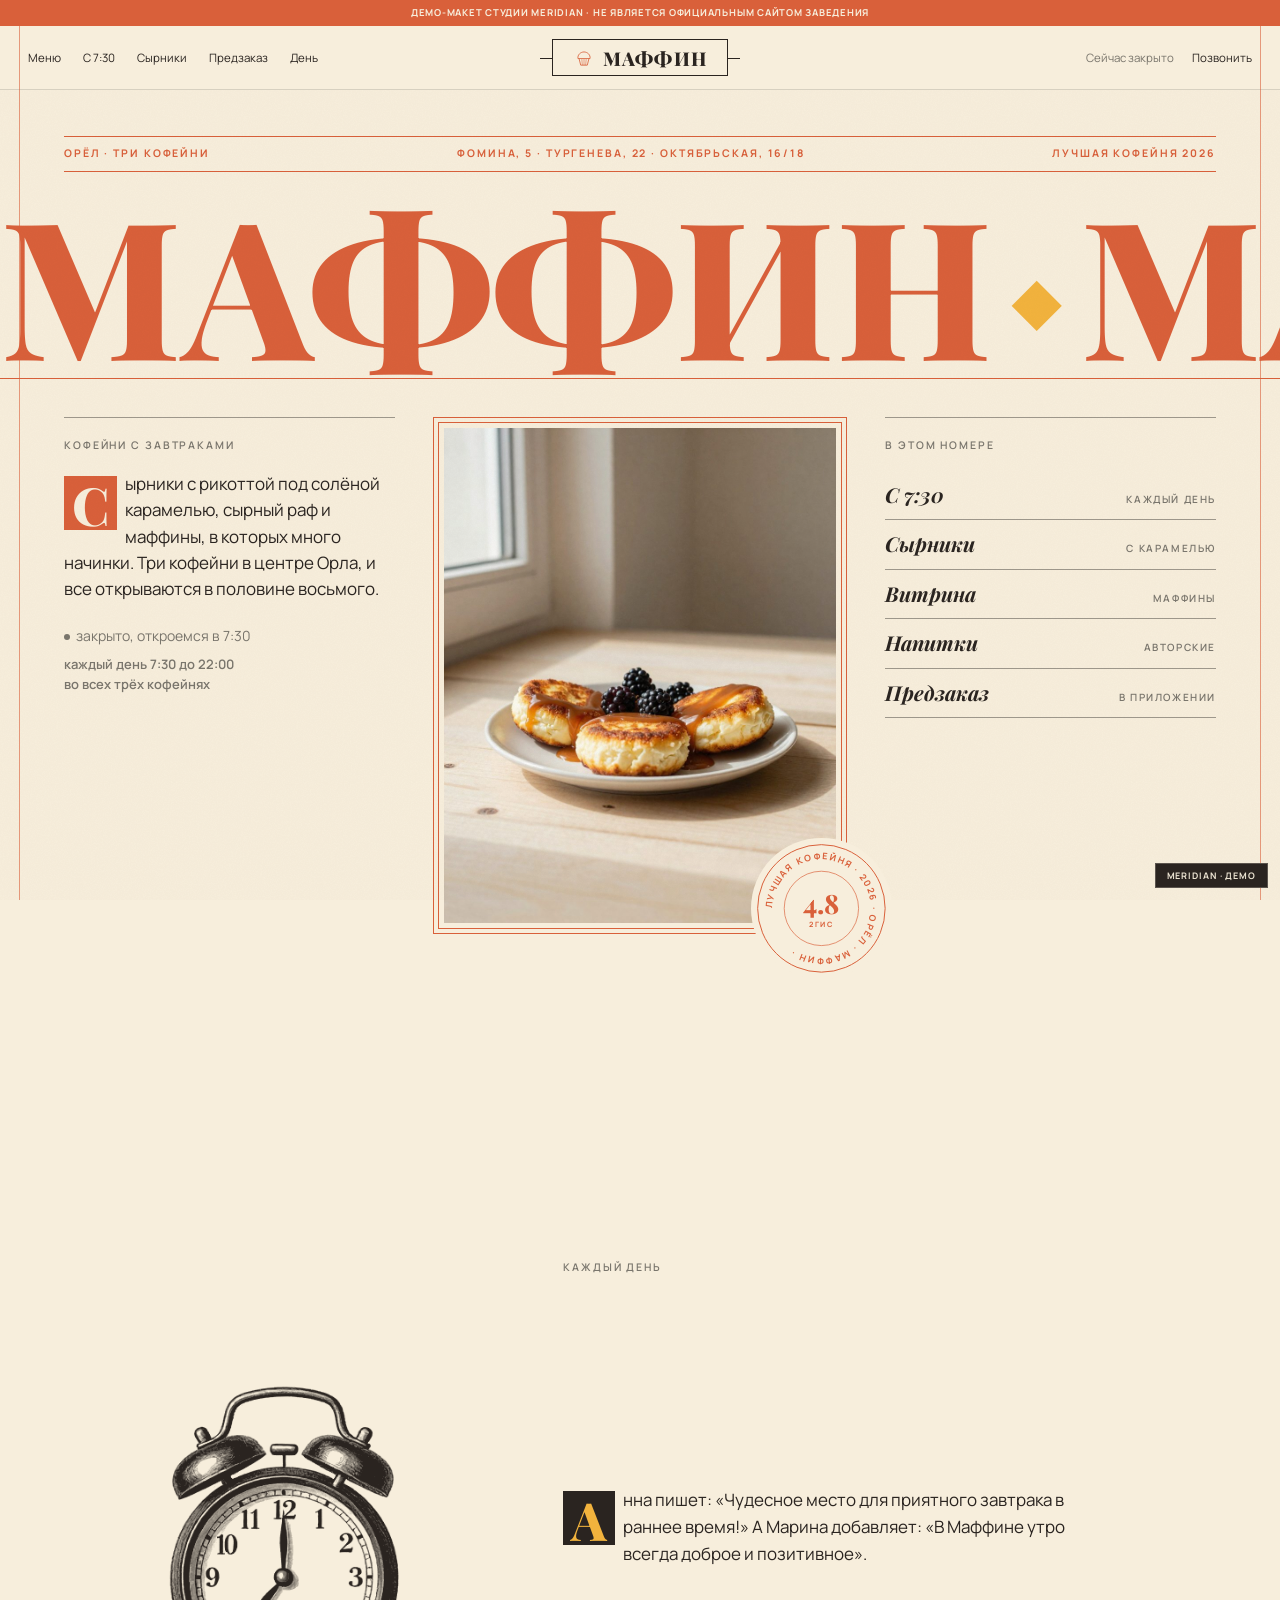
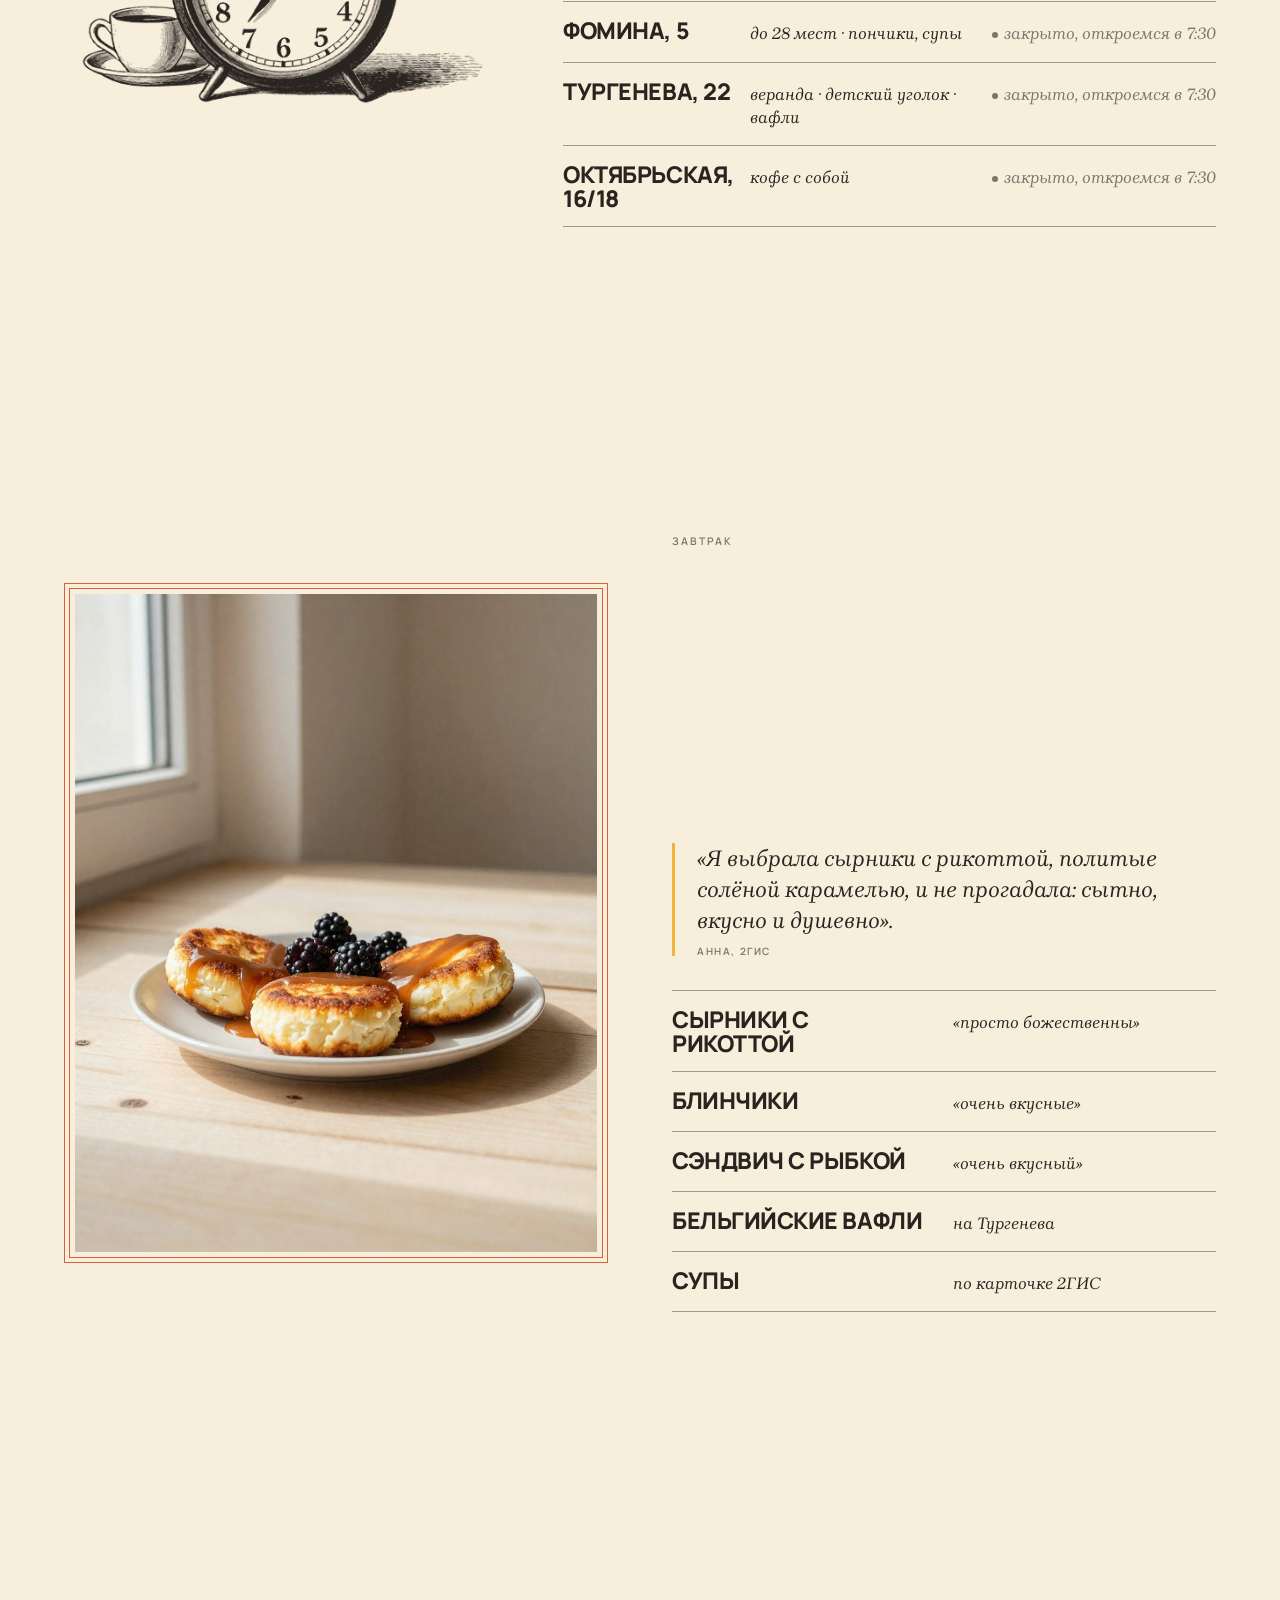
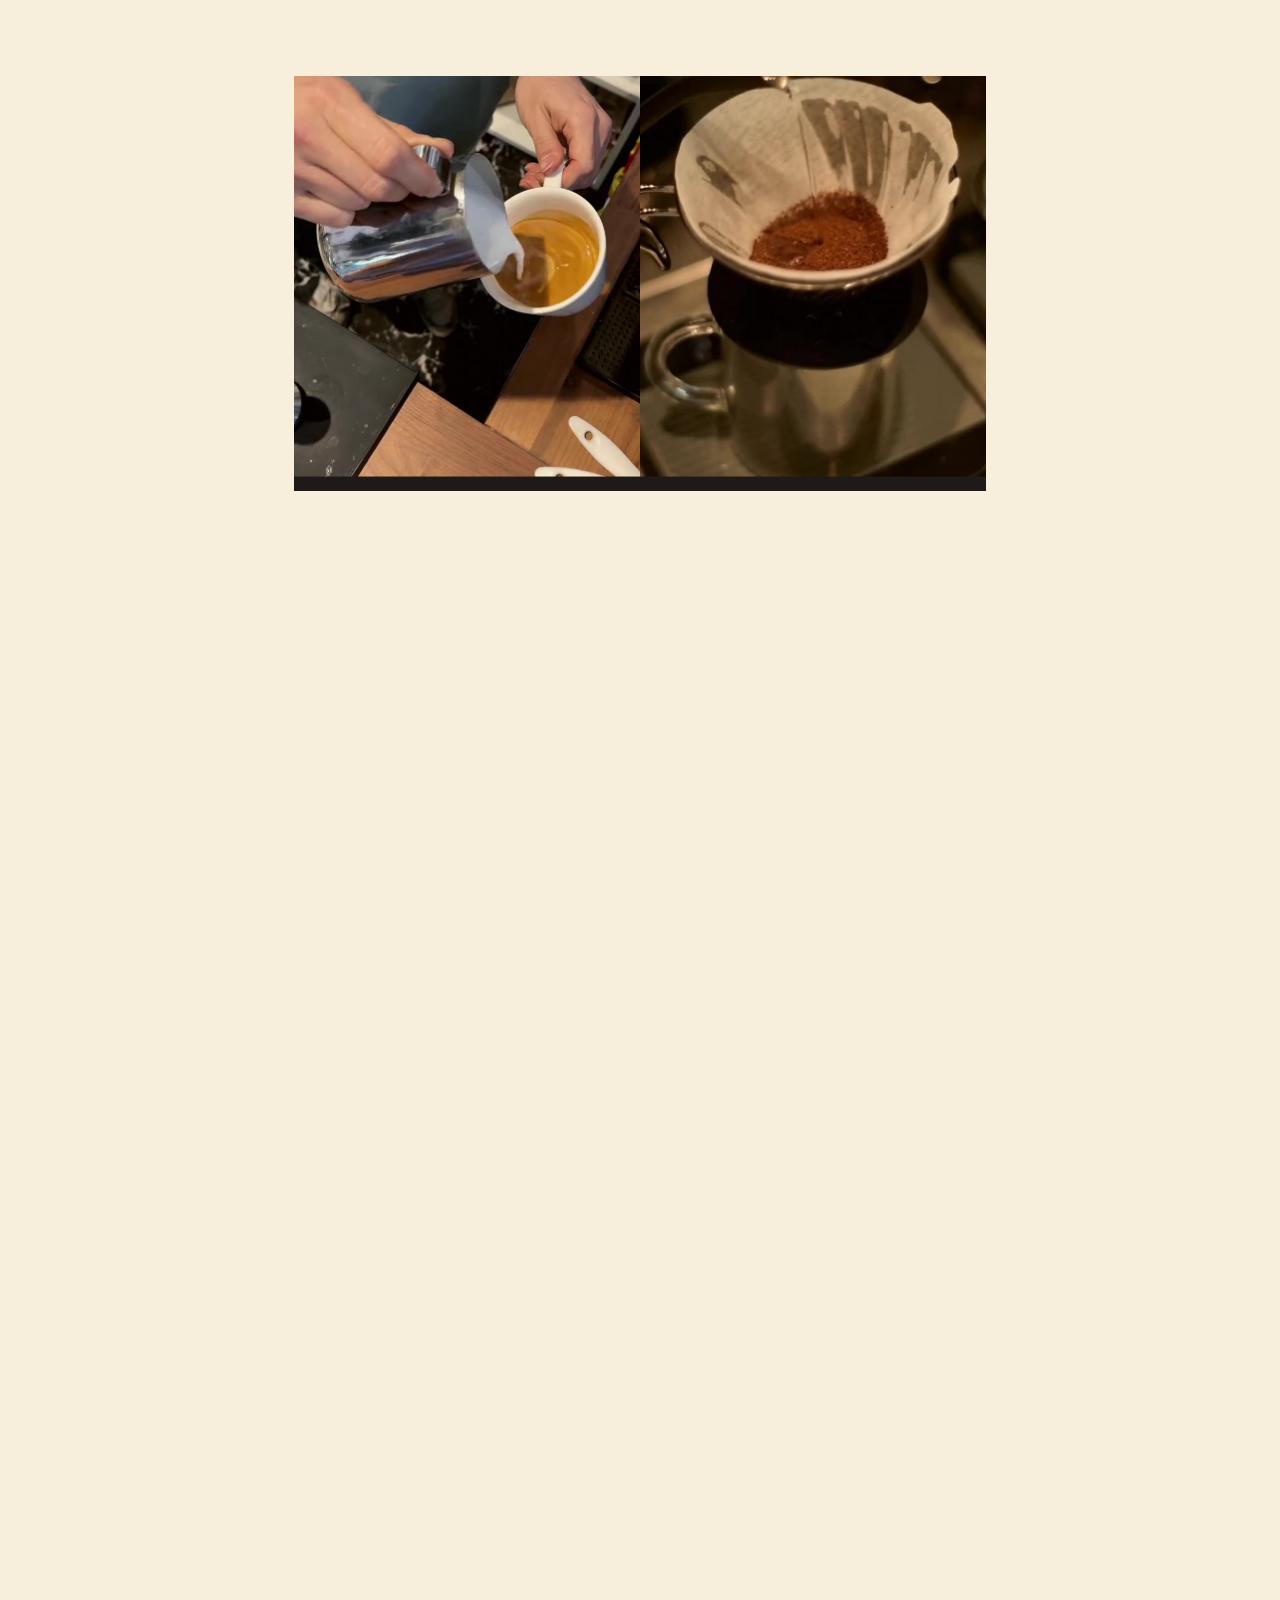
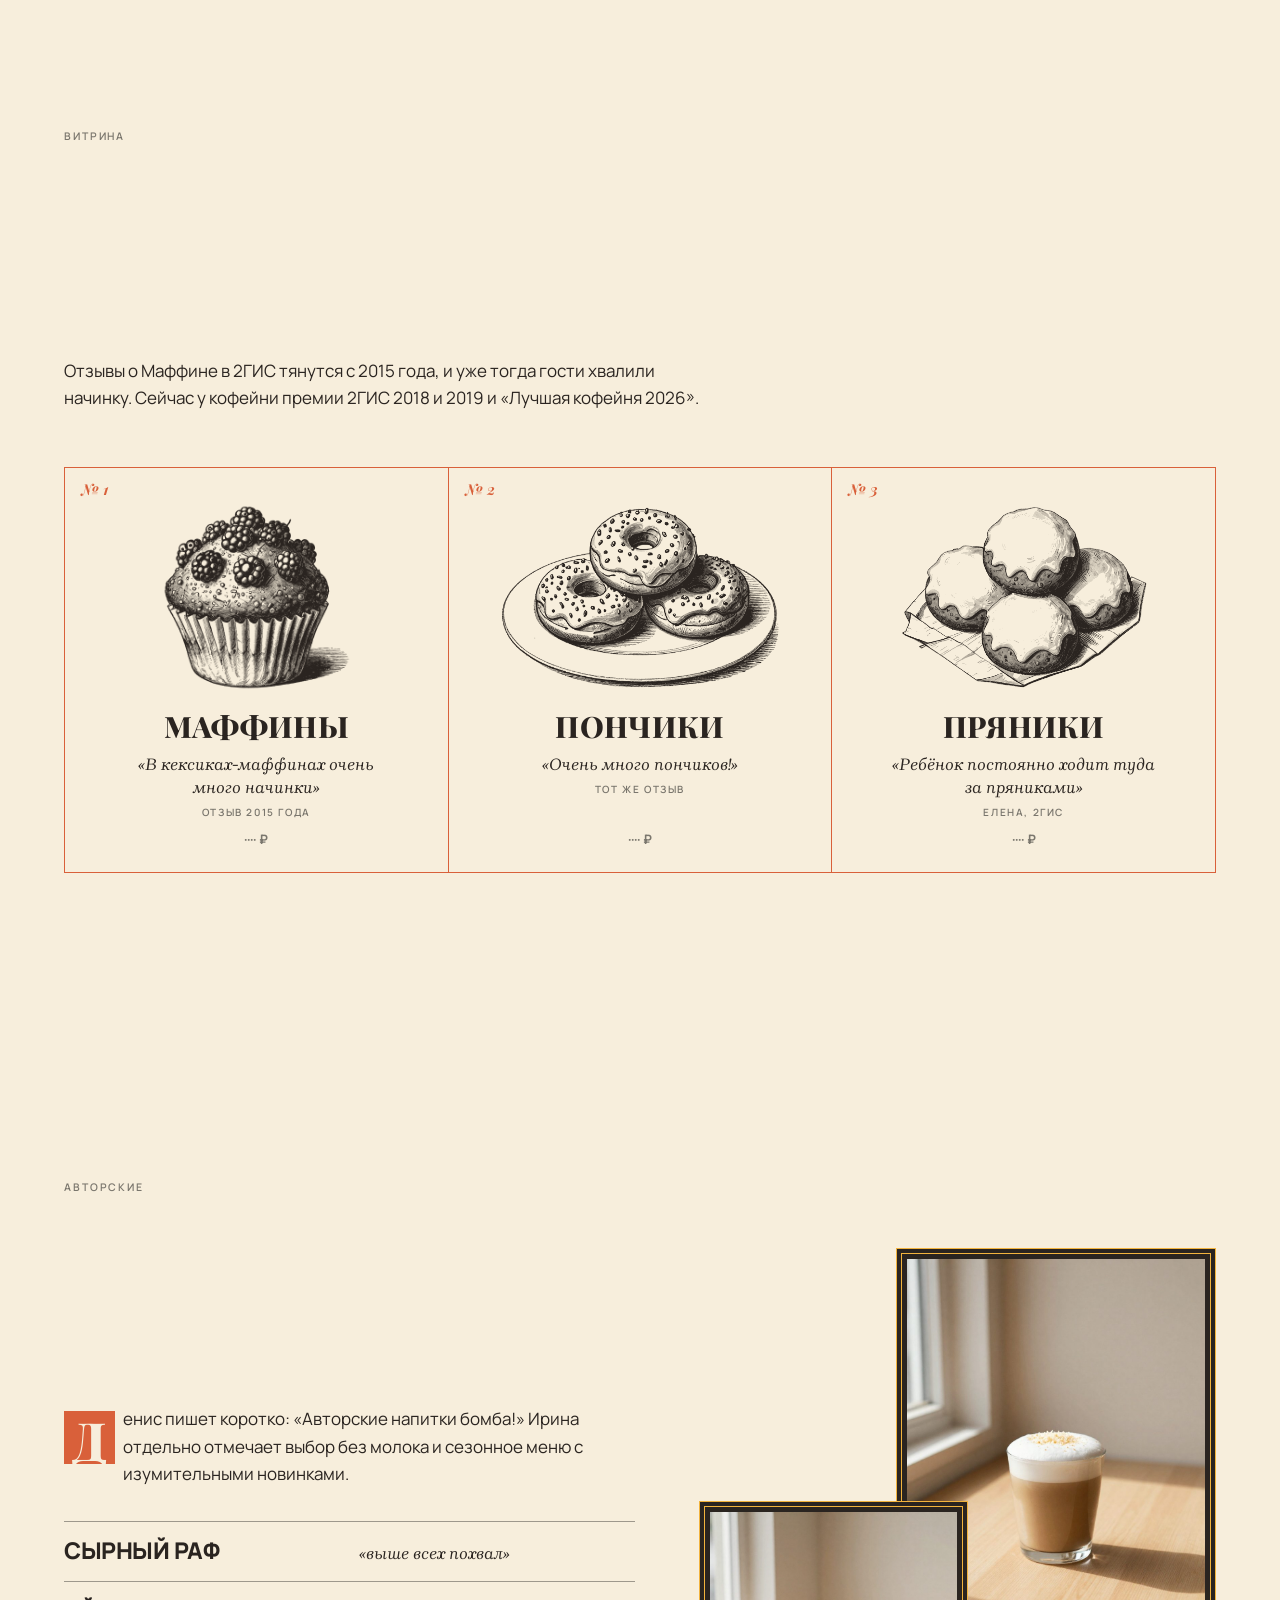
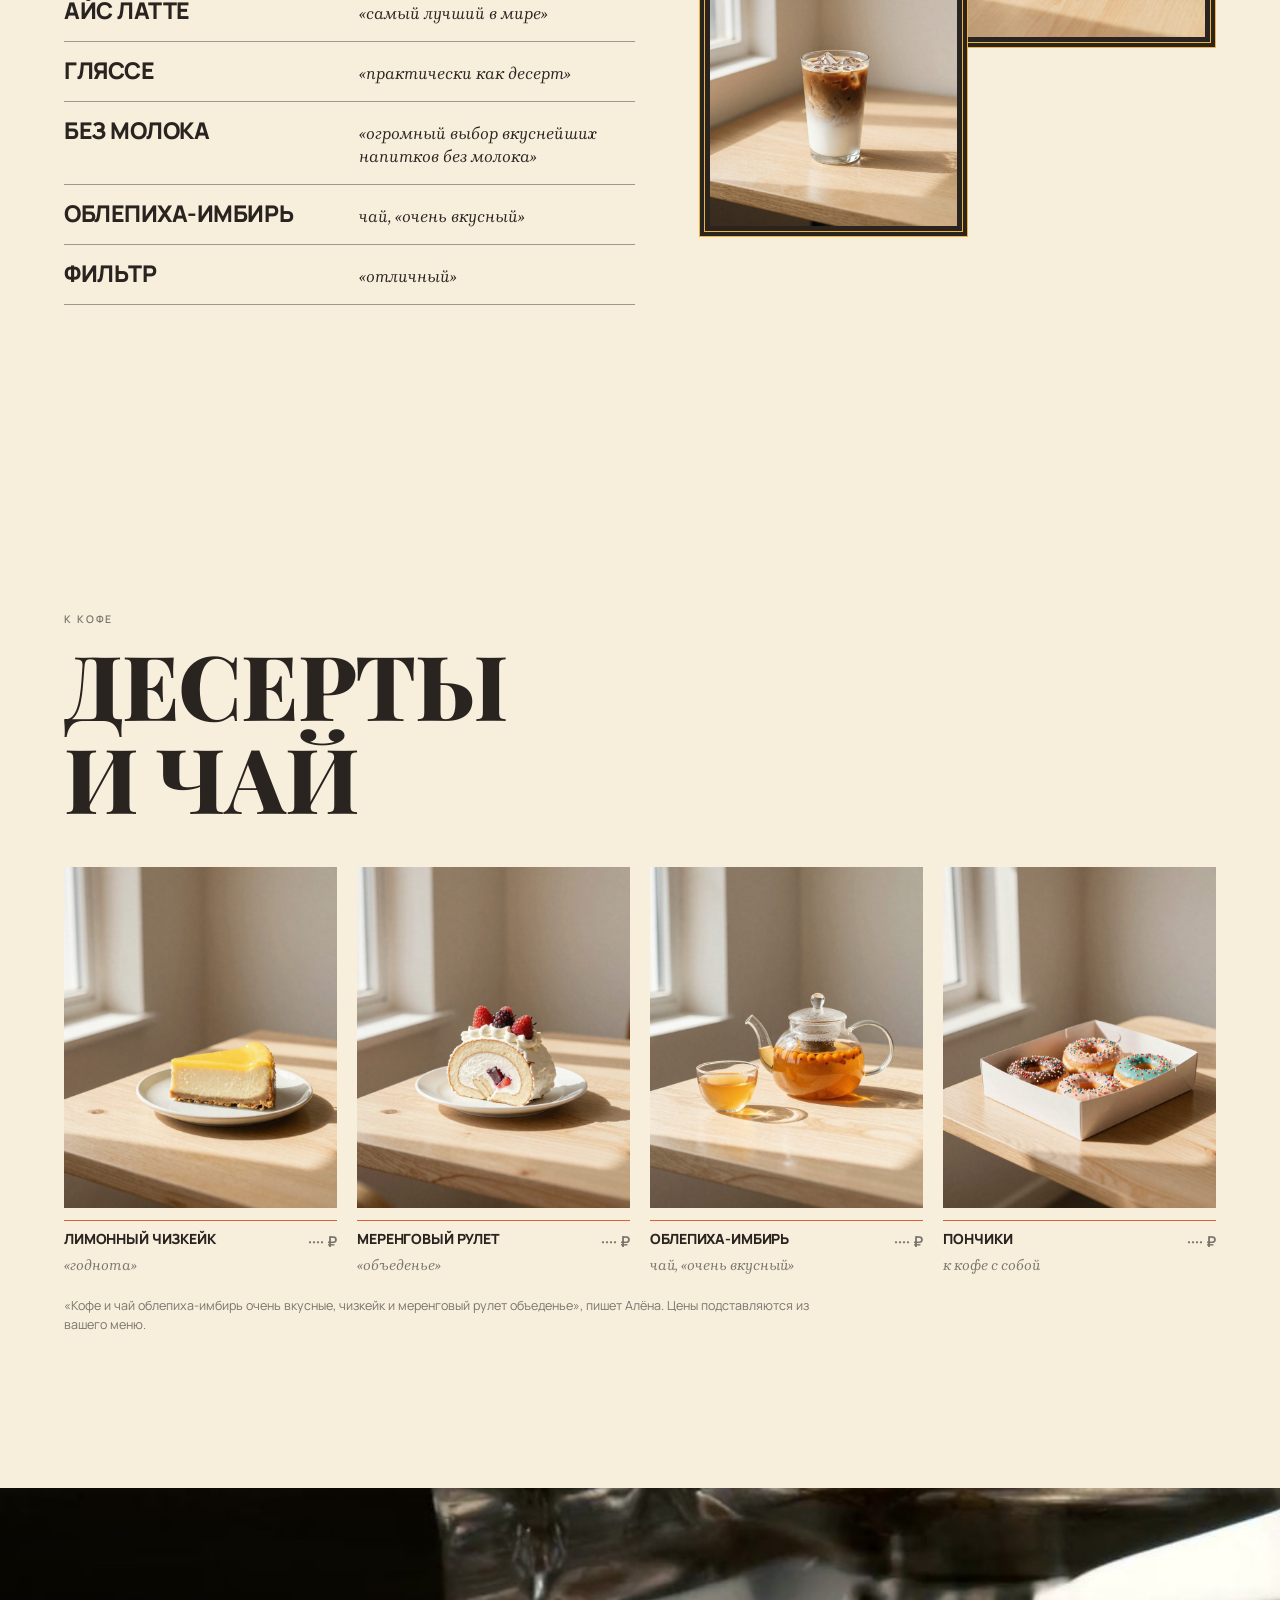
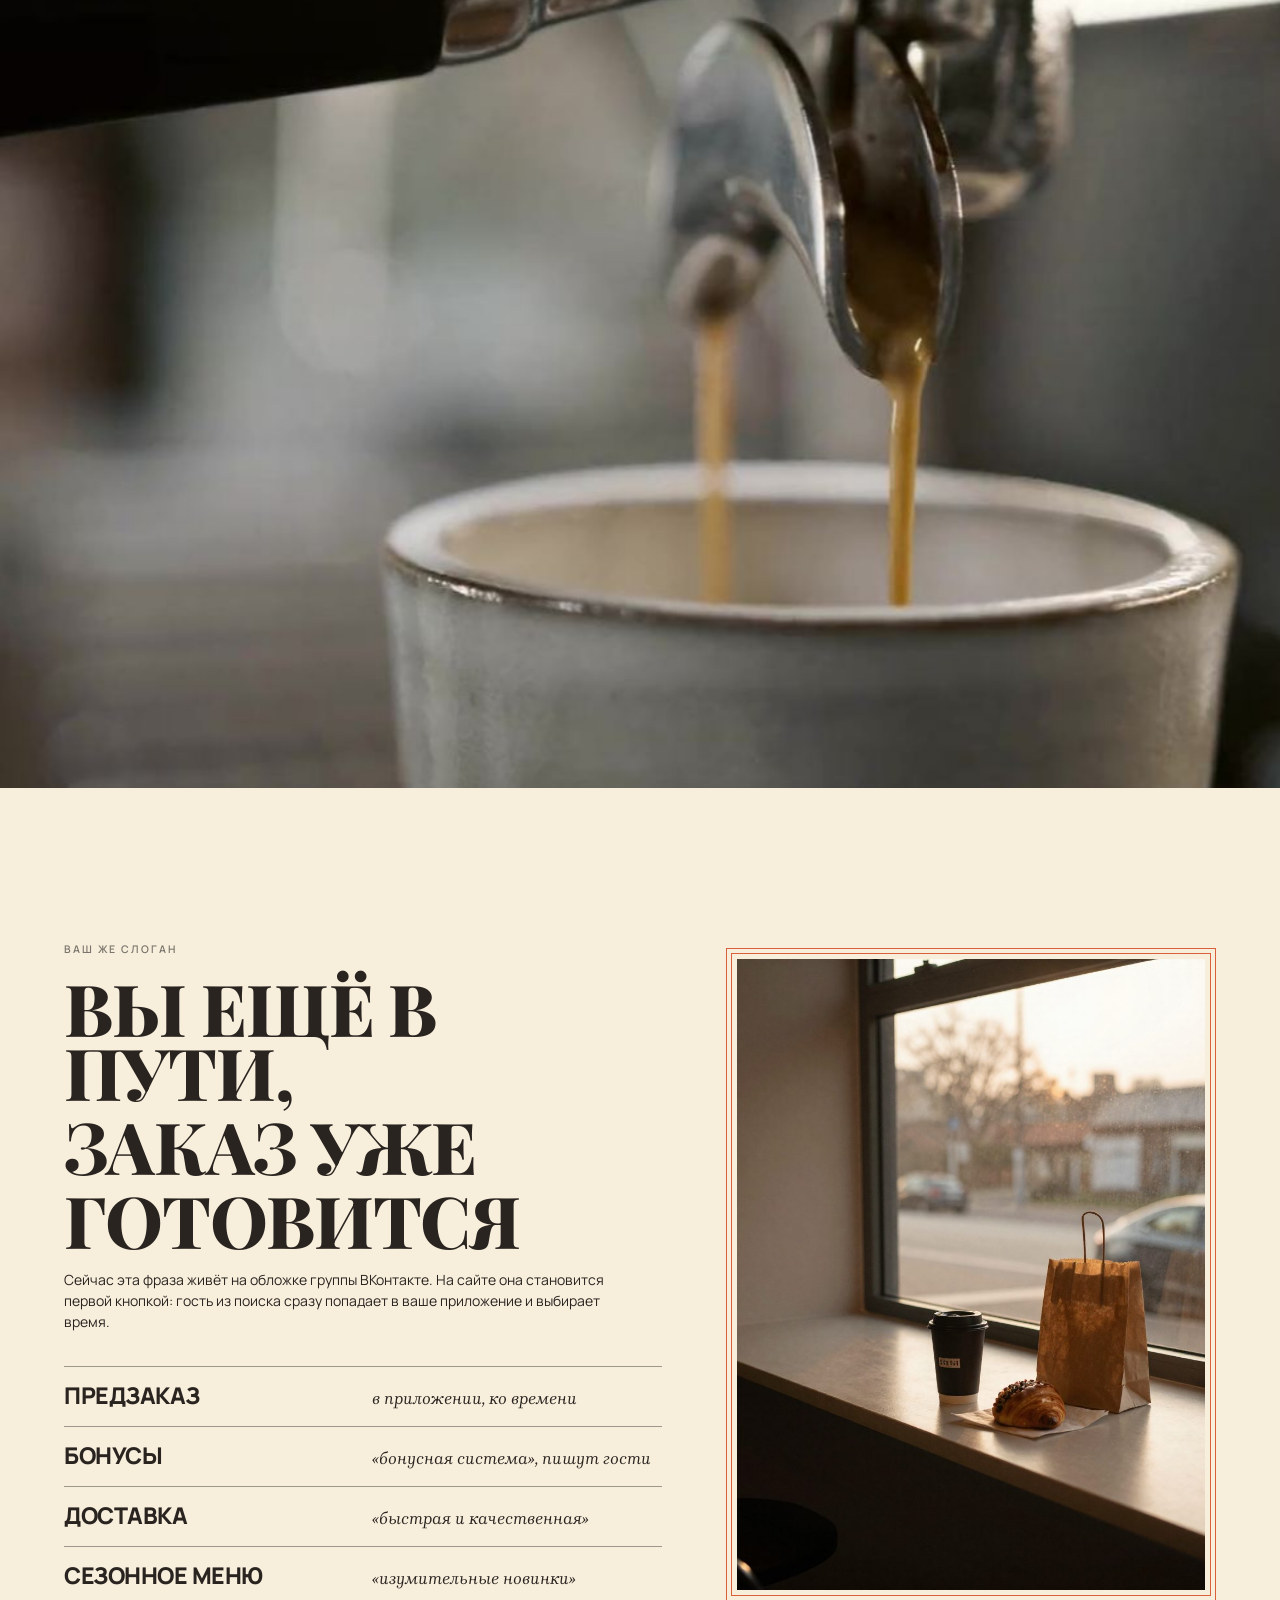
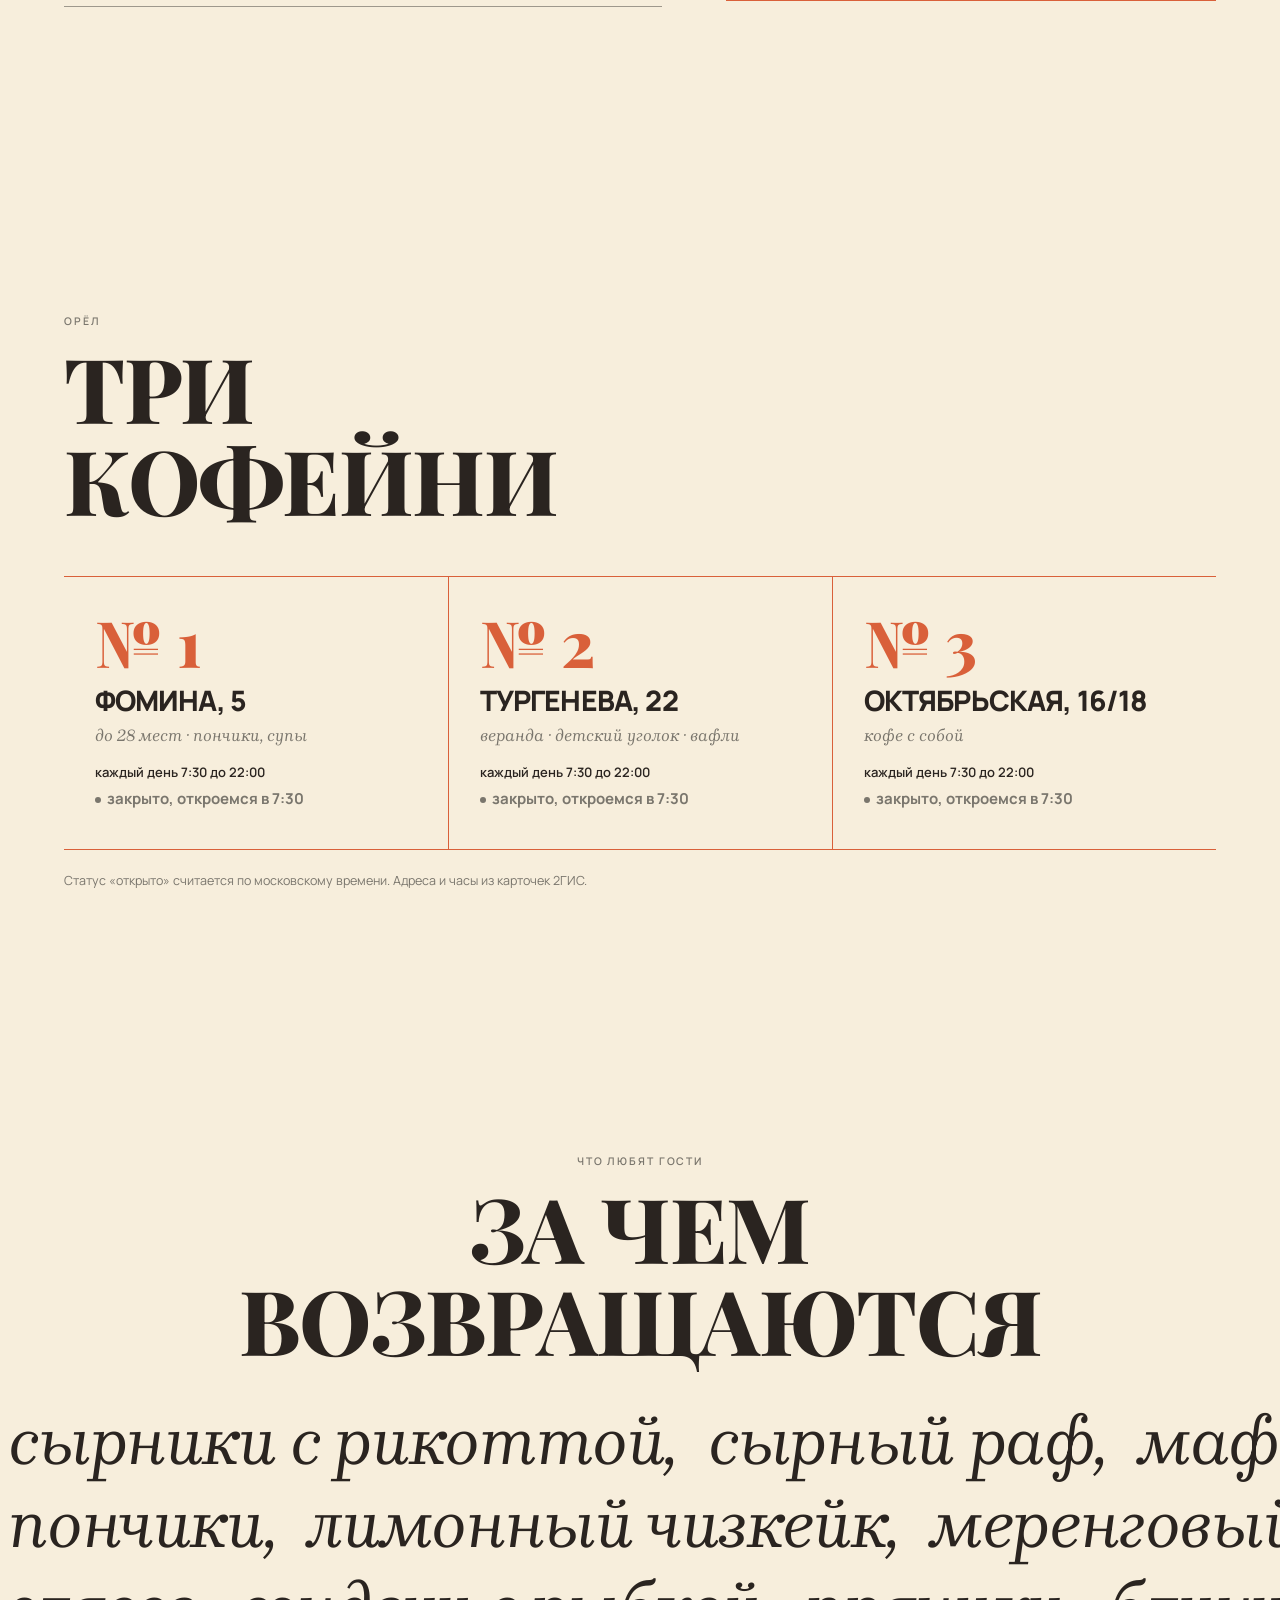
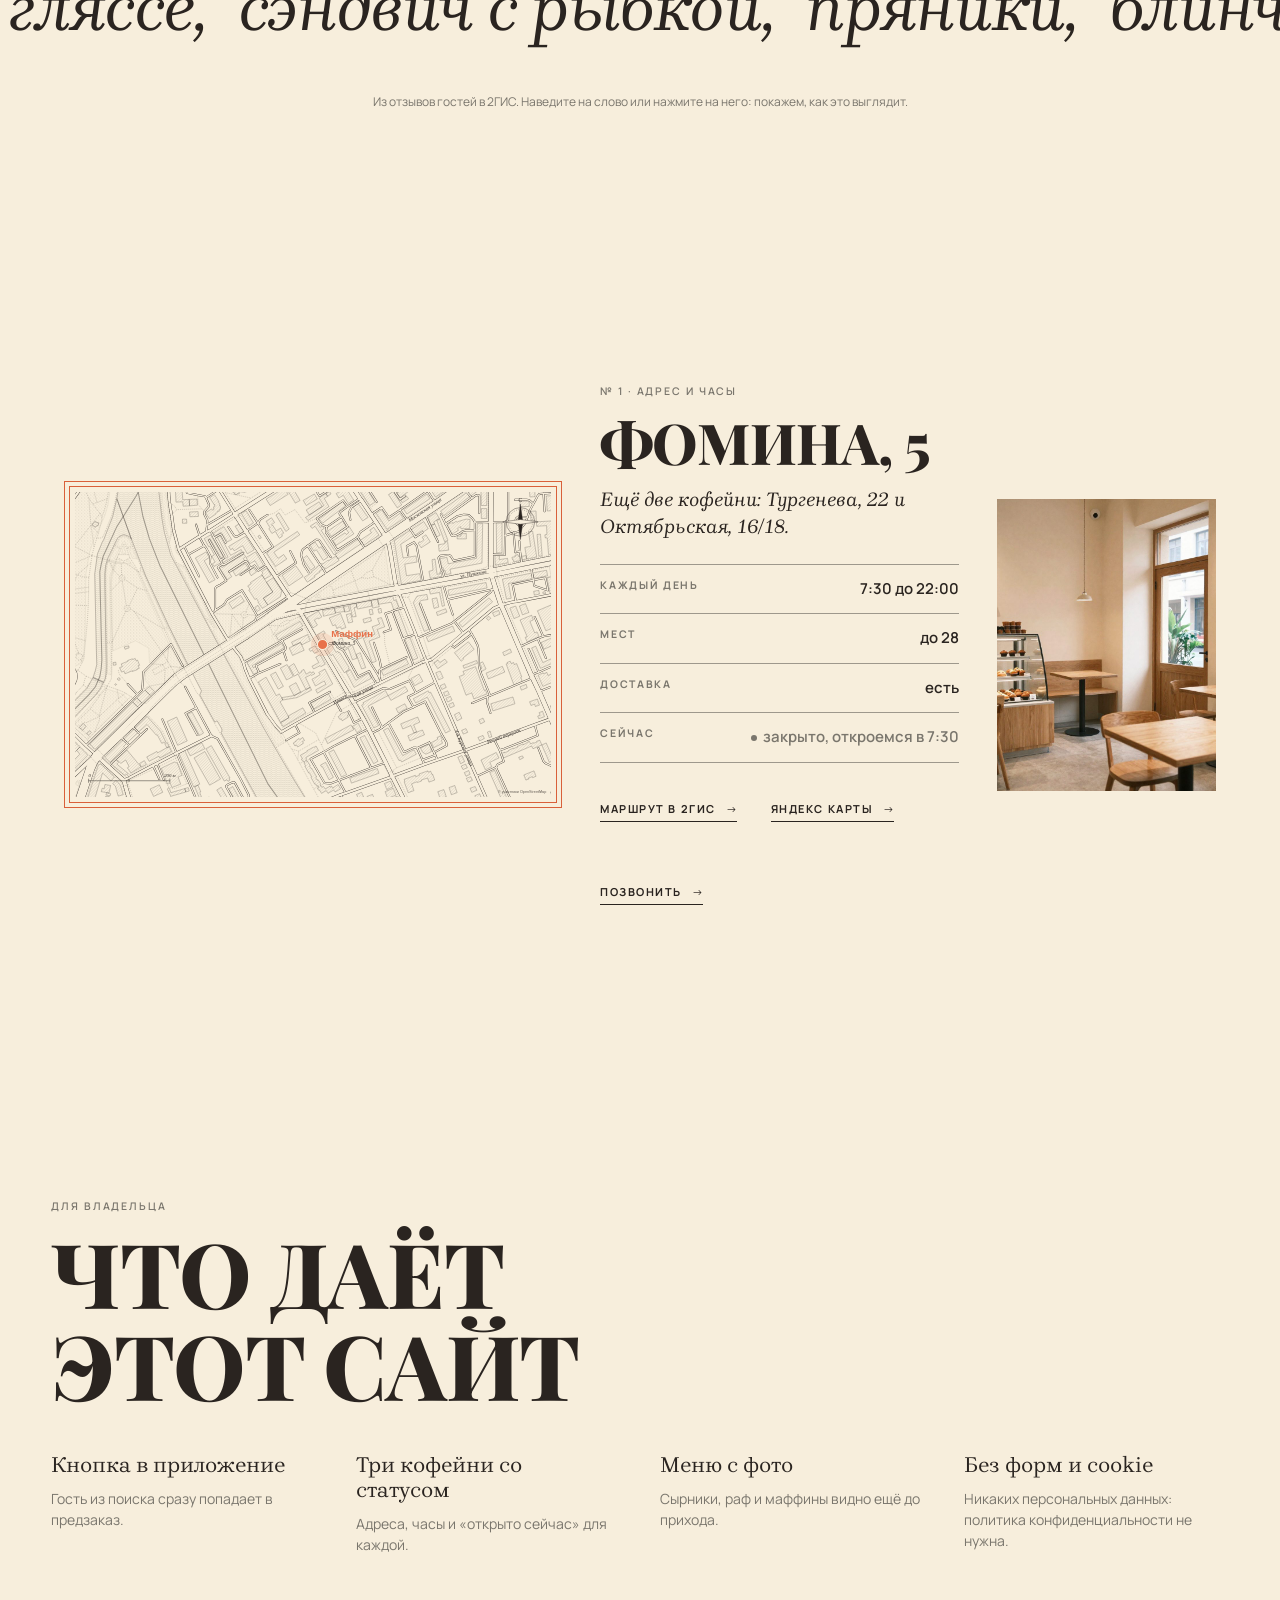
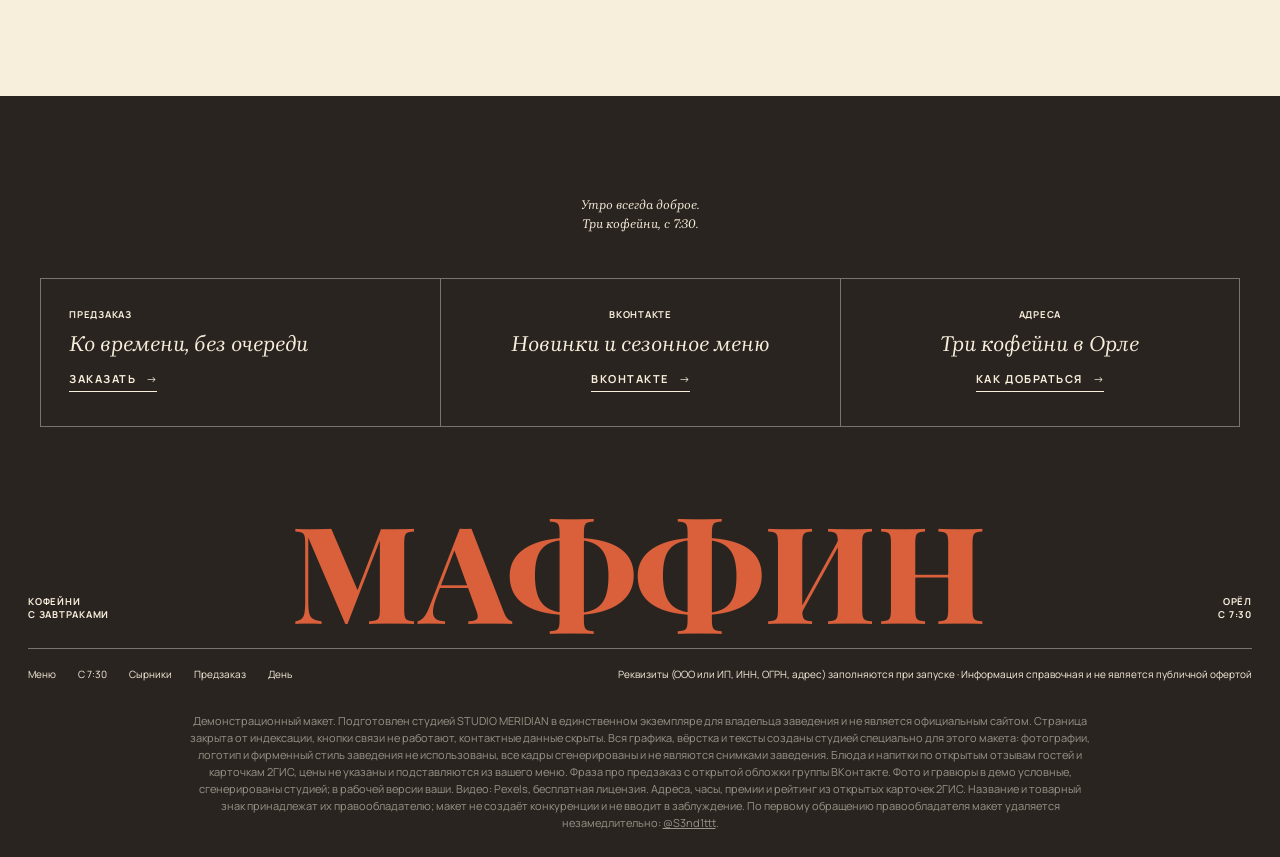
<file: index.html>
<!DOCTYPE html>
<html lang="ru" data-v="1" data-base="" class="nojs" data-tone="p">
<head>
<meta charset="UTF-8">
<meta name="viewport" content="width=device-width, initial-scale=1, viewport-fit=cover">
<meta name="robots" content="noindex, nofollow">
<title>Демо-макет сайта · STUDIO MERIDIAN</title>
<meta name="description" content="Демо-макет сайта для кофеен Маффин в Орле: с 7:30 каждый день, сырники под солёной карамелью, сырный раф, три кофейни.">
<meta name="theme-color" content="#F7EEDC">
<meta property="og:type" content="website">
<meta property="og:title" content="Демо-макет сайта · STUDIO MERIDIAN">
<meta property="og:description" content="Демо-макет сайта для кофеен Маффин в Орле: с 7:30 каждый день, сырники под солёной карамелью, сырный раф, три кофейни.">
<meta property="og:url" content="https://sasakolpakoh227-a11y.github.io/muffin/">
<meta property="og:image" content="https://sasakolpakoh227-a11y.github.io/muffin/img/og.jpg?v=1">
<link rel="icon" href="data:image/svg+xml,%3Csvg xmlns='http://www.w3.org/2000/svg' viewBox='0 0 40 40'%3E%3Crect width='40' height='40' rx='9' fill='%23F2B33D'/%3E%3Cpath d='M9 21c-1-7 5-12 11-12s12 5 11 12z' fill='%23E8714A'/%3E%3Cpath d='M11 21l3 12h12l3-12z' fill='%232A2420'/%3E%3C/svg%3E">
<link rel="preload" href="fonts/playfair.woff2" as="font" type="font/woff2" crossorigin>
<link rel="preload" href="fonts/manrope.woff2" as="font" type="font/woff2" crossorigin>
<link rel="preload" href="fonts/brygada-italic.woff2" as="font" type="font/woff2" crossorigin>
<link rel="stylesheet" href="skin.css?v=3e9a153c">
<link rel="stylesheet" href="venue.css?v=310f620d">
<noscript><style>.curtain{display:none}</style></noscript>
</head>
<body>
<p class="demo-strip">Демо-макет студии MERIDIAN · не является официальным сайтом заведения</p>
<div class="curtain" aria-hidden="true"><p class="wm" style="--wn:6"><span style="--i:0">м</span><span style="--i:1">а</span><span style="--i:2">ф</span><span style="--i:3">ф</span><span style="--i:4">и</span><span style="--i:5">н</span></p><div class="pic"><div class="pi"><img src="img/f-syrniki.jpg?v=1" alt="" decoding="async" width="896" height="1120"></div></div></div>
<div class="veil" aria-hidden="true"></div>
<header class="top">
  <nav class="nav" aria-label="Разделы"><a href="menu/">Меню</a><a href="#rano">С 7:30</a><a href="#syrniki">Сырники</a><a href="#predzakaz">Предзаказ</a><a href="den/">День</a></nav>
  <button class="burger" type="button" aria-expanded="false" aria-controls="menu">Меню</button>
  <a class="logo" href="" aria-label="Маффин, на главную"><svg class="lamp" viewBox="0 0 40 40" aria-hidden="true"><path d="M9 21c-1-7 5-12 11-12s12 5 11 12z" fill="none" stroke="currentColor" stroke-width="1.5"/><path d="M11 21l3 12h12l3-12" fill="none" stroke="currentColor" stroke-width="1.5"/><path d="M16 22l1 11M20 22v11M24 22l-1 11" stroke="currentColor" stroke-width="1"/></svg><span>маффин</span></a>
  <div class="right"><span class="now" data-now></span><button type="button" data-hint="Телефон скрыт в демо. В рабочей версии кнопка сразу набирает номер.">Позвонить</button></div>
</header>
<div class="menu" id="menu" hidden><nav aria-label="Меню"><a href="menu/">Меню</a><a href="#rano">С 7:30</a><a href="#syrniki">Сырники</a><a href="#predzakaz">Предзаказ</a><a href="den/">День</a></nav></div>
<main>

  <section class="hero sl-mast" data-bg="p">
    <div class="sl-rule rv-f"><span>Орёл · три кофейни</span><span>Фомина, 5 · Тургенева, 22 · Октябрьская, 16/18</span><span>Лучшая кофейня 2026</span></div>
    <h1 class="sl-name"><span class="vh">Маффин</span><span class="sl-mq" aria-hidden="true"><span>Маффин<i>◆</i>Маффин<i>◆</i>Маффин<i>◆</i>Маффин<i>◆</i>Маффин<i>◆</i>Маффин<i>◆</i></span><span>Маффин<i>◆</i>Маффин<i>◆</i>Маффин<i>◆</i>Маффин<i>◆</i>Маффин<i>◆</i>Маффин<i>◆</i></span></span></h1>
    <div class="sl-cols">
      <div class="sl-c1 rv-f"><p class="kick">Кофейни с завтраками</p><p class="sl-dc">Сырники с рикоттой под солёной карамелью, сырный раф и маффины, в которых много начинки. Три кофейни в центре Орла, и все открываются в половине восьмого.</p><p class="zst"><span class="st" data-open="7.5" data-close="22" data-open-we="7.5" data-close-we="22"></span></p><p class="sl-hrs">каждый день 7:30 до 22:00<br>во всех трёх кофейнях</p></div>
      <figure class="sl-frame sl-c2 rv-f"><img src="img/f-syrniki.jpg?v=1" alt="Сырники с рикоттой под солёной карамелью" decoding="async" width="896" height="1120"><svg class="sl-stamp" viewBox="0 0 200 200" aria-hidden="true"><defs><path id="slc" d="M100 100m-74 0a74 74 0 1 1 148 0a74 74 0 1 1-148 0"/></defs><circle cx="100" cy="100" r="96" fill="none" stroke="currentColor" stroke-width="1.5"/><circle cx="100" cy="100" r="56" fill="none" stroke="currentColor" stroke-width="1"/><text><textPath href="#slc" startOffset="0">лучшая кофейня · 2026 · орёл · маффин ·</textPath></text><text class="n" x="100" y="108" text-anchor="middle">4.8</text><text class="s" x="100" y="128" text-anchor="middle">2ГИС</text></svg></figure>
      <div class="sl-c3 rv-f"><p class="kick">В этом номере</p><ol class="sl-toc"><li><a href="#rano"><b>С 7:30</b><span>каждый день</span></a></li><li><a href="#syrniki"><b>Сырники</b><span>с карамелью</span></a></li><li><a href="#vitrina"><b>Витрина</b><span>маффины</span></a></li><li><a href="#napitki"><b>Напитки</b><span>авторские</span></a></li><li><a href="#predzakaz"><b>Предзаказ</b><span>в приложении</span></a></li></ol></div>
    </div>
    <div class="hbtns rv-f"><a class="btn" href="menu/">Меню</a><button class="btn" type="button" data-hint="В рабочей версии кнопка открывает ваше приложение с предзаказом.">Предзаказ</button><a class="btn" href="#tochki">Три кофейни</a></div>
  </section>
  <section class="sl-sec mr2" data-bg="k" id="rano">
    <figure class="mr2-eng"><img src="img/g-alarm.png?v=1" alt="Гравюра: будильник и чашка кофе" loading="lazy" decoding="async"></figure>
    <div class="mr2-txt">
      <p class="kick">Каждый день</p>
      <h2 class="cap l rv"><span class="ln"><span>Открыты</span></span><span class="ln"><span>с 7:30</span></span></h2>
      <p class="sl-dc">Анна пишет: «Чудесное место для приятного завтрака в раннее время!» А Марина добавляет: «В Маффине утро всегда доброе и позитивное».</p>
      <ul class="rows mr2-pts"><li><b>Фомина, 5</b><span>до 28 мест · пончики, супы</span><em><span class="st" data-open="7.5" data-close="22" data-open-we="7.5" data-close-we="22"></span></em></li><li><b>Тургенева, 22</b><span>веранда · детский уголок · вафли</span><em><span class="st" data-open="7.5" data-close="22" data-open-we="7.5" data-close-we="22"></span></em></li><li><b>Октябрьская, 16/18</b><span>кофе с собой</span><em><span class="st" data-open="7.5" data-close="22" data-open-we="7.5" data-close-we="22"></span></em></li></ul>
    </div>
  </section>
  <section class="sl-sec ms" data-bg="p" id="syrniki">
    <figure class="sl-frame ms-pic"><img src="img/f-syrniki.jpg?v=1" alt="Сырники с рикоттой под солёной карамелью" loading="lazy" decoding="async" width="896" height="1120"></figure>
    <div class="ms-txt">
      <p class="kick">Завтрак</p>
      <h2 class="cap l rv"><span class="ln"><span>Сырники</span></span><span class="ln"><span>под карамелью</span></span></h2>
      <blockquote class="ms-q"><p>«Я выбрала сырники с рикоттой, политые солёной карамелью, и не прогадала: сытно, вкусно и душевно».</p><cite>Анна, 2ГИС</cite></blockquote>
      <ul class="rows"><li><b>Сырники с рикоттой</b><span>«просто божественны»</span></li><li><b>Блинчики</b><span>«очень вкусные»</span></li><li><b>Сэндвич с рыбкой</b><span>«очень вкусный»</span></li><li><b>Бельгийские вафли</b><span>на Тургенева</span></li><li><b>Супы</b><span>по карточке 2ГИС</span></li></ul>
    </div>
  </section>
  <section class="duo" data-bg="g" aria-label="Бариста за работой">
    <div class="stick"><div class="pair">
      <figure class="px"><video data-src="video/v-latte.mp4" poster="img/v-latte.jpg?v=1" muted loop playsinline preload="none" width="750" height="900" aria-label="Бариста рисует латте-арт"></video></figure>
      <figure class="px"><video data-src="video/v-pour.mp4" poster="img/v-pour.jpg?v=1" muted loop playsinline preload="none" width="750" height="900" aria-label="Кофе заваривают в воронке"></video></figure>
    </div></div>
  </section>
  <section class="sl-sec" data-bg="l" id="vitrina">
    <div class="sl-head">
      <p class="kick">Витрина</p>
      <h2 class="cap l rv"><span class="ln"><span>Много</span></span><span class="ln"><span>начинки</span></span></h2>
      <p class="lead">Отзывы о Маффине в 2ГИС тянутся с 2015 года, и уже тогда гости хвалили начинку. Сейчас у кофейни премии 2ГИС 2018 и 2019 и «Лучшая кофейня 2026».</p>
    </div>
    <div class="sl-plates"><article class="sl-plate"><figure><img src="img/g-muffin.png?v=1" alt="Гравюра: маффины" loading="lazy" decoding="async"></figure><p class="sl-no">№ 1</p><h3>Маффины</h3><p class="sq">«В кексиках‑маффинах очень много начинки»</p><p class="sw">отзыв 2015 года</p><p class="pr">···· ₽</p></article><article class="sl-plate"><figure><img src="img/g-donut.png?v=1" alt="Гравюра: пончики" loading="lazy" decoding="async"></figure><p class="sl-no">№ 2</p><h3>Пончики</h3><p class="sq">«Очень много пончиков!»</p><p class="sw">тот же отзыв</p><p class="pr">···· ₽</p></article><article class="sl-plate"><figure><img src="img/g-gingerbread.png?v=1" alt="Гравюра: пряники" loading="lazy" decoding="async"></figure><p class="sl-no">№ 3</p><h3>Пряники</h3><p class="sq">«Ребёнок постоянно ходит туда за пряниками»</p><p class="sw">Елена, 2ГИС</p><p class="pr">···· ₽</p></article></div>
  </section>
  <section class="sl-sec mn" data-bg="g" id="napitki">
    <div class="mn-txt">
      <p class="kick">Авторские</p>
      <h2 class="cap l rv"><span class="ln"><span>Напитки</span></span><span class="ln"><span>бомба</span></span></h2>
      <p class="sl-dc">Денис пишет коротко: «Авторские напитки бомба!» Ирина отдельно отмечает выбор без молока и сезонное меню с изумительными новинками.</p>
      <ul class="rows"><li><b>Сырный раф</b><span>«выше всех похвал»</span></li><li><b>Айс латте</b><span>«самый лучший в мире»</span></li><li><b>Гляссе</b><span>«практически как десерт»</span></li><li><b>Без молока</b><span>«огромный выбор вкуснейших напитков без молока»</span></li><li><b>Облепиха‑имбирь</b><span>чай, «очень вкусный»</span></li><li><b>Фильтр</b><span>«отличный»</span></li></ul>
    </div>
    <div class="mn-pics">
      <figure class="sl-frame a"><img src="img/f-raf.jpg?v=1" alt="Сырный раф с густой пенкой" loading="lazy" decoding="async" width="896" height="1120"></figure>
      <figure class="sl-frame b"><img src="img/f-icelatte.jpg?v=1" alt="Айс латте" loading="lazy" decoding="async" width="896" height="1120"></figure>
    </div>
  </section>
  <section class="kart" data-bg="p" id="deserty">
    <p class="kick">К кофе</p>
    <h2 class="cap l rv"><span class="ln"><span>Десерты</span></span><span class="ln"><span>и чай</span></span></h2>
    <div class="kg"><figure><div class="kp px"><img src="img/f-cheesecake.jpg?v=1" alt="Лимонный чизкейк" loading="lazy" decoding="async" width="896" height="1120"></div><figcaption><b>Лимонный чизкейк</b><span>«годнота»</span><em>···· ₽</em></figcaption></figure><figure><div class="kp px"><img src="img/f-roll.jpg?v=1" alt="Меренговый рулет" loading="lazy" decoding="async" width="896" height="1120"></div><figcaption><b>Меренговый рулет</b><span>«объеденье»</span><em>···· ₽</em></figcaption></figure><figure><div class="kp px"><img src="img/f-tea.jpg?v=1" alt="Облепиха‑имбирь" loading="lazy" decoding="async" width="896" height="1120"></div><figcaption><b>Облепиха‑имбирь</b><span>чай, «очень вкусный»</span><em>···· ₽</em></figcaption></figure><figure><div class="kp px"><img src="img/f-donuts.jpg?v=1" alt="Пончики" loading="lazy" decoding="async" width="896" height="1120"></div><figcaption><b>Пончики</b><span>к кофе с собой</span><em>···· ₽</em></figcaption></figure></div>
    <p class="fn2">«Кофе и чай облепиха‑имбирь очень вкусные, чизкейк и меренговый рулет объеденье», пишет Алёна. Цены подставляются из вашего меню.</p>
  </section>
  <section class="roast" data-bg="g" aria-label="Эспрессо льётся в чашку">
    <div class="wide"><video data-src="video/v-espresso.mp4" poster="img/v-espresso.jpg?v=1" muted loop playsinline preload="none" width="1920" height="1080" aria-label="Эспрессо льётся из рожка в чашку"></video></div>
  </section>
  <section class="sl-sec mp2" data-bg="l" id="predzakaz">
    <div class="mp2-txt">
      <p class="kick">Ваш же слоган</p>
      <h2 class="cap l rv"><span class="ln"><span>Вы ещё в пути,</span></span><span class="ln"><span>заказ уже</span></span><span class="ln"><span>готовится</span></span></h2>
      <p class="lead">Сейчас эта фраза живёт на обложке группы ВКонтакте. На сайте она становится первой кнопкой: гость из поиска сразу попадает в ваше приложение и выбирает время.</p>
      <ul class="rows"><li><b>Предзаказ</b><span>в приложении, ко времени</span></li><li><b>Бонусы</b><span>«бонусная система», пишут гости</span></li><li><b>Доставка</b><span>«быстрая и качественная»</span></li><li><b>Сезонное меню</b><span>«изумительные новинки»</span></li></ul>
    </div>
    <figure class="sl-frame mp2-pic"><img src="img/f-morning.jpg?v=1" alt="Стакан кофе и пакет с выпечкой готовы на стойке ранним утром" loading="lazy" decoding="async" width="864" height="1152"></figure>
  </section>
  <section class="sl-sec mt3" data-bg="p" id="tochki">
    <div class="sl-head"><p class="kick">Орёл</p><h2 class="cap l rv"><span class="ln"><span>Три</span></span><span class="ln"><span>кофейни</span></span></h2></div>
    <div class="mt3-list"><article><p class="mt3-n">№ 1</p><h3>Фомина, 5</h3><p class="mt3-k">до 28 мест · пончики, супы</p><p class="mt3-h">каждый день 7:30 до 22:00</p><p class="mt3-s"><span class="st" data-open="7.5" data-close="22" data-open-we="7.5" data-close-we="22"></span></p></article><article><p class="mt3-n">№ 2</p><h3>Тургенева, 22</h3><p class="mt3-k">веранда · детский уголок · вафли</p><p class="mt3-h">каждый день 7:30 до 22:00</p><p class="mt3-s"><span class="st" data-open="7.5" data-close="22" data-open-we="7.5" data-close-we="22"></span></p></article><article><p class="mt3-n">№ 3</p><h3>Октябрьская, 16/18</h3><p class="mt3-k">кофе с собой</p><p class="mt3-h">каждый день 7:30 до 22:00</p><p class="mt3-s"><span class="st" data-open="7.5" data-close="22" data-open-we="7.5" data-close-we="22"></span></p></article></div>
    <p class="fn2">Статус «открыто» считается по московскому времени. Адреса и часы из карточек 2ГИС.</p>
  </section>
  <section class="playlist" data-bg="l">
    <p class="kick">Что любят гости</p>
    <h2 class="cap l rv"><span class="ln"><span>За чем</span></span><span class="ln"><span>возвращаются</span></span></h2>
    <div class="mqs" aria-label="Любимые позиции гостей"><div class="mq"><div class="mqi"><span class="tr" data-c="syr">сырники с рикоттой,</span> <span class="tr" data-c="raf">сырный раф,</span> <span class="tr" data-c="muf">маффины,</span> <span class="tr" data-c="ice">айс латте,</span> <span class="tr" data-c="don">пончики,</span> <span class="tr" data-c="che">лимонный чизкейк,</span> <span class="tr" data-c="rol">меренговый рулет,</span> <span class="tr" data-c="tea">облепиха‑имбирь,</span> <span class="tr" data-c="ice">гляссе,</span> <span class="tr" data-c="syr">сэндвич с рыбкой,</span> <span class="tr" data-c="muf">пряники,</span> <span class="tr" data-c="syr">блинчики,</span><span class="tr" data-c="syr">сырники с рикоттой,</span> <span class="tr" data-c="raf">сырный раф,</span> <span class="tr" data-c="muf">маффины,</span> <span class="tr" data-c="ice">айс латте,</span> <span class="tr" data-c="don">пончики,</span> <span class="tr" data-c="che">лимонный чизкейк,</span> <span class="tr" data-c="rol">меренговый рулет,</span> <span class="tr" data-c="tea">облепиха‑имбирь,</span> <span class="tr" data-c="ice">гляссе,</span> <span class="tr" data-c="syr">сэндвич с рыбкой,</span> <span class="tr" data-c="muf">пряники,</span> <span class="tr" data-c="syr">блинчики,</span></div></div><div class="mq rev"><div class="mqi"><span class="tr" data-c="don">пончики,</span> <span class="tr" data-c="che">лимонный чизкейк,</span> <span class="tr" data-c="rol">меренговый рулет,</span> <span class="tr" data-c="tea">облепиха‑имбирь,</span> <span class="tr" data-c="ice">гляссе,</span> <span class="tr" data-c="syr">сэндвич с рыбкой,</span> <span class="tr" data-c="muf">пряники,</span> <span class="tr" data-c="syr">блинчики,</span> <span class="tr" data-c="syr">сырники с рикоттой,</span> <span class="tr" data-c="raf">сырный раф,</span> <span class="tr" data-c="muf">маффины,</span> <span class="tr" data-c="ice">айс латте,</span><span class="tr" data-c="don">пончики,</span> <span class="tr" data-c="che">лимонный чизкейк,</span> <span class="tr" data-c="rol">меренговый рулет,</span> <span class="tr" data-c="tea">облепиха‑имбирь,</span> <span class="tr" data-c="ice">гляссе,</span> <span class="tr" data-c="syr">сэндвич с рыбкой,</span> <span class="tr" data-c="muf">пряники,</span> <span class="tr" data-c="syr">блинчики,</span> <span class="tr" data-c="syr">сырники с рикоттой,</span> <span class="tr" data-c="raf">сырный раф,</span> <span class="tr" data-c="muf">маффины,</span> <span class="tr" data-c="ice">айс латте,</span></div></div><div class="mq"><div class="mqi"><span class="tr" data-c="ice">гляссе,</span> <span class="tr" data-c="syr">сэндвич с рыбкой,</span> <span class="tr" data-c="muf">пряники,</span> <span class="tr" data-c="syr">блинчики,</span> <span class="tr" data-c="syr">сырники с рикоттой,</span> <span class="tr" data-c="raf">сырный раф,</span> <span class="tr" data-c="muf">маффины,</span> <span class="tr" data-c="ice">айс латте,</span> <span class="tr" data-c="don">пончики,</span> <span class="tr" data-c="che">лимонный чизкейк,</span> <span class="tr" data-c="rol">меренговый рулет,</span> <span class="tr" data-c="tea">облепиха‑имбирь,</span><span class="tr" data-c="ice">гляссе,</span> <span class="tr" data-c="syr">сэндвич с рыбкой,</span> <span class="tr" data-c="muf">пряники,</span> <span class="tr" data-c="syr">блинчики,</span> <span class="tr" data-c="syr">сырники с рикоттой,</span> <span class="tr" data-c="raf">сырный раф,</span> <span class="tr" data-c="muf">маффины,</span> <span class="tr" data-c="ice">айс латте,</span> <span class="tr" data-c="don">пончики,</span> <span class="tr" data-c="che">лимонный чизкейк,</span> <span class="tr" data-c="rol">меренговый рулет,</span> <span class="tr" data-c="tea">облепиха‑имбирь,</span></div></div></div>
    <p class="pl-note">Из отзывов гостей в 2ГИС. Наведите на слово или нажмите на него: покажем, как это выглядит.</p>
    <div class="cover" aria-hidden="true"><img alt=""></div>
  </section>
  <section class="addr" data-bg="p" id="adres">
    <figure class="map sl-frame"><img src="img/map.svg" alt="Карта центра Орла: Маффин на улице Фомина, 5" loading="lazy" decoding="async" width="1400" height="900"></figure>
    <div class="ai">
      <p class="kick">№ 1 · адрес и часы</p>
      <h2 class="cap l rv"><span class="ln"><span>Фомина, 5</span></span></h2>
      <p class="it2">Ещё две кофейни: Тургенева, 22 и Октябрьская, 16/18.</p>
      <dl class="hrs"><div><dt>Каждый день</dt><dd>7:30 до 22:00</dd></div><div><dt>Мест</dt><dd>до 28</dd></div><div><dt>Доставка</dt><dd>есть</dd></div>
        <div><dt>Сейчас</dt><dd><span class="st" data-open="7.5" data-close="22" data-open-we="7.5" data-close-we="22"></span></dd></div></dl>
      <div class="hbtns"><button class="btn" type="button" data-hint="В рабочей версии кнопка откроет маршрут в 2ГИС.">Маршрут в 2ГИС</button><button class="btn" type="button" data-hint="В рабочей версии кнопка откроет маршрут в Яндекс Картах.">Яндекс Карты</button><button class="btn" type="button" data-hint="В рабочей версии кнопка сразу набирает номер.">Позвонить</button></div>
    </div>
    <figure class="px ap"><img src="img/f-hall.jpg?v=1" alt="Зал Маффина утром" loading="lazy" decoding="async" width="864" height="1152"></figure>
  </section>
  <section class="gives" data-bg="k">
    <p class="kick">Для владельца</p>
    <h2 class="cap l rv"><span class="ln"><span>Что даёт</span></span><span class="ln"><span>этот сайт</span></span></h2>
    <div class="gv"><div><b>Кнопка в приложение</b><p>Гость из поиска сразу попадает в предзаказ.</p></div><div><b>Три кофейни со статусом</b><p>Адреса, часы и «открыто сейчас» для каждой.</p></div><div><b>Меню с фото</b><p>Сырники, раф и маффины видно ещё до прихода.</p></div><div><b>Без форм и cookie</b><p>Никаких персональных данных: политика конфиденциальности не нужна.</p></div></div>
  </section>
</main>
<footer class="foot" data-bg="g">
  <p class="quote">Утро всегда доброе.<br>Три кофейни, с 7:30.</p>
  <div class="boxes"><div class="box"><p class="k">Предзаказ</p><p class="it">Ко времени, без очереди</p><button class="btn" type="button" data-hint="В рабочей версии кнопка открывает ваше приложение.">Заказать</button></div><div class="box"><p class="k">ВКонтакте</p><p class="it">Новинки и сезонное меню</p><button class="btn" type="button" data-hint="В рабочей версии здесь ваша группа ВКонтакте.">ВКонтакте</button></div><div class="box"><p class="k">Адреса</p><p class="it">Три кофейни в Орле</p><a class="btn" href="gde/">Как добраться</a></div></div>
  <div class="sig"><p class="k">Кофейни<br>с завтраками</p><p class="wm" aria-hidden="true" style="--wn:6">маффин</p><p class="k r">Орёл<br>с 7:30</p></div>
  <div class="fine">
    <span><a href="menu/">Меню</a><a href="#rano">С 7:30</a><a href="#syrniki">Сырники</a><a href="#predzakaz">Предзаказ</a><a href="den/">День</a></span>
    <span>Реквизиты (ООО или ИП, ИНН, ОГРН, адрес) заполняются при запуске · Информация справочная и не является публичной офертой</span>
  </div>
  <p class="note">Демонстрационный макет. Подготовлен студией STUDIO MERIDIAN в единственном экземпляре для владельца заведения и не является официальным сайтом. Страница закрыта от индексации, кнопки связи не работают, контактные данные скрыты. Вся графика, вёрстка и тексты созданы студией специально для этого макета: фотографии, логотип и фирменный стиль заведения не использованы, все кадры сгенерированы и не являются снимками заведения. Блюда и напитки по открытым отзывам гостей и карточкам 2ГИС, цены не указаны и подставляются из вашего меню. Фраза про предзаказ с открытой обложки группы ВКонтакте. Фото и гравюры в демо условные, сгенерированы студией; в рабочей версии ваши. Видео: Pexels, бесплатная лицензия. Адреса, часы, премии и рейтинг из открытых карточек 2ГИС. Название и товарный знак принадлежат их правообладателю; макет не создаёт конкуренции и не вводит в заблуждение. По первому обращению правообладателя макет удаляется незамедлительно: <a href="https://t.me/S3nd1ttt" target="_blank" rel="noopener">@S3nd1ttt</a>.</p>
</footer>
<div class="toast" role="status" aria-live="polite" hidden></div>
<a class="mer-badge" href="https://t.me/S3nd1ttt" target="_blank" rel="noopener">MERIDIAN · Демо</a>
<script src="skin.js?v=94cd19e5"></script>
<script src="venue.js?v=4b300acd"></script>
</body>
</html>
</file>
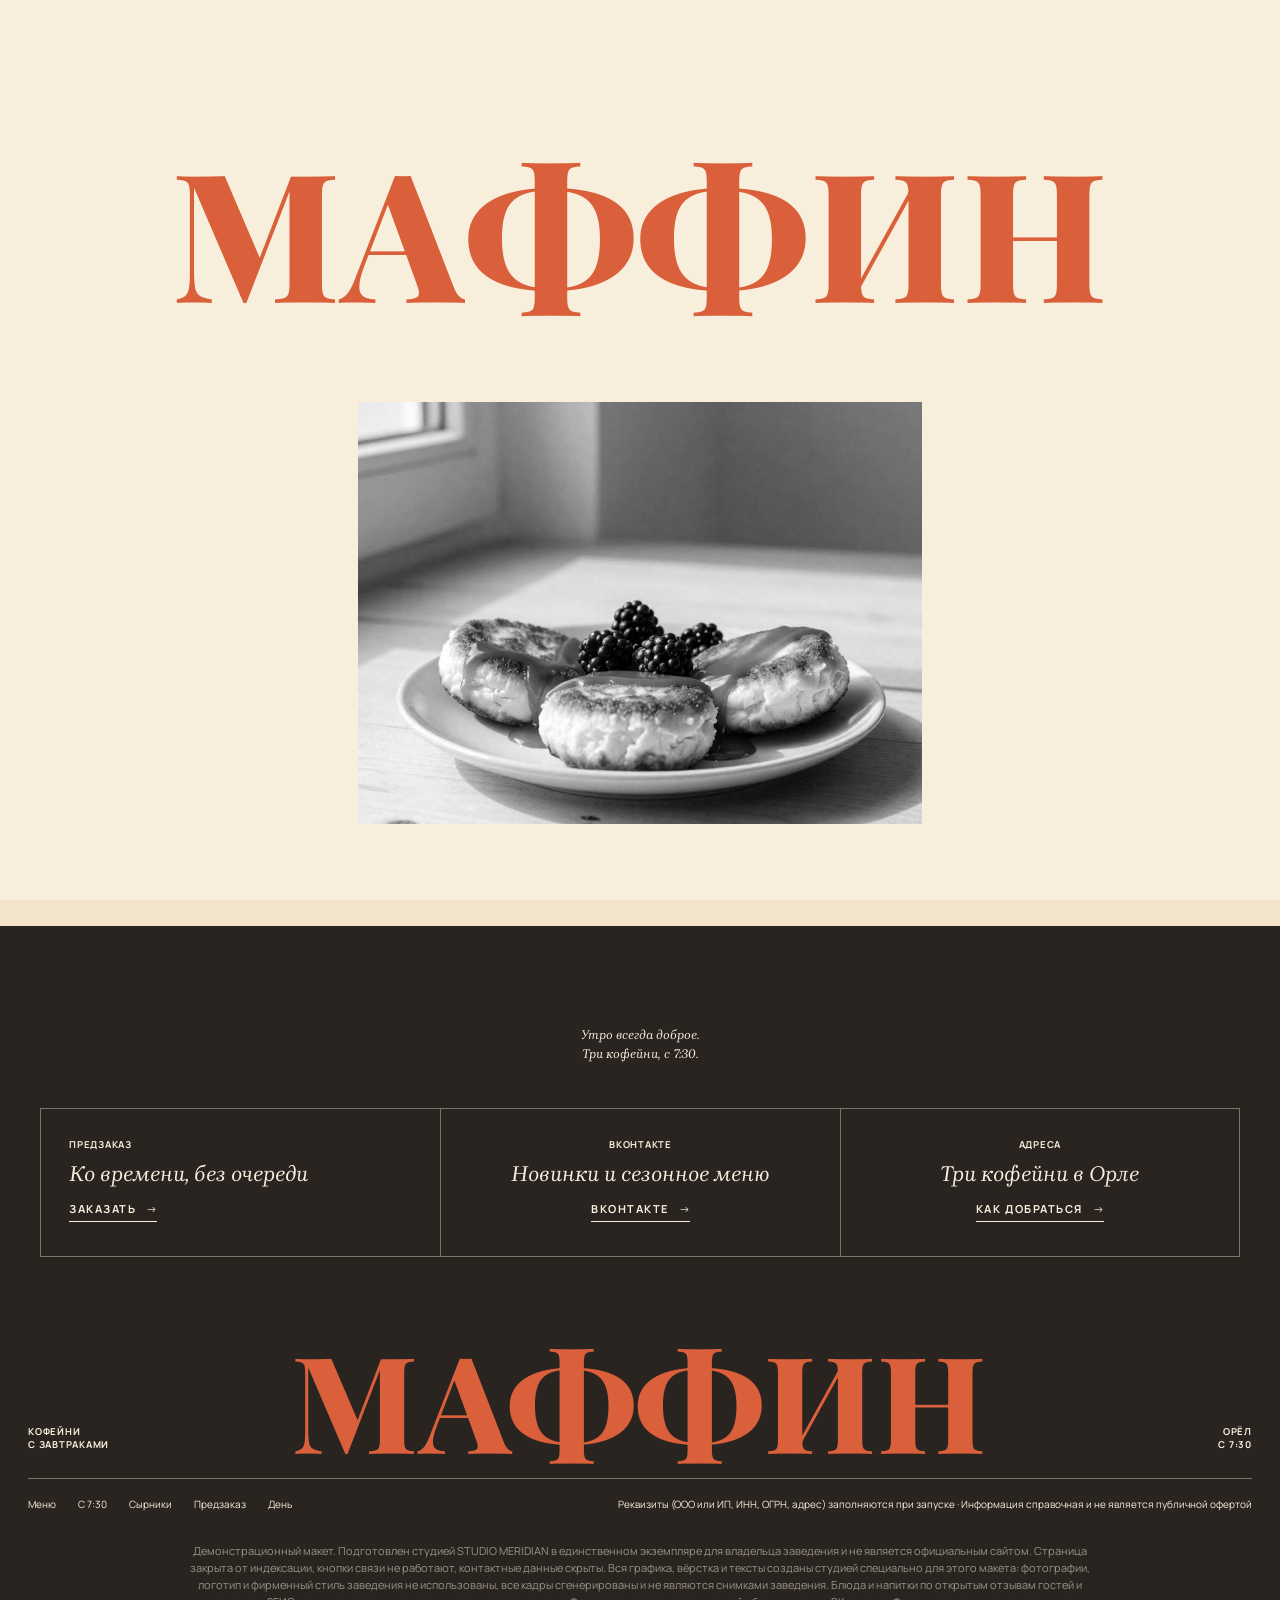
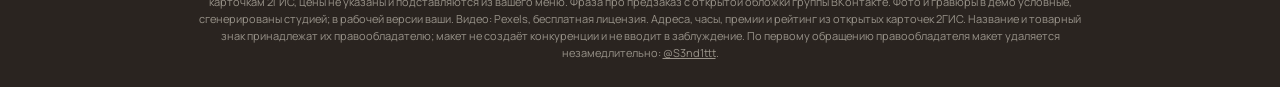
<file: 404/index.html>
<!DOCTYPE html>
<html lang="ru" data-v="1" data-base="../" class="nojs" data-tone="l">
<head>
<meta charset="UTF-8">
<meta name="viewport" content="width=device-width, initial-scale=1, viewport-fit=cover">
<meta name="robots" content="noindex, nofollow">
<title>Страница не найдена · Демо-макет сайта · STUDIO MERIDIAN</title>
<meta name="description" content="Такой страницы нет.">
<meta name="theme-color" content="#F7EEDC">
<meta property="og:type" content="website">
<meta property="og:title" content="Демо-макет сайта · STUDIO MERIDIAN">
<meta property="og:description" content="Такой страницы нет.">
<meta property="og:url" content="https://sasakolpakoh227-a11y.github.io/muffin/404/">
<meta property="og:image" content="https://sasakolpakoh227-a11y.github.io/muffin/img/og.jpg?v=1">
<link rel="icon" href="data:image/svg+xml,%3Csvg xmlns='http://www.w3.org/2000/svg' viewBox='0 0 40 40'%3E%3Crect width='40' height='40' rx='9' fill='%23F2B33D'/%3E%3Cpath d='M9 21c-1-7 5-12 11-12s12 5 11 12z' fill='%23E8714A'/%3E%3Cpath d='M11 21l3 12h12l3-12z' fill='%232A2420'/%3E%3C/svg%3E">
<link rel="preload" href="../fonts/playfair.woff2" as="font" type="font/woff2" crossorigin>
<link rel="preload" href="../fonts/manrope.woff2" as="font" type="font/woff2" crossorigin>
<link rel="preload" href="../fonts/brygada-italic.woff2" as="font" type="font/woff2" crossorigin>
<link rel="stylesheet" href="../skin.css?v=3e9a153c">
<link rel="stylesheet" href="../venue.css?v=310f620d">
<noscript><style>.curtain{display:none}</style></noscript>
</head>
<body>
<p class="demo-strip">Демо-макет студии MERIDIAN · не является официальным сайтом заведения</p>
<div class="curtain" aria-hidden="true"><p class="wm" style="--wn:6"><span style="--i:0">м</span><span style="--i:1">а</span><span style="--i:2">ф</span><span style="--i:3">ф</span><span style="--i:4">и</span><span style="--i:5">н</span></p><div class="pic"><div class="pi"><img src="../img/f-syrniki.jpg?v=1" alt="" decoding="async" width="896" height="1120"></div></div></div>
<div class="veil" aria-hidden="true"></div>
<header class="top">
  <nav class="nav" aria-label="Разделы"><a href="../menu/">Меню</a><a href="../#rano">С 7:30</a><a href="../#syrniki">Сырники</a><a href="../#predzakaz">Предзаказ</a><a href="../den/">День</a></nav>
  <button class="burger" type="button" aria-expanded="false" aria-controls="menu">Меню</button>
  <a class="logo" href="../" aria-label="Маффин, на главную"><svg class="lamp" viewBox="0 0 40 40" aria-hidden="true"><path d="M9 21c-1-7 5-12 11-12s12 5 11 12z" fill="none" stroke="currentColor" stroke-width="1.5"/><path d="M11 21l3 12h12l3-12" fill="none" stroke="currentColor" stroke-width="1.5"/><path d="M16 22l1 11M20 22v11M24 22l-1 11" stroke="currentColor" stroke-width="1"/></svg><span>маффин</span></a>
  <div class="right"><span class="now" data-now></span><button type="button" data-hint="Телефон скрыт в демо. В рабочей версии кнопка сразу набирает номер.">Позвонить</button></div>
</header>
<div class="menu" id="menu" hidden><nav aria-label="Меню"><a href="../menu/">Меню</a><a href="../#rano">С 7:30</a><a href="../#syrniki">Сырники</a><a href="../#predzakaz">Предзаказ</a><a href="../den/">День</a></nav></div>
<main class="nf" data-bg="l">

  <h1 class="cap xxl rv"><span class="ln"><span>404</span></span><span class="ln"><span>Не найдено</span></span></h1>
  <p class="lead">Такой страницы нет. Зато сырники с солёной карамелью есть с 7:30.</p>
  <a class="btn dark" href="../">На главную</a>
</main>
<footer class="foot" data-bg="g">
  <p class="quote">Утро всегда доброе.<br>Три кофейни, с 7:30.</p>
  <div class="boxes"><div class="box"><p class="k">Предзаказ</p><p class="it">Ко времени, без очереди</p><button class="btn" type="button" data-hint="В рабочей версии кнопка открывает ваше приложение.">Заказать</button></div><div class="box"><p class="k">ВКонтакте</p><p class="it">Новинки и сезонное меню</p><button class="btn" type="button" data-hint="В рабочей версии здесь ваша группа ВКонтакте.">ВКонтакте</button></div><div class="box"><p class="k">Адреса</p><p class="it">Три кофейни в Орле</p><a class="btn" href="../gde/">Как добраться</a></div></div>
  <div class="sig"><p class="k">Кофейни<br>с завтраками</p><p class="wm" aria-hidden="true" style="--wn:6">маффин</p><p class="k r">Орёл<br>с 7:30</p></div>
  <div class="fine">
    <span><a href="../menu/">Меню</a><a href="../#rano">С 7:30</a><a href="../#syrniki">Сырники</a><a href="../#predzakaz">Предзаказ</a><a href="../den/">День</a></span>
    <span>Реквизиты (ООО или ИП, ИНН, ОГРН, адрес) заполняются при запуске · Информация справочная и не является публичной офертой</span>
  </div>
  <p class="note">Демонстрационный макет. Подготовлен студией STUDIO MERIDIAN в единственном экземпляре для владельца заведения и не является официальным сайтом. Страница закрыта от индексации, кнопки связи не работают, контактные данные скрыты. Вся графика, вёрстка и тексты созданы студией специально для этого макета: фотографии, логотип и фирменный стиль заведения не использованы, все кадры сгенерированы и не являются снимками заведения. Блюда и напитки по открытым отзывам гостей и карточкам 2ГИС, цены не указаны и подставляются из вашего меню. Фраза про предзаказ с открытой обложки группы ВКонтакте. Фото и гравюры в демо условные, сгенерированы студией; в рабочей версии ваши. Видео: Pexels, бесплатная лицензия. Адреса, часы, премии и рейтинг из открытых карточек 2ГИС. Название и товарный знак принадлежат их правообладателю; макет не создаёт конкуренции и не вводит в заблуждение. По первому обращению правообладателя макет удаляется незамедлительно: <a href="https://t.me/S3nd1ttt" target="_blank" rel="noopener">@S3nd1ttt</a>.</p>
</footer>
<div class="toast" role="status" aria-live="polite" hidden></div>
<a class="mer-badge" href="https://t.me/S3nd1ttt" target="_blank" rel="noopener">MERIDIAN · Демо</a>
<script src="../skin.js?v=94cd19e5"></script>
<script src="../venue.js?v=4b300acd"></script>
</body>
</html>
</file>
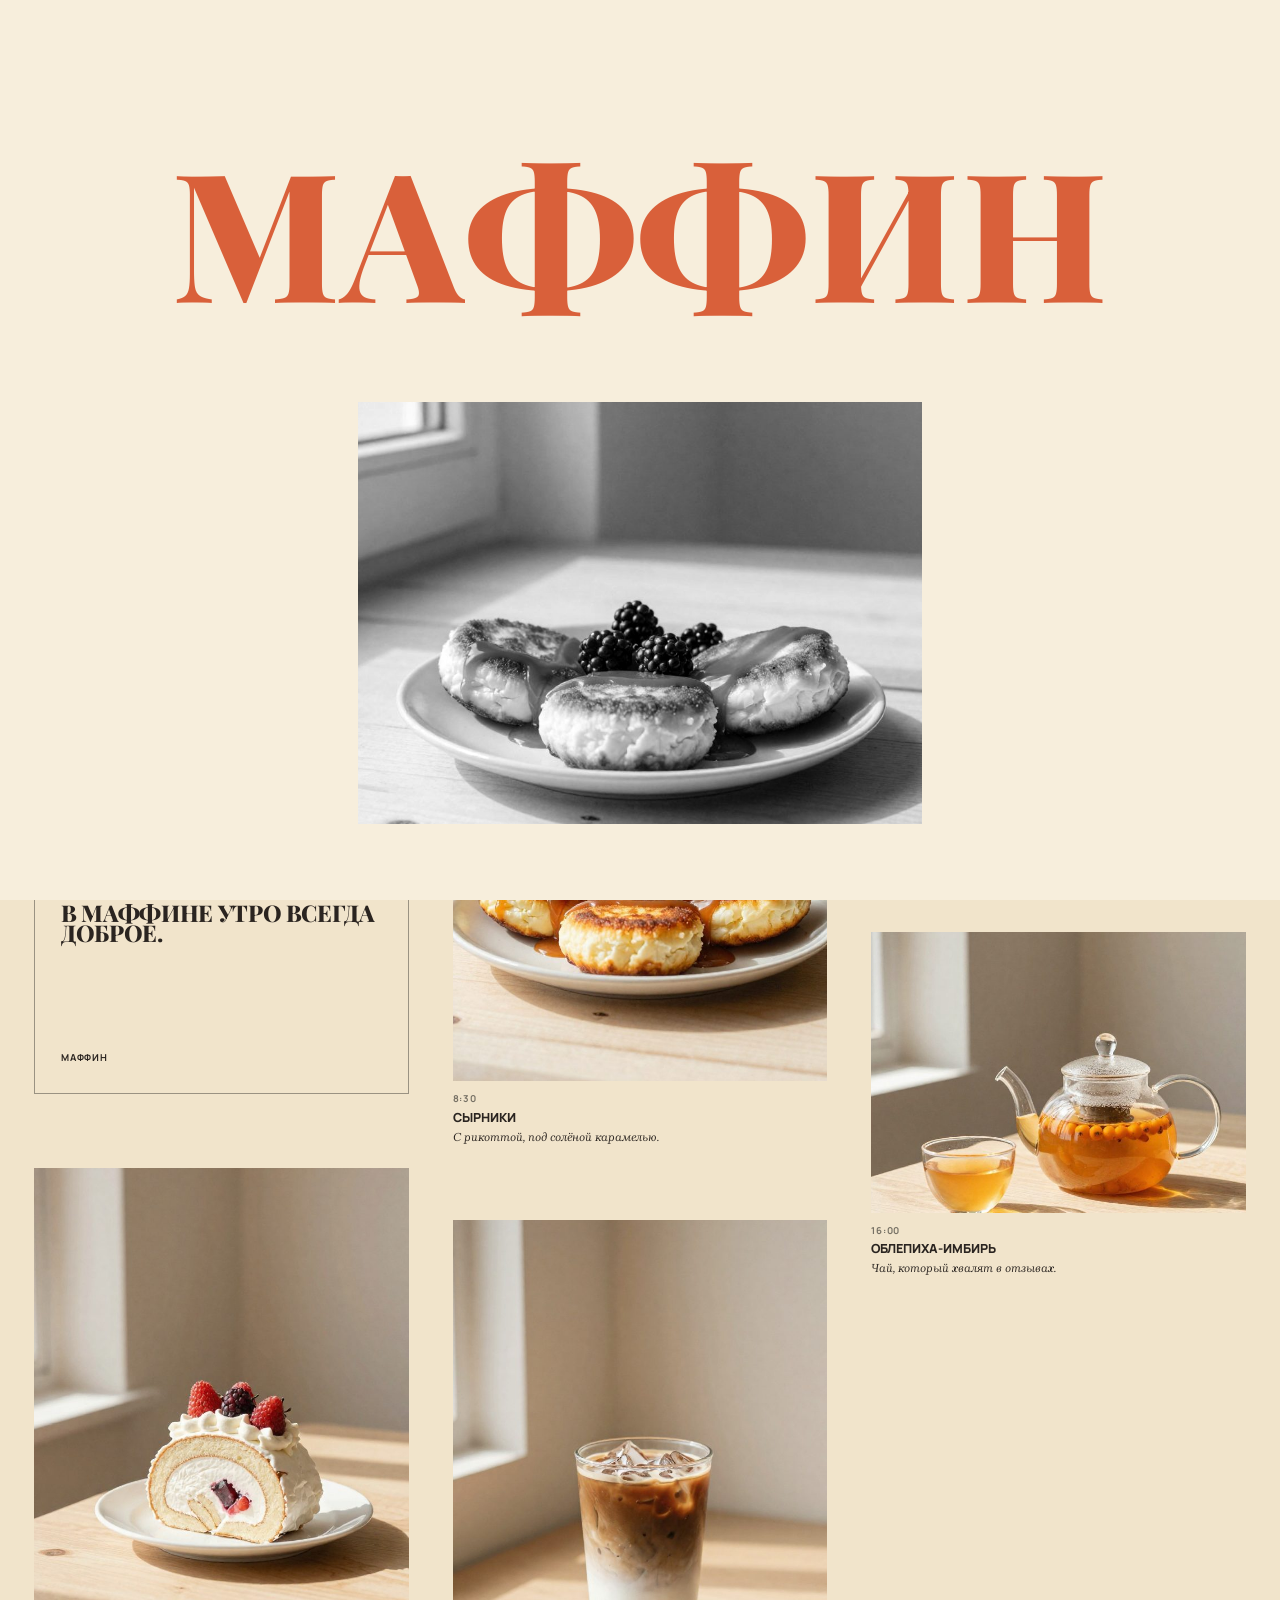
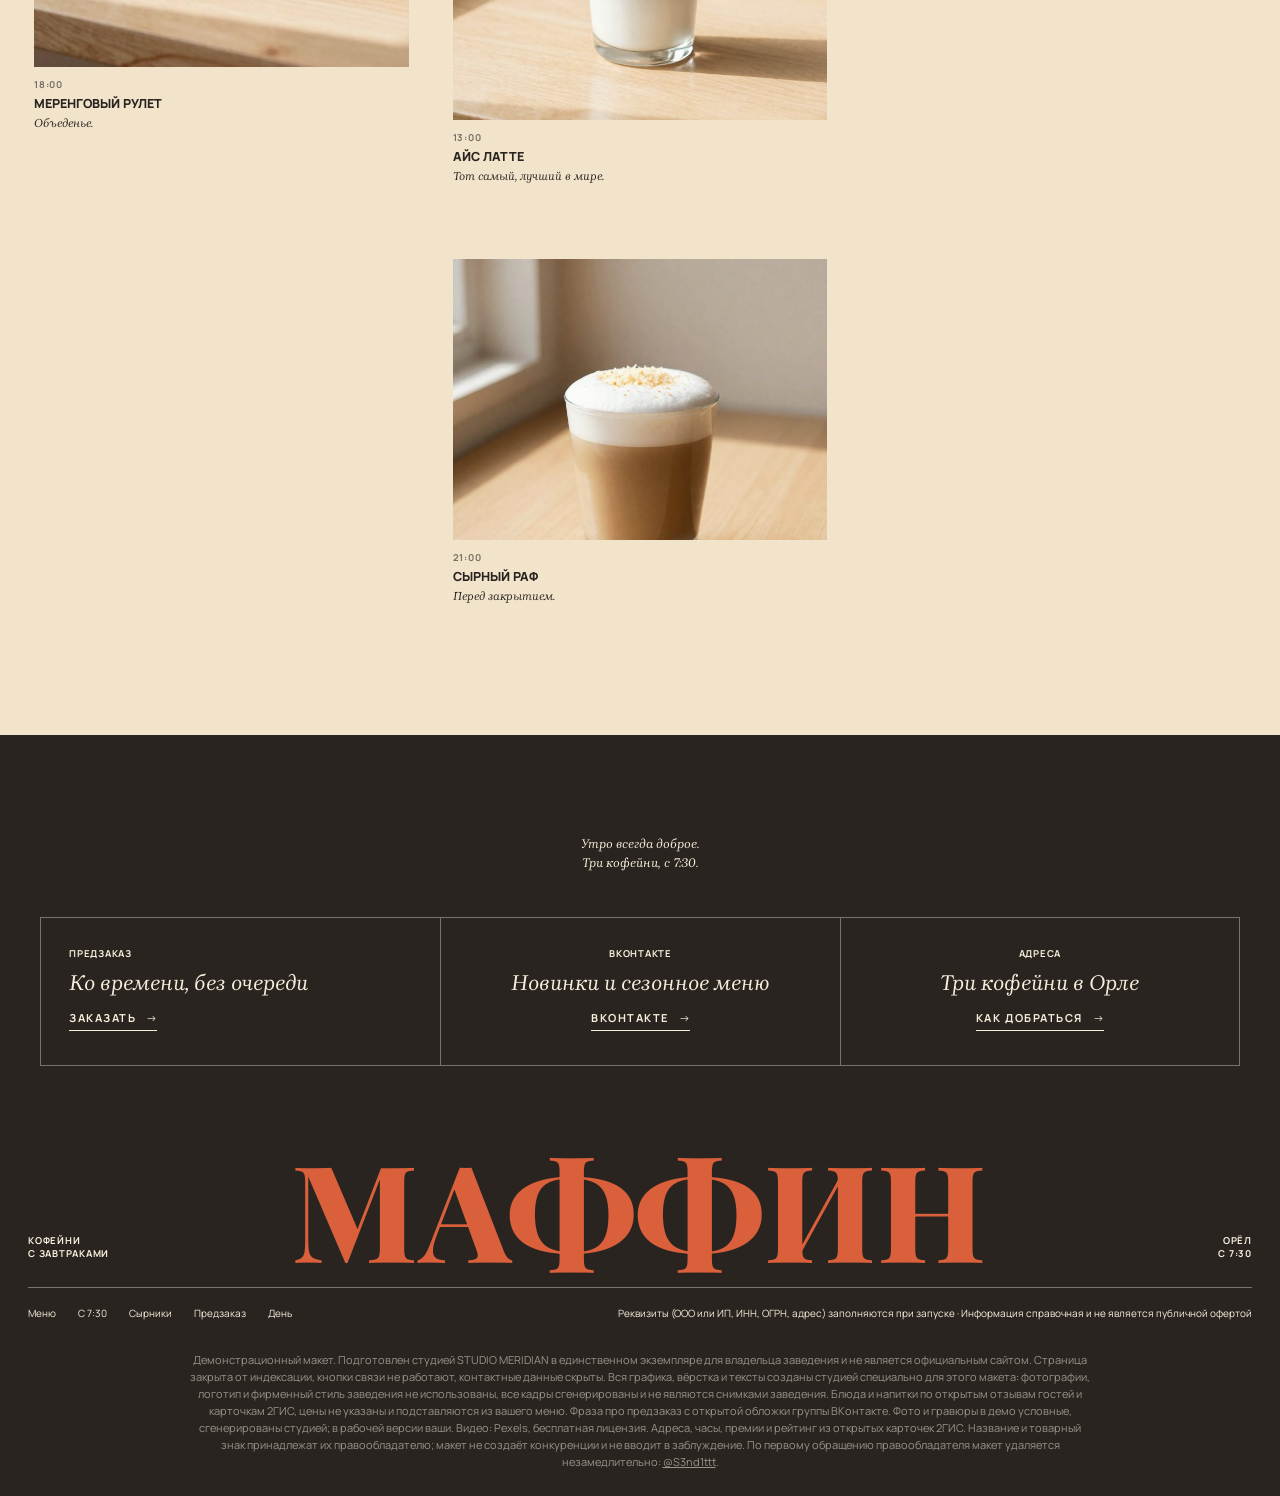
<file: den/index.html>
<!DOCTYPE html>
<html lang="ru" data-v="1" data-base="../" class="nojs" data-tone="l">
<head>
<meta charset="UTF-8">
<meta name="viewport" content="width=device-width, initial-scale=1, viewport-fit=cover">
<meta name="robots" content="noindex, nofollow">
<title>День Маффина · Демо-макет сайта · STUDIO MERIDIAN</title>
<meta name="description" content="Один день кофеен Маффин в Орле: от первого предзаказа до вечернего рафа.">
<meta name="theme-color" content="#F7EEDC">
<meta property="og:type" content="website">
<meta property="og:title" content="Демо-макет сайта · STUDIO MERIDIAN">
<meta property="og:description" content="Один день кофеен Маффин в Орле: от первого предзаказа до вечернего рафа.">
<meta property="og:url" content="https://sasakolpakoh227-a11y.github.io/muffin/den/">
<meta property="og:image" content="https://sasakolpakoh227-a11y.github.io/muffin/img/og.jpg?v=1">
<link rel="icon" href="data:image/svg+xml,%3Csvg xmlns='http://www.w3.org/2000/svg' viewBox='0 0 40 40'%3E%3Crect width='40' height='40' rx='9' fill='%23F2B33D'/%3E%3Cpath d='M9 21c-1-7 5-12 11-12s12 5 11 12z' fill='%23E8714A'/%3E%3Cpath d='M11 21l3 12h12l3-12z' fill='%232A2420'/%3E%3C/svg%3E">
<link rel="preload" href="../fonts/playfair.woff2" as="font" type="font/woff2" crossorigin>
<link rel="preload" href="../fonts/manrope.woff2" as="font" type="font/woff2" crossorigin>
<link rel="preload" href="../fonts/brygada-italic.woff2" as="font" type="font/woff2" crossorigin>
<link rel="stylesheet" href="../skin.css?v=3e9a153c">
<link rel="stylesheet" href="../venue.css?v=310f620d">
<noscript><style>.curtain{display:none}</style></noscript>
</head>
<body>
<p class="demo-strip">Демо-макет студии MERIDIAN · не является официальным сайтом заведения</p>
<div class="curtain" aria-hidden="true"><p class="wm" style="--wn:6"><span style="--i:0">м</span><span style="--i:1">а</span><span style="--i:2">ф</span><span style="--i:3">ф</span><span style="--i:4">и</span><span style="--i:5">н</span></p><div class="pic"><div class="pi"><img src="../img/f-syrniki.jpg?v=1" alt="" decoding="async" width="896" height="1120"></div></div></div>
<div class="veil" aria-hidden="true"></div>
<header class="top">
  <nav class="nav" aria-label="Разделы"><a href="../menu/">Меню</a><a href="../#rano">С 7:30</a><a href="../#syrniki">Сырники</a><a href="../#predzakaz">Предзаказ</a><a href="../den/" aria-current="page">День</a></nav>
  <button class="burger" type="button" aria-expanded="false" aria-controls="menu">Меню</button>
  <a class="logo" href="../" aria-label="Маффин, на главную"><svg class="lamp" viewBox="0 0 40 40" aria-hidden="true"><path d="M9 21c-1-7 5-12 11-12s12 5 11 12z" fill="none" stroke="currentColor" stroke-width="1.5"/><path d="M11 21l3 12h12l3-12" fill="none" stroke="currentColor" stroke-width="1.5"/><path d="M16 22l1 11M20 22v11M24 22l-1 11" stroke="currentColor" stroke-width="1"/></svg><span>маффин</span></a>
  <div class="right"><span class="now" data-now></span><button type="button" data-hint="Телефон скрыт в демо. В рабочей версии кнопка сразу набирает номер.">Позвонить</button></div>
</header>
<div class="menu" id="menu" hidden><nav aria-label="Меню"><a href="../menu/">Меню</a><a href="../#rano">С 7:30</a><a href="../#syrniki">Сырники</a><a href="../#predzakaz">Предзаказ</a><a href="../den/" aria-current="page">День</a></nav></div>
<main class="daily" data-bg="l">

  <section class="dh"><h1 class="script rv"><span class="ln"><span>День Маффина</span></span></h1><p class="lead">С половины восьмого<br>до десяти вечера.</p></section>
  <section class="mas"><div class="col"><div class="it2 w"><figure class="px"><img src="../img/f-morning.jpg?v=1" alt="" loading="lazy" decoding="async" width="864" height="1152"></figure><div class="cap2"><span class="k">7:30</span><b>Первый предзаказ</b><span>Вы ещё в пути, заказ уже готовится.</span></div></div><div class="qt"><p class="cap s">В Маффине утро всегда доброе.</p><p class="k">Маффин</p></div><div class="it2 t"><figure class="px"><img src="../img/f-roll.jpg?v=1" alt="" loading="lazy" decoding="async" width="896" height="1120"></figure><div class="cap2"><span class="k">18:00</span><b>Меренговый рулет</b><span>Объеденье.</span></div></div></div><div class="col"><div class="it2 t"><figure class="px"><img src="../img/f-syrniki.jpg?v=1" alt="" loading="lazy" decoding="async" width="896" height="1120"></figure><div class="cap2"><span class="k">8:30</span><b>Сырники</b><span>С рикоттой, под солёной карамелью.</span></div></div><div class="it2 t"><figure class="px"><img src="../img/f-icelatte.jpg?v=1" alt="" loading="lazy" decoding="async" width="896" height="1120"></figure><div class="cap2"><span class="k">13:00</span><b>Айс латте</b><span>Тот самый, лучший в мире.</span></div></div><div class="it2 w"><figure class="px"><img src="../img/f-raf.jpg?v=1" alt="" loading="lazy" decoding="async" width="896" height="1120"></figure><div class="cap2"><span class="k">21:00</span><b>Сырный раф</b><span>Перед закрытием.</span></div></div></div><div class="col"><div class="it2 w"><figure class="px"><img src="../img/f-muffin.jpg?v=1" alt="" loading="lazy" decoding="async" width="896" height="1120"></figure><div class="cap2"><span class="k">10:00</span><b>Маффин</b><span>С большой начинкой.</span></div></div><div class="it2 w"><figure class="px"><img src="../img/f-tea.jpg?v=1" alt="" loading="lazy" decoding="async" width="896" height="1120"></figure><div class="cap2"><span class="k">16:00</span><b>Облепиха‑имбирь</b><span>Чай, который хвалят в отзывах.</span></div></div></div></section>
</main>
<footer class="foot" data-bg="g">
  <p class="quote">Утро всегда доброе.<br>Три кофейни, с 7:30.</p>
  <div class="boxes"><div class="box"><p class="k">Предзаказ</p><p class="it">Ко времени, без очереди</p><button class="btn" type="button" data-hint="В рабочей версии кнопка открывает ваше приложение.">Заказать</button></div><div class="box"><p class="k">ВКонтакте</p><p class="it">Новинки и сезонное меню</p><button class="btn" type="button" data-hint="В рабочей версии здесь ваша группа ВКонтакте.">ВКонтакте</button></div><div class="box"><p class="k">Адреса</p><p class="it">Три кофейни в Орле</p><a class="btn" href="../gde/">Как добраться</a></div></div>
  <div class="sig"><p class="k">Кофейни<br>с завтраками</p><p class="wm" aria-hidden="true" style="--wn:6">маффин</p><p class="k r">Орёл<br>с 7:30</p></div>
  <div class="fine">
    <span><a href="../menu/">Меню</a><a href="../#rano">С 7:30</a><a href="../#syrniki">Сырники</a><a href="../#predzakaz">Предзаказ</a><a href="../den/">День</a></span>
    <span>Реквизиты (ООО или ИП, ИНН, ОГРН, адрес) заполняются при запуске · Информация справочная и не является публичной офертой</span>
  </div>
  <p class="note">Демонстрационный макет. Подготовлен студией STUDIO MERIDIAN в единственном экземпляре для владельца заведения и не является официальным сайтом. Страница закрыта от индексации, кнопки связи не работают, контактные данные скрыты. Вся графика, вёрстка и тексты созданы студией специально для этого макета: фотографии, логотип и фирменный стиль заведения не использованы, все кадры сгенерированы и не являются снимками заведения. Блюда и напитки по открытым отзывам гостей и карточкам 2ГИС, цены не указаны и подставляются из вашего меню. Фраза про предзаказ с открытой обложки группы ВКонтакте. Фото и гравюры в демо условные, сгенерированы студией; в рабочей версии ваши. Видео: Pexels, бесплатная лицензия. Адреса, часы, премии и рейтинг из открытых карточек 2ГИС. Название и товарный знак принадлежат их правообладателю; макет не создаёт конкуренции и не вводит в заблуждение. По первому обращению правообладателя макет удаляется незамедлительно: <a href="https://t.me/S3nd1ttt" target="_blank" rel="noopener">@S3nd1ttt</a>.</p>
</footer>
<div class="toast" role="status" aria-live="polite" hidden></div>
<a class="mer-badge" href="https://t.me/S3nd1ttt" target="_blank" rel="noopener">MERIDIAN · Демо</a>
<script src="../skin.js?v=94cd19e5"></script>
<script src="../venue.js?v=4b300acd"></script>
</body>
</html>
</file>
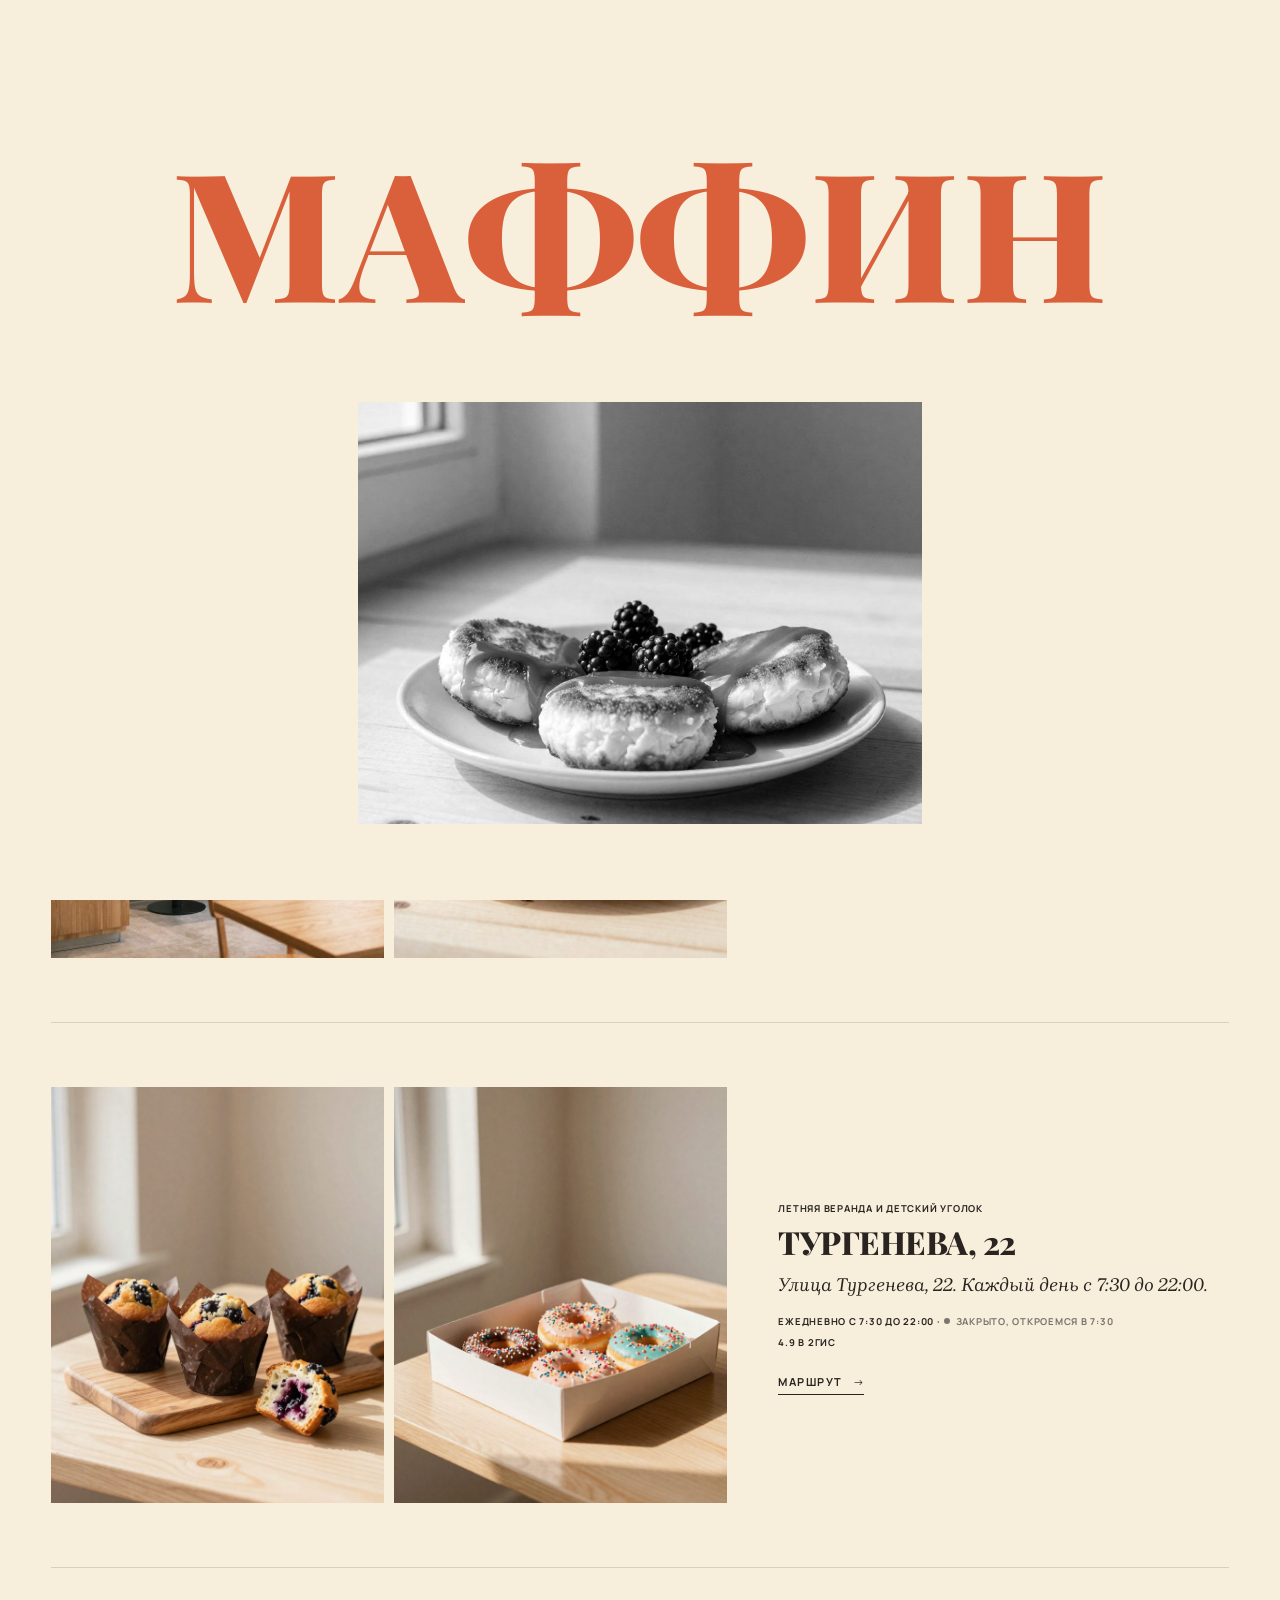
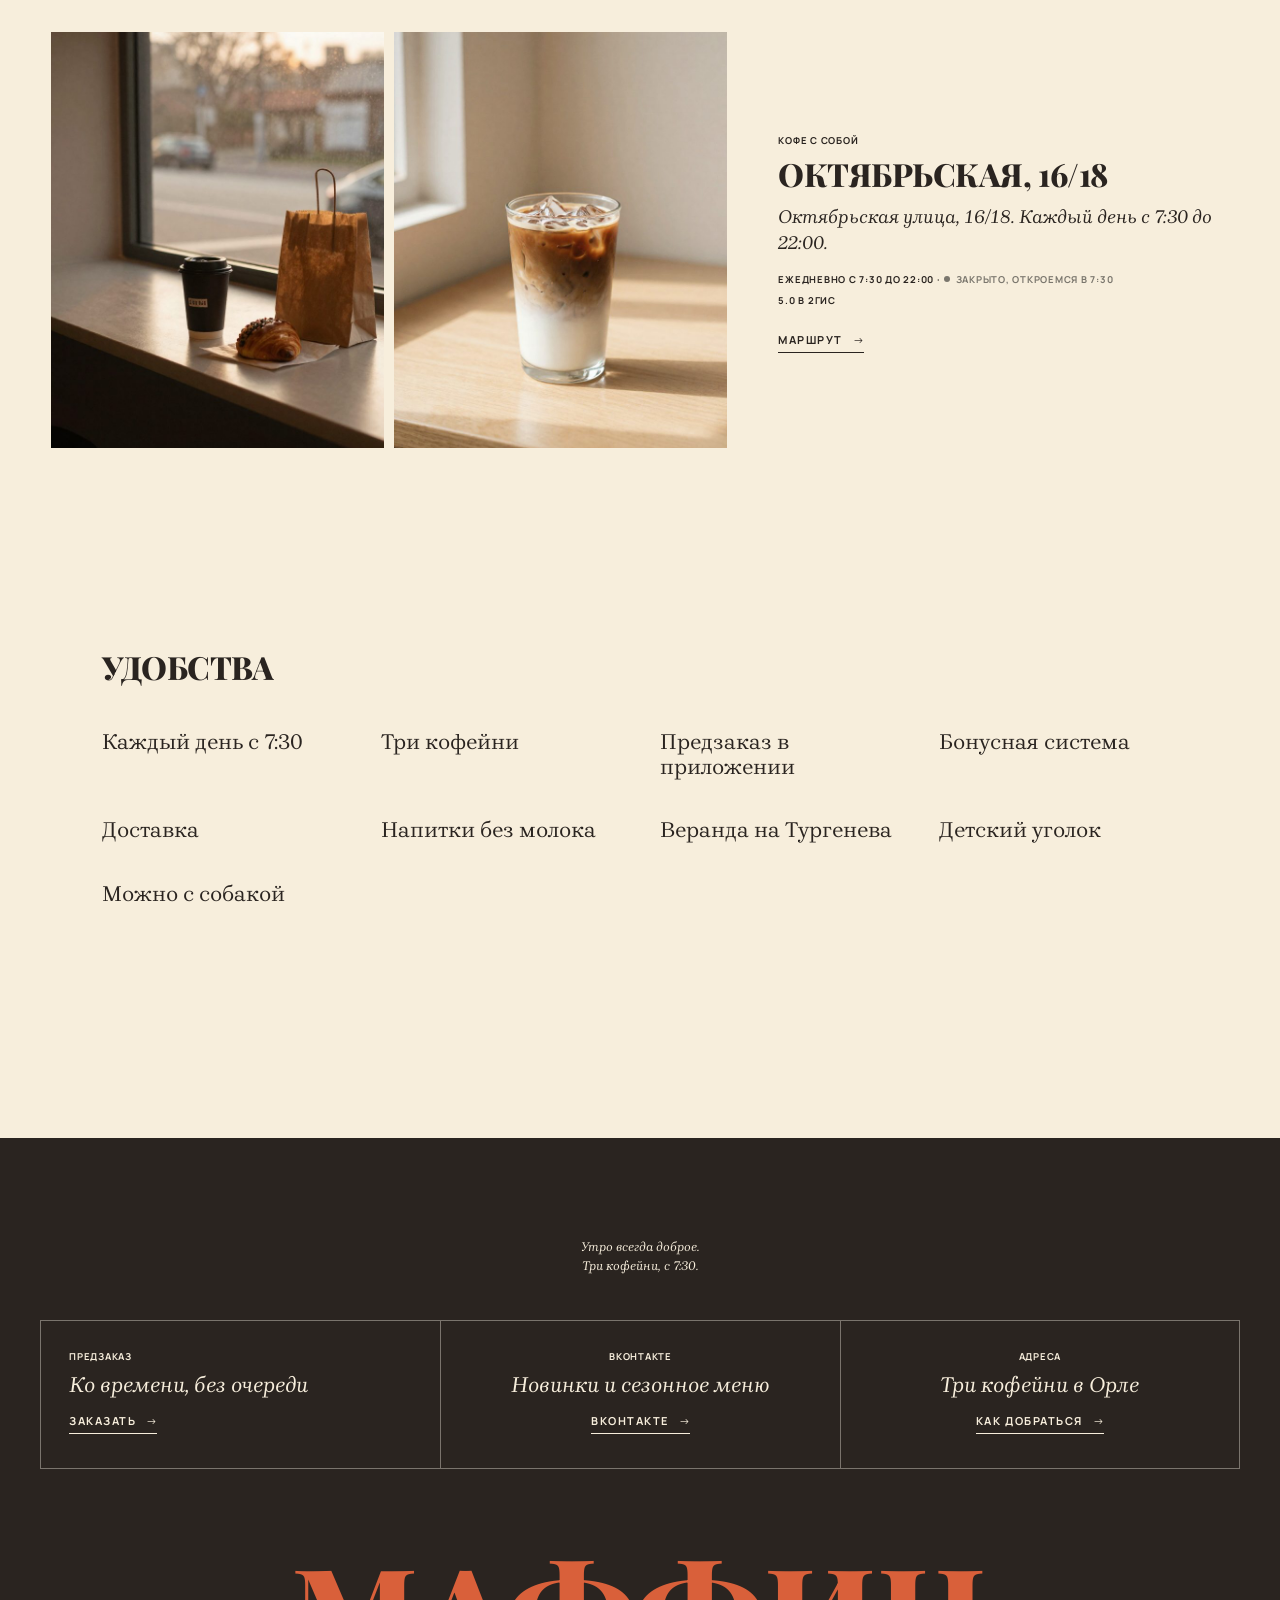
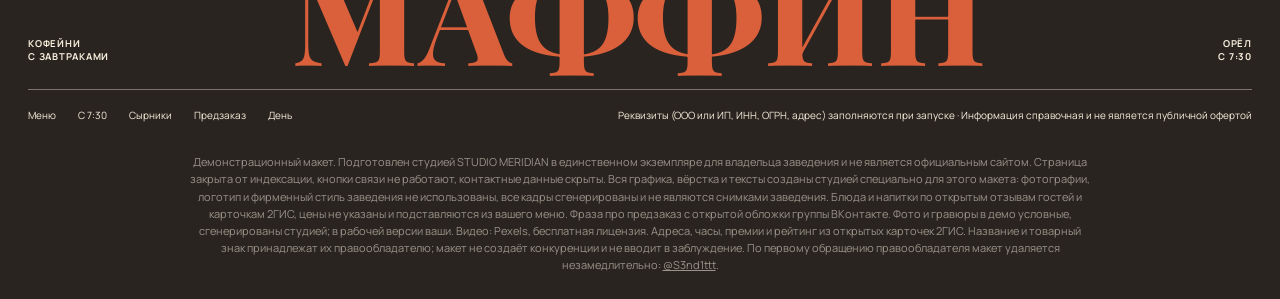
<file: gde/index.html>
<!DOCTYPE html>
<html lang="ru" data-v="1" data-base="../" class="nojs" data-tone="p">
<head>
<meta charset="UTF-8">
<meta name="viewport" content="width=device-width, initial-scale=1, viewport-fit=cover">
<meta name="robots" content="noindex, nofollow">
<title>Три кофейни · Демо-макет сайта · STUDIO MERIDIAN</title>
<meta name="description" content="Маффин: Фомина, 5, Тургенева, 22 и Октябрьская, 16/18. Каждый день с 7:30 до 22:00.">
<meta name="theme-color" content="#F7EEDC">
<meta property="og:type" content="website">
<meta property="og:title" content="Демо-макет сайта · STUDIO MERIDIAN">
<meta property="og:description" content="Маффин: Фомина, 5, Тургенева, 22 и Октябрьская, 16/18. Каждый день с 7:30 до 22:00.">
<meta property="og:url" content="https://sasakolpakoh227-a11y.github.io/muffin/gde/">
<meta property="og:image" content="https://sasakolpakoh227-a11y.github.io/muffin/img/og.jpg?v=1">
<link rel="icon" href="data:image/svg+xml,%3Csvg xmlns='http://www.w3.org/2000/svg' viewBox='0 0 40 40'%3E%3Crect width='40' height='40' rx='9' fill='%23F2B33D'/%3E%3Cpath d='M9 21c-1-7 5-12 11-12s12 5 11 12z' fill='%23E8714A'/%3E%3Cpath d='M11 21l3 12h12l3-12z' fill='%232A2420'/%3E%3C/svg%3E">
<link rel="preload" href="../fonts/playfair.woff2" as="font" type="font/woff2" crossorigin>
<link rel="preload" href="../fonts/manrope.woff2" as="font" type="font/woff2" crossorigin>
<link rel="preload" href="../fonts/brygada-italic.woff2" as="font" type="font/woff2" crossorigin>
<link rel="stylesheet" href="../skin.css?v=3e9a153c">
<link rel="stylesheet" href="../venue.css?v=310f620d">
<noscript><style>.curtain{display:none}</style></noscript>
</head>
<body>
<p class="demo-strip">Демо-макет студии MERIDIAN · не является официальным сайтом заведения</p>
<div class="curtain" aria-hidden="true"><p class="wm" style="--wn:6"><span style="--i:0">м</span><span style="--i:1">а</span><span style="--i:2">ф</span><span style="--i:3">ф</span><span style="--i:4">и</span><span style="--i:5">н</span></p><div class="pic"><div class="pi"><img src="../img/f-syrniki.jpg?v=1" alt="" decoding="async" width="896" height="1120"></div></div></div>
<div class="veil" aria-hidden="true"></div>
<header class="top">
  <nav class="nav" aria-label="Разделы"><a href="../menu/">Меню</a><a href="../#rano">С 7:30</a><a href="../#syrniki">Сырники</a><a href="../#predzakaz">Предзаказ</a><a href="../den/">День</a></nav>
  <button class="burger" type="button" aria-expanded="false" aria-controls="menu">Меню</button>
  <a class="logo" href="../" aria-label="Маффин, на главную"><svg class="lamp" viewBox="0 0 40 40" aria-hidden="true"><path d="M9 21c-1-7 5-12 11-12s12 5 11 12z" fill="none" stroke="currentColor" stroke-width="1.5"/><path d="M11 21l3 12h12l3-12" fill="none" stroke="currentColor" stroke-width="1.5"/><path d="M16 22l1 11M20 22v11M24 22l-1 11" stroke="currentColor" stroke-width="1"/></svg><span>маффин</span></a>
  <div class="right"><span class="now" data-now></span><button type="button" data-hint="Телефон скрыт в демо. В рабочей версии кнопка сразу набирает номер.">Позвонить</button></div>
</header>
<div class="menu" id="menu" hidden><nav aria-label="Меню"><a href="../menu/">Меню</a><a href="../#rano">С 7:30</a><a href="../#syrniki">Сырники</a><a href="../#predzakaz">Предзаказ</a><a href="../den/">День</a></nav></div>
<main class="spots-p" data-bg="p">

  <section class="mh"><p class="kick">Орёл</p><h1 class="cap l rv"><span class="ln"><span>Три</span></span><span class="ln"><span>кофейни</span></span></h1></section>
  <article class="spot" id="fomina">
    <div class="sp2"><figure class="px"><img src="../img/f-hall.jpg?v=1" alt="Фомина, 5" loading="lazy" decoding="async" width="864" height="1152"></figure><figure class="px"><img src="../img/f-syrniki.jpg?v=1" alt="" loading="lazy" decoding="async" width="896" height="1120"></figure></div>
    <div class="si">
      <p class="k">Орёл, кофейня с завтраками · Премия 2ГИС: лучшая кофейня 2026, премии 2019 и 2018</p>
      <h2 class="cap m">Фомина, 5</h2>
      <p class="it">Улица Фомина, 5. Каждый день с 7:30 до 22:00.</p>
      <p class="k">Ежедневно с 7:30 до 22:00 · <span class="st" data-open="7.5" data-close="22" data-open-we="7.5" data-close-we="22"></span></p>
      <p class="k">4.8 в 2ГИС · 183 оценки</p>
      <button class="btn" type="button" data-hint="В рабочей версии кнопка откроет маршрут в 2ГИС или Яндекс Картах.">Маршрут</button>
    </div>
  </article>
  <article class="spot" id="turgeneva">
    <div class="sp2"><figure class="px"><img src="../img/f-muffin.jpg?v=1" alt="Тургенева, 22" loading="lazy" decoding="async" width="896" height="1120"></figure><figure class="px"><img src="../img/f-donuts.jpg?v=1" alt="" loading="lazy" decoding="async" width="896" height="1120"></figure></div>
    <div class="si">
      <p class="k">летняя веранда и детский уголок</p>
      <h2 class="cap m">Тургенева, 22</h2>
      <p class="it">Улица Тургенева, 22. Каждый день с 7:30 до 22:00.</p>
      <p class="k">Ежедневно с 7:30 до 22:00 · <span class="st" data-open="7.5" data-close="22" data-open-we="7.5" data-close-we="22"></span></p>
      <p class="k">4.9 в 2ГИС</p>
      <button class="btn" type="button" data-hint="В рабочей версии кнопка откроет маршрут в 2ГИС или Яндекс Картах.">Маршрут</button>
    </div>
  </article>
  <article class="spot" id="oktyabrskaya">
    <div class="sp2"><figure class="px"><img src="../img/f-morning.jpg?v=1" alt="Октябрьская, 16/18" loading="lazy" decoding="async" width="864" height="1152"></figure><figure class="px"><img src="../img/f-icelatte.jpg?v=1" alt="" loading="lazy" decoding="async" width="896" height="1120"></figure></div>
    <div class="si">
      <p class="k">кофе с собой</p>
      <h2 class="cap m">Октябрьская, 16/18</h2>
      <p class="it">Октябрьская улица, 16/18. Каждый день с 7:30 до 22:00.</p>
      <p class="k">Ежедневно с 7:30 до 22:00 · <span class="st" data-open="7.5" data-close="22" data-open-we="7.5" data-close-we="22"></span></p>
      <p class="k">5.0 в 2ГИС</p>
      <button class="btn" type="button" data-hint="В рабочей версии кнопка откроет маршрут в 2ГИС или Яндекс Картах.">Маршрут</button>
    </div>
  </article>
  <section class="gives feats"><h2 class="cap m">Удобства</h2><div class="gv"><div><b>Каждый день с 7:30</b></div><div><b>Три кофейни</b></div><div><b>Предзаказ в приложении</b></div><div><b>Бонусная система</b></div><div><b>Доставка</b></div><div><b>Напитки без молока</b></div><div><b>Веранда на Тургенева</b></div><div><b>Детский уголок</b></div><div><b>Можно с собакой</b></div></div></section>
</main>
<footer class="foot" data-bg="g">
  <p class="quote">Утро всегда доброе.<br>Три кофейни, с 7:30.</p>
  <div class="boxes"><div class="box"><p class="k">Предзаказ</p><p class="it">Ко времени, без очереди</p><button class="btn" type="button" data-hint="В рабочей версии кнопка открывает ваше приложение.">Заказать</button></div><div class="box"><p class="k">ВКонтакте</p><p class="it">Новинки и сезонное меню</p><button class="btn" type="button" data-hint="В рабочей версии здесь ваша группа ВКонтакте.">ВКонтакте</button></div><div class="box"><p class="k">Адреса</p><p class="it">Три кофейни в Орле</p><a class="btn" href="../gde/">Как добраться</a></div></div>
  <div class="sig"><p class="k">Кофейни<br>с завтраками</p><p class="wm" aria-hidden="true" style="--wn:6">маффин</p><p class="k r">Орёл<br>с 7:30</p></div>
  <div class="fine">
    <span><a href="../menu/">Меню</a><a href="../#rano">С 7:30</a><a href="../#syrniki">Сырники</a><a href="../#predzakaz">Предзаказ</a><a href="../den/">День</a></span>
    <span>Реквизиты (ООО или ИП, ИНН, ОГРН, адрес) заполняются при запуске · Информация справочная и не является публичной офертой</span>
  </div>
  <p class="note">Демонстрационный макет. Подготовлен студией STUDIO MERIDIAN в единственном экземпляре для владельца заведения и не является официальным сайтом. Страница закрыта от индексации, кнопки связи не работают, контактные данные скрыты. Вся графика, вёрстка и тексты созданы студией специально для этого макета: фотографии, логотип и фирменный стиль заведения не использованы, все кадры сгенерированы и не являются снимками заведения. Блюда и напитки по открытым отзывам гостей и карточкам 2ГИС, цены не указаны и подставляются из вашего меню. Фраза про предзаказ с открытой обложки группы ВКонтакте. Фото и гравюры в демо условные, сгенерированы студией; в рабочей версии ваши. Видео: Pexels, бесплатная лицензия. Адреса, часы, премии и рейтинг из открытых карточек 2ГИС. Название и товарный знак принадлежат их правообладателю; макет не создаёт конкуренции и не вводит в заблуждение. По первому обращению правообладателя макет удаляется незамедлительно: <a href="https://t.me/S3nd1ttt" target="_blank" rel="noopener">@S3nd1ttt</a>.</p>
</footer>
<div class="toast" role="status" aria-live="polite" hidden></div>
<a class="mer-badge" href="https://t.me/S3nd1ttt" target="_blank" rel="noopener">MERIDIAN · Демо</a>
<script src="../skin.js?v=94cd19e5"></script>
<script src="../venue.js?v=4b300acd"></script>
</body>
</html>
</file>
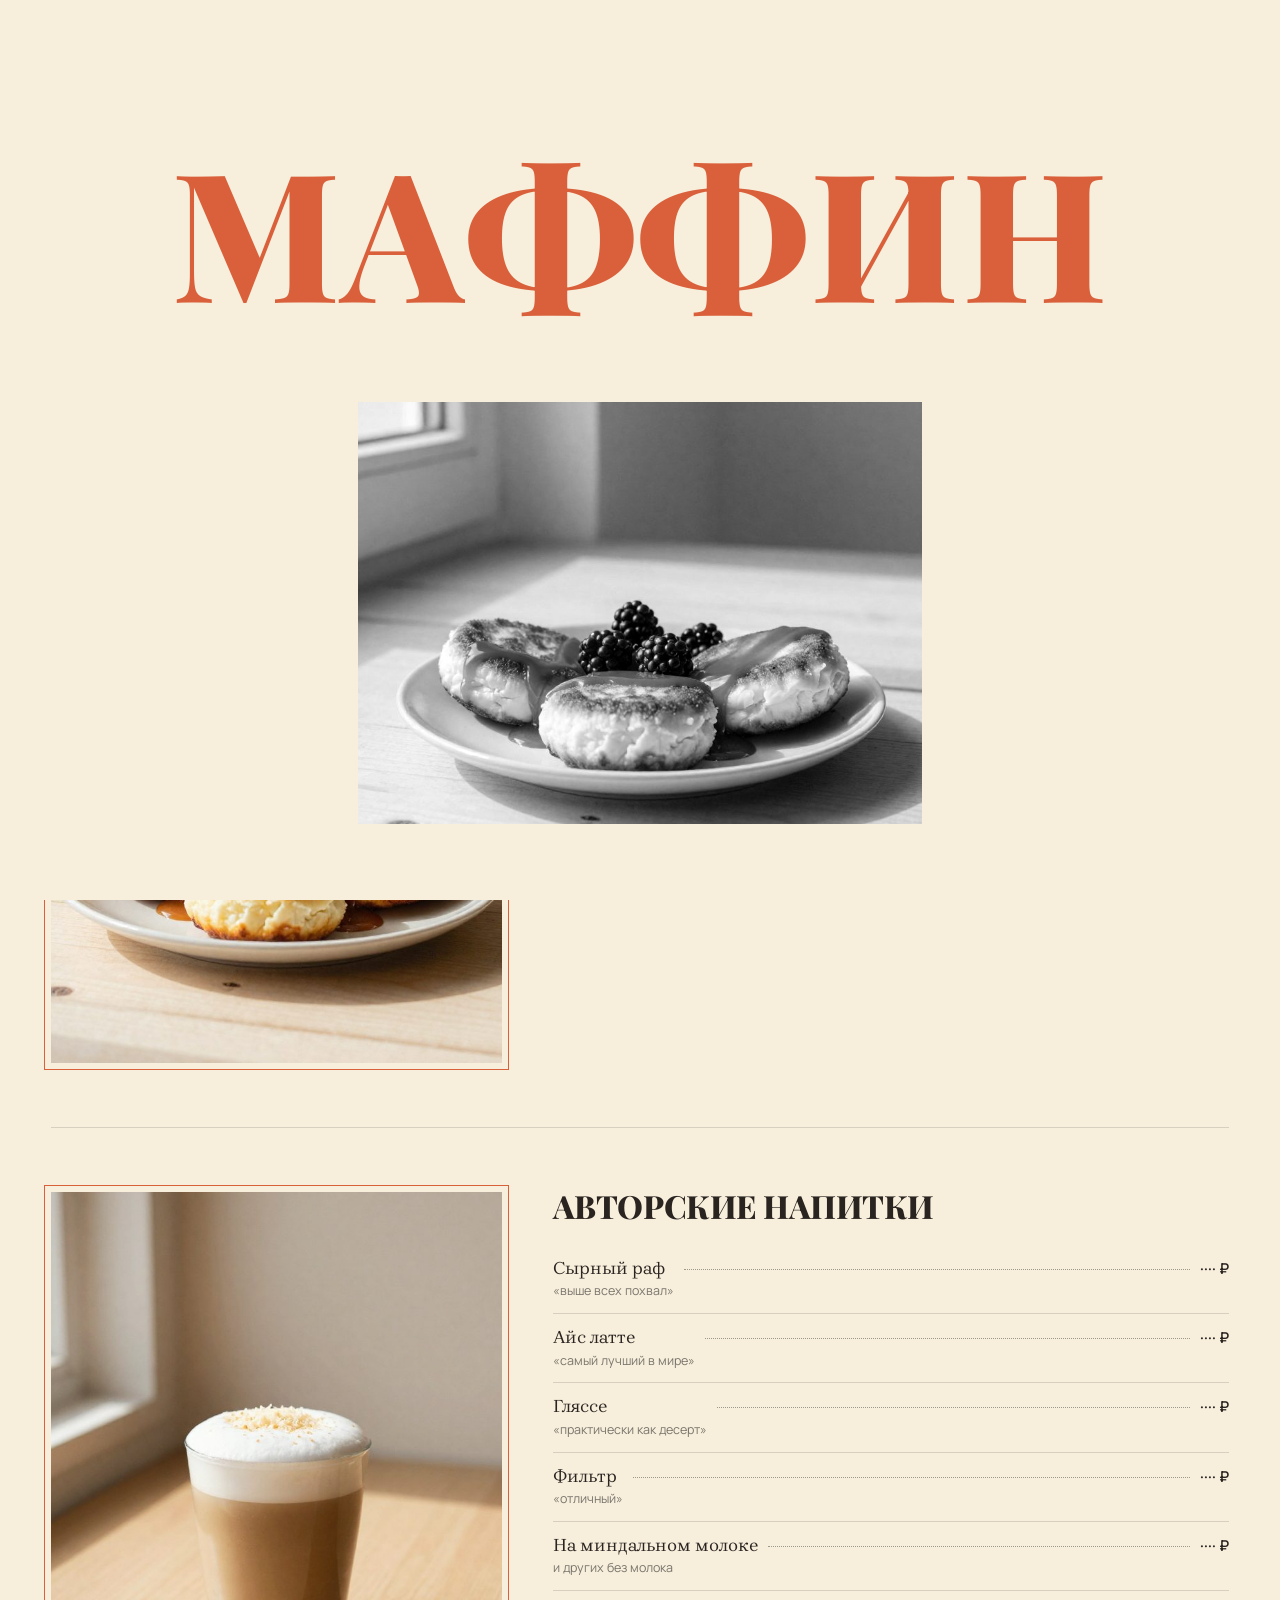
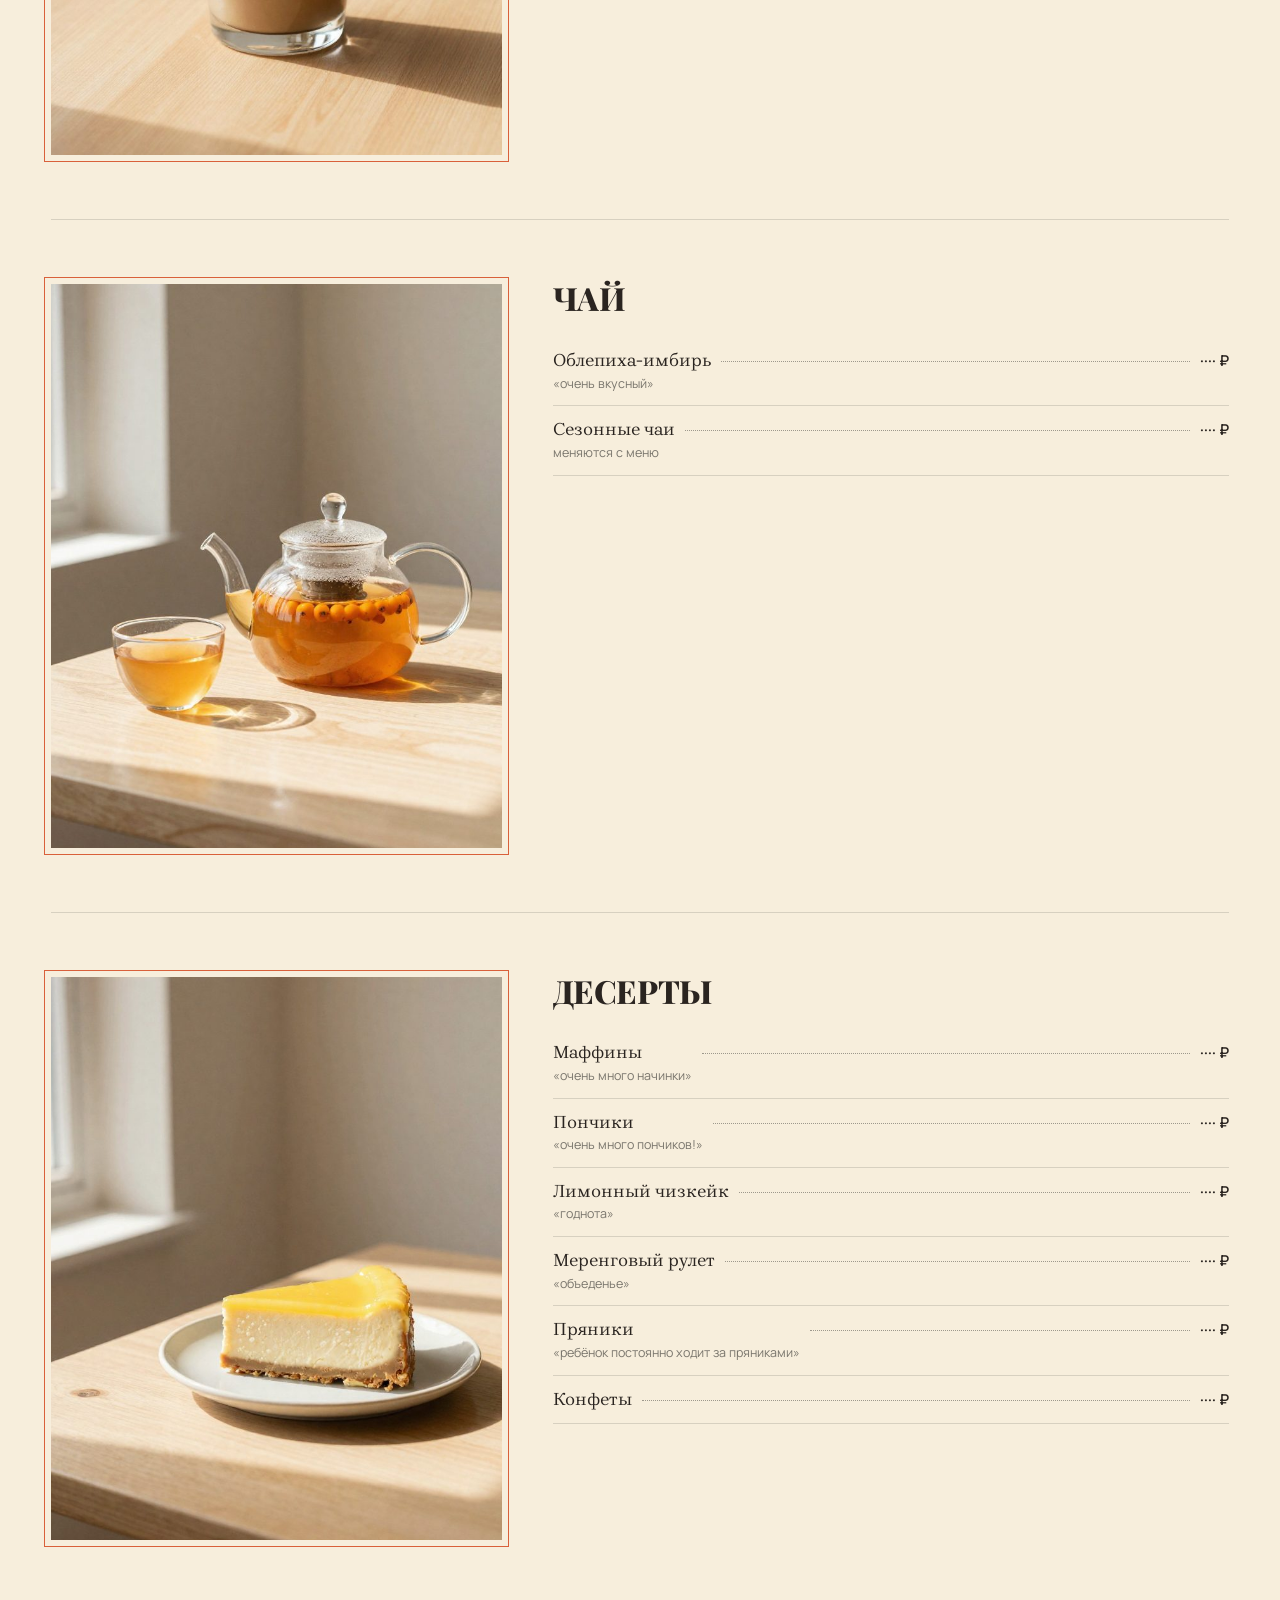
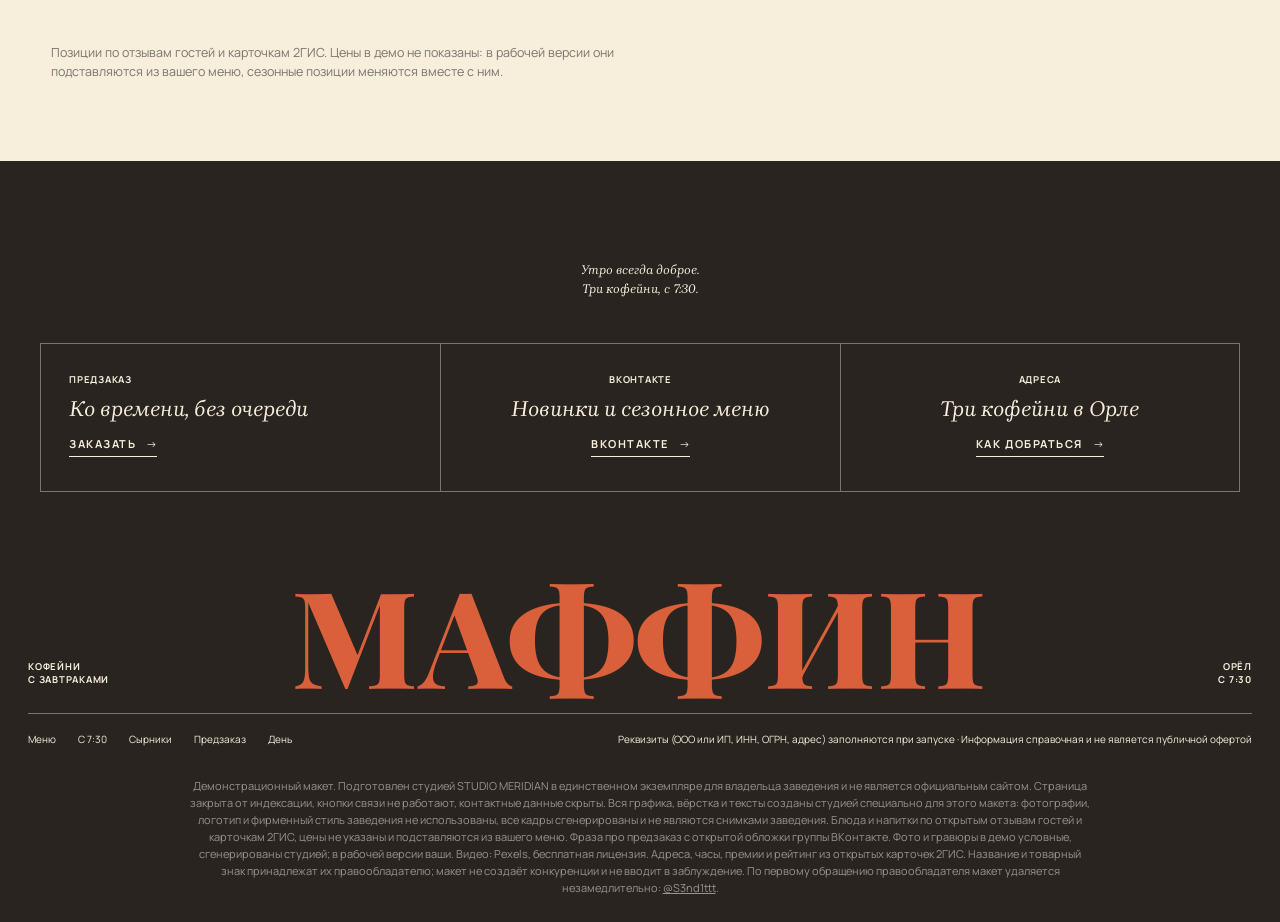
<file: menu/index.html>
<!DOCTYPE html>
<html lang="ru" data-v="1" data-base="../" class="nojs" data-tone="p">
<head>
<meta charset="UTF-8">
<meta name="viewport" content="width=device-width, initial-scale=1, viewport-fit=cover">
<meta name="robots" content="noindex, nofollow">
<title>Меню · Демо-макет сайта · STUDIO MERIDIAN</title>
<meta name="description" content="Меню Маффина в Орле: сырники с рикоттой и солёной карамелью, сырный раф, айс латте, маффины, пончики, меренговый рулет.">
<meta name="theme-color" content="#F7EEDC">
<meta property="og:type" content="website">
<meta property="og:title" content="Демо-макет сайта · STUDIO MERIDIAN">
<meta property="og:description" content="Меню Маффина в Орле: сырники с рикоттой и солёной карамелью, сырный раф, айс латте, маффины, пончики, меренговый рулет.">
<meta property="og:url" content="https://sasakolpakoh227-a11y.github.io/muffin/menu/">
<meta property="og:image" content="https://sasakolpakoh227-a11y.github.io/muffin/img/og.jpg?v=1">
<link rel="icon" href="data:image/svg+xml,%3Csvg xmlns='http://www.w3.org/2000/svg' viewBox='0 0 40 40'%3E%3Crect width='40' height='40' rx='9' fill='%23F2B33D'/%3E%3Cpath d='M9 21c-1-7 5-12 11-12s12 5 11 12z' fill='%23E8714A'/%3E%3Cpath d='M11 21l3 12h12l3-12z' fill='%232A2420'/%3E%3C/svg%3E">
<link rel="preload" href="../fonts/playfair.woff2" as="font" type="font/woff2" crossorigin>
<link rel="preload" href="../fonts/manrope.woff2" as="font" type="font/woff2" crossorigin>
<link rel="preload" href="../fonts/brygada-italic.woff2" as="font" type="font/woff2" crossorigin>
<link rel="stylesheet" href="../skin.css?v=3e9a153c">
<link rel="stylesheet" href="../venue.css?v=310f620d">
<noscript><style>.curtain{display:none}</style></noscript>
</head>
<body>
<p class="demo-strip">Демо-макет студии MERIDIAN · не является официальным сайтом заведения</p>
<div class="curtain" aria-hidden="true"><p class="wm" style="--wn:6"><span style="--i:0">м</span><span style="--i:1">а</span><span style="--i:2">ф</span><span style="--i:3">ф</span><span style="--i:4">и</span><span style="--i:5">н</span></p><div class="pic"><div class="pi"><img src="../img/f-syrniki.jpg?v=1" alt="" decoding="async" width="896" height="1120"></div></div></div>
<div class="veil" aria-hidden="true"></div>
<header class="top">
  <nav class="nav" aria-label="Разделы"><a href="../menu/" aria-current="page">Меню</a><a href="../#rano">С 7:30</a><a href="../#syrniki">Сырники</a><a href="../#predzakaz">Предзаказ</a><a href="../den/">День</a></nav>
  <button class="burger" type="button" aria-expanded="false" aria-controls="menu">Меню</button>
  <a class="logo" href="../" aria-label="Маффин, на главную"><svg class="lamp" viewBox="0 0 40 40" aria-hidden="true"><path d="M9 21c-1-7 5-12 11-12s12 5 11 12z" fill="none" stroke="currentColor" stroke-width="1.5"/><path d="M11 21l3 12h12l3-12" fill="none" stroke="currentColor" stroke-width="1.5"/><path d="M16 22l1 11M20 22v11M24 22l-1 11" stroke="currentColor" stroke-width="1"/></svg><span>маффин</span></a>
  <div class="right"><span class="now" data-now></span><button type="button" data-hint="Телефон скрыт в демо. В рабочей версии кнопка сразу набирает номер.">Позвонить</button></div>
</header>
<div class="menu" id="menu" hidden><nav aria-label="Меню"><a href="../menu/" aria-current="page">Меню</a><a href="../#rano">С 7:30</a><a href="../#syrniki">Сырники</a><a href="../#predzakaz">Предзаказ</a><a href="../den/">День</a></nav></div>
<main class="menu-p" data-bg="p">

  <section class="mh"><p class="kick">Три кофейни в Орле</p><h1 class="cap l rv"><span class="ln"><span>Меню</span></span></h1><nav class="mtabs" aria-label="Разделы меню"><a href="#zavtrak">Завтраки с 7:30</a><a href="#napitki">Авторские напитки</a><a href="#chai">Чай</a><a href="#deserty">Десерты</a></nav></section>
  <section class="mcat" id="zavtrak"><figure class="px"><img src="../img/f-syrniki.jpg?v=1" alt="Завтраки с 7:30" loading="lazy" decoding="async" width="896" height="1120"></figure><div><h2 class="cap m">Завтраки с 7:30</h2><ul class="mlist"><li><span><b>Сырники с рикоттой</b><small>под солёной карамелью</small></span><i></i><em>···· ₽</em></li><li><span><b>Блинчики</b><small>«очень вкусные»</small></span><i></i><em>···· ₽</em></li><li><span><b>Сэндвич с рыбкой</b><small>«очень вкусный»</small></span><i></i><em>···· ₽</em></li><li><span><b>Бельгийские вафли</b><small>на Тургенева</small></span><i></i><em>···· ₽</em></li><li><span><b>Супы</b></span><i></i><em>···· ₽</em></li></ul></div></section>
  <section class="mcat" id="napitki"><figure class="px"><img src="../img/f-raf.jpg?v=1" alt="Авторские напитки" loading="lazy" decoding="async" width="896" height="1120"></figure><div><h2 class="cap m">Авторские напитки</h2><ul class="mlist"><li><span><b>Сырный раф</b><small>«выше всех похвал»</small></span><i></i><em>···· ₽</em></li><li><span><b>Айс латте</b><small>«самый лучший в мире»</small></span><i></i><em>···· ₽</em></li><li><span><b>Гляссе</b><small>«практически как десерт»</small></span><i></i><em>···· ₽</em></li><li><span><b>Фильтр</b><small>«отличный»</small></span><i></i><em>···· ₽</em></li><li><span><b>На миндальном молоке</b><small>и других без молока</small></span><i></i><em>···· ₽</em></li></ul></div></section>
  <section class="mcat" id="chai"><figure class="px"><img src="../img/f-tea.jpg?v=1" alt="Чай" loading="lazy" decoding="async" width="896" height="1120"></figure><div><h2 class="cap m">Чай</h2><ul class="mlist"><li><span><b>Облепиха‑имбирь</b><small>«очень вкусный»</small></span><i></i><em>···· ₽</em></li><li><span><b>Сезонные чаи</b><small>меняются с меню</small></span><i></i><em>···· ₽</em></li></ul></div></section>
  <section class="mcat" id="deserty"><figure class="px"><img src="../img/f-cheesecake.jpg?v=1" alt="Десерты" loading="lazy" decoding="async" width="896" height="1120"></figure><div><h2 class="cap m">Десерты</h2><ul class="mlist"><li><span><b>Маффины</b><small>«очень много начинки»</small></span><i></i><em>···· ₽</em></li><li><span><b>Пончики</b><small>«очень много пончиков!»</small></span><i></i><em>···· ₽</em></li><li><span><b>Лимонный чизкейк</b><small>«годнота»</small></span><i></i><em>···· ₽</em></li><li><span><b>Меренговый рулет</b><small>«объеденье»</small></span><i></i><em>···· ₽</em></li><li><span><b>Пряники</b><small>«ребёнок постоянно ходит за пряниками»</small></span><i></i><em>···· ₽</em></li><li><span><b>Конфеты</b></span><i></i><em>···· ₽</em></li></ul></div></section>
  <p class="mnote">Позиции по отзывам гостей и карточкам 2ГИС. Цены в демо не показаны: в рабочей версии они подставляются из вашего меню, сезонные позиции меняются вместе с ним.</p>
</main>
<footer class="foot" data-bg="g">
  <p class="quote">Утро всегда доброе.<br>Три кофейни, с 7:30.</p>
  <div class="boxes"><div class="box"><p class="k">Предзаказ</p><p class="it">Ко времени, без очереди</p><button class="btn" type="button" data-hint="В рабочей версии кнопка открывает ваше приложение.">Заказать</button></div><div class="box"><p class="k">ВКонтакте</p><p class="it">Новинки и сезонное меню</p><button class="btn" type="button" data-hint="В рабочей версии здесь ваша группа ВКонтакте.">ВКонтакте</button></div><div class="box"><p class="k">Адреса</p><p class="it">Три кофейни в Орле</p><a class="btn" href="../gde/">Как добраться</a></div></div>
  <div class="sig"><p class="k">Кофейни<br>с завтраками</p><p class="wm" aria-hidden="true" style="--wn:6">маффин</p><p class="k r">Орёл<br>с 7:30</p></div>
  <div class="fine">
    <span><a href="../menu/">Меню</a><a href="../#rano">С 7:30</a><a href="../#syrniki">Сырники</a><a href="../#predzakaz">Предзаказ</a><a href="../den/">День</a></span>
    <span>Реквизиты (ООО или ИП, ИНН, ОГРН, адрес) заполняются при запуске · Информация справочная и не является публичной офертой</span>
  </div>
  <p class="note">Демонстрационный макет. Подготовлен студией STUDIO MERIDIAN в единственном экземпляре для владельца заведения и не является официальным сайтом. Страница закрыта от индексации, кнопки связи не работают, контактные данные скрыты. Вся графика, вёрстка и тексты созданы студией специально для этого макета: фотографии, логотип и фирменный стиль заведения не использованы, все кадры сгенерированы и не являются снимками заведения. Блюда и напитки по открытым отзывам гостей и карточкам 2ГИС, цены не указаны и подставляются из вашего меню. Фраза про предзаказ с открытой обложки группы ВКонтакте. Фото и гравюры в демо условные, сгенерированы студией; в рабочей версии ваши. Видео: Pexels, бесплатная лицензия. Адреса, часы, премии и рейтинг из открытых карточек 2ГИС. Название и товарный знак принадлежат их правообладателю; макет не создаёт конкуренции и не вводит в заблуждение. По первому обращению правообладателя макет удаляется незамедлительно: <a href="https://t.me/S3nd1ttt" target="_blank" rel="noopener">@S3nd1ttt</a>.</p>
</footer>
<div class="toast" role="status" aria-live="polite" hidden></div>
<a class="mer-badge" href="https://t.me/S3nd1ttt" target="_blank" rel="noopener">MERIDIAN · Демо</a>
<script src="../skin.js?v=94cd19e5"></script>
<script src="../venue.js?v=4b300acd"></script>
</body>
</html>
</file>
<file: skin.css>
/* DEMOKIT, кожа MAISON: каркас MAISON CAFÉ (шрифты Manrope и Brygada 1918, SIL OFL) для демо реальным заведениям.
   Палитра и шрифты в переменных :root, заведение переопределяет их в своём venue.css. Фон меняется по разделам data-bg. */
@font-face{font-family:'MSans';src:url(fonts/manrope.woff2) format('woff2');font-weight:400 800;font-display:swap}
@font-face{font-family:'MSerif';src:url(fonts/brygada.woff2) format('woff2');font-weight:400 700;font-style:normal;font-display:swap}
@font-face{font-family:'MSerif';src:url(fonts/brygada-italic.woff2) format('woff2');font-weight:400 700;font-style:italic;font-display:swap}

:root{
  --gr:#1E1E1C;--gr2:#282826;--pa:#F1EEE7;--li:#E2DBCC;--kr:#D3BE98;--ink:#171716;--cream:#E9E3D6;--brass:#D9B26F;--acc:var(--brass);--disp:var(--sans);
  --sans:'MSans',system-ui,sans-serif;--serif:'MSerif',Georgia,serif;
  --ease:cubic-bezier(.2,.8,.2,1);--eio:cubic-bezier(.77,0,.175,1);--eo:cubic-bezier(.25,.46,.45,.94);--hd:64px;
}
html{--bg:var(--gr);--fg:var(--cream);--mut:rgba(233,227,214,.58);--line:rgba(233,227,214,.16);--line2:rgba(233,227,214,.42);--tile:#4A5A4F}
html[data-tone=p]{--bg:var(--pa);--fg:var(--ink);--mut:rgba(23,23,22,.56);--line:rgba(23,23,22,.14);--line2:rgba(23,23,22,.4);--tile:#8E8982}
html[data-tone=l]{--bg:var(--li);--fg:var(--ink);--mut:rgba(23,23,22,.56);--line:rgba(23,23,22,.15);--line2:rgba(23,23,22,.4);--tile:#8E8982}
html[data-tone=k]{--bg:var(--kr);--fg:var(--ink);--mut:rgba(23,23,22,.6);--line:rgba(23,23,22,.18);--line2:rgba(23,23,22,.45);--tile:#8E8475}
html.en .ru,html:not(.en) .en{display:none}
*,*::before,*::after{box-sizing:border-box}
html,body{overflow-x:clip}
body{margin:0;background:var(--bg);color:var(--fg);font:400 15px/1.5 var(--sans);-webkit-font-smoothing:antialiased;transition:background-color .8s var(--ease),color .8s var(--ease)}
img,video{display:block;max-width:100%;height:auto}
a{color:inherit;text-decoration:none}
button,input{font:inherit;color:inherit}
button{background:none;border:0;padding:0;cursor:pointer}
figure{margin:0}
p{margin:0}
h1{margin:0;font:inherit}
.vh{position:absolute;width:1px;height:1px;overflow:hidden;clip:rect(0 0 0 0);white-space:nowrap}
:focus-visible{outline:1px solid currentColor;outline-offset:3px}

/* ── шрифтовые роли ── */
.cap{font:800 18px/.88 var(--disp);text-transform:uppercase;letter-spacing:-.035em;margin:0}
.cap.xl{font-size:clamp(56px,8.6vw,136px)}
.cap.l{font-size:clamp(40px,5.2vw,82px)}
.cap.m{font-size:clamp(24px,2.5vw,38px);line-height:.94;letter-spacing:-.03em}
.cap.s{font-size:15px;line-height:1.05;letter-spacing:-.01em}
.cap.s2{font-size:clamp(22px,2vw,28px);line-height:.95;letter-spacing:-.02em}
.kick{font:400 20px/1.2 var(--serif);margin-bottom:14px;letter-spacing:-.01em}
.lead{font-size:14px;line-height:1.5;margin-top:28px}
.k{font:700 9.5px/1.35 var(--sans);text-transform:uppercase;letter-spacing:.08em}
.btn{display:inline-block;border:1px solid var(--line2);padding:11px 28px;font:600 9.5px/1 var(--sans);text-transform:uppercase;letter-spacing:.12em;transition:background .3s,color .3s,border-color .3s}
.btn:hover{background:var(--fg);color:var(--bg);border-color:var(--fg)}

/* ── проявление заголовков по строкам (маска) и мягкое появление ── */
.ln{display:block;overflow:hidden;padding-bottom:.13em;margin-bottom:-.13em}
.ln>span{display:block;transform:translateY(108%);transition:transform 1.1s var(--ease)}
.ln:nth-child(2)>span{transition-delay:.09s}.ln:nth-child(3)>span{transition-delay:.18s}
.rv.in .ln>span{transform:none}
.rv-f{opacity:0;transform:translateY(16px);transition:opacity 1s var(--ease) .25s,transform 1s var(--ease) .25s}
.rv-f.in{opacity:1;transform:none}
html.nojs .ln>span,html.nojs .rv-f{transform:none;opacity:1}

/* ── шторка-загрузчик: знак, снизу поднимается кадр, потом шторка уходит вверх ── */
.curtain{position:fixed;inset:0;z-index:200;background:var(--pa);color:var(--ink);display:flex;flex-direction:column;align-items:center;justify-content:center;overflow:hidden;transition:transform 1.1s var(--eio)}
.curtain .wm{font:500 clamp(84px,14vw,230px)/.86 var(--serif);letter-spacing:-.045em;position:relative;z-index:2;overflow:hidden;padding:0 .04em .12em;white-space:nowrap}
.curtain .wm span{display:inline-block;transform:translateY(110%);transition:transform 1.25s var(--eio) calc(var(--i) * 45ms)}
.curtain .pic{width:min(44vw,620px);aspect-ratio:4/3;overflow:hidden;margin-top:-.1em;transform:translateY(80vh);transition:transform 1.6s var(--eio) .2s}
.curtain .pi{width:100%;height:100%;transform:translateY(-10%) scale(1.1);transition:transform 1.6s var(--eio) .2s}
.curtain .pic img{width:100%;height:100%;object-fit:cover;filter:grayscale(1) contrast(1.05)}
html.c1 .curtain .wm span{transform:none}
html.c1 .curtain .pic{transform:translateY(18%)}
html.c1 .curtain .pi{transform:translateY(0) scale(1.1)}
html.c2 .curtain{transform:translateY(-100%)}
html.c2 .curtain .pi{transform:translateY(40%) scale(1.2)}
html.quick .curtain{background:var(--gr);color:var(--cream);transition-duration:.8s}
html.quick .curtain .pic{display:none}
html.quick .curtain .wm span{transition-duration:.7s;transition-delay:calc(var(--i) * 18ms)}
html.c3 .curtain{display:none}
/* шторка между страницами: графит опускается сверху, новая страница открывается из-под неё */
.veil{position:fixed;inset:0;z-index:190;background:var(--gr);transform:translateY(-100%);transition:transform .75s var(--eio);pointer-events:none}
html.leaving .veil{transform:none}

/* ── шапка ── */
.top{position:sticky;top:0;z-index:50;height:var(--hd);display:grid;grid-template-columns:1fr auto 1fr;align-items:center;padding:0 28px;background:var(--bg);border-bottom:1px solid var(--line);transition:background-color .8s var(--ease),transform .5s cubic-bezier(.455,.03,.515,.955)}
html.hd-up .top{transform:translateY(-101%)}
.nav{display:flex;gap:22px;font-size:11.5px}
.nav a{position:relative;padding:4px 0}
.nav a::after{content:'';position:absolute;left:50%;bottom:-3px;height:1px;width:0;background:currentColor;transform:translateX(-50%);transition:width .5s cubic-bezier(.455,.03,.515,.955)}
.nav a:hover::after{width:100%}
.nav a[aria-current]::after{width:14px}
.nav a[aria-current]:hover::after{width:100%}
.logo{font:500 33px/1 var(--serif);letter-spacing:-.035em;white-space:nowrap}
.right{display:flex;justify-content:flex-end;align-items:center;gap:18px;font-size:11.5px;white-space:nowrap}
.langs{display:flex;gap:9px}
.langs button{color:var(--mut)}
.langs button[aria-pressed=true]{color:var(--fg)}
.burger{display:none;font-size:11.5px;justify-self:start}
.menu{position:fixed;inset:var(--hd) 0 0;z-index:49;background:var(--bg);padding:30px 24px}
.menu nav{display:flex;flex-direction:column;gap:6px}
.menu a{font:800 34px/1.05 var(--sans);text-transform:uppercase;letter-spacing:-.03em}

/* ── первый экран ── */
.hero{min-height:calc(100svh - var(--hd));display:flex;flex-direction:column;align-items:center;justify-content:center;text-align:center;padding:60px 24px 90px}
.hero .lead{max-width:520px}
.hero .btn{margin-top:30px}
.hbtns{display:flex;flex-wrap:wrap;justify-content:center;gap:10px}.hbtns .btn{margin:30px 0 0 !important}

/* ── пара видео: растёт по прокрутке ── */
.duo{height:190vh;--k:0}
.duo .stick{position:sticky;top:var(--hd);height:calc(100svh - var(--hd));display:grid;place-items:center}
.duo .pair{display:grid;grid-template-columns:1fr 1fr;width:calc(54vw + 36vw * var(--k));max-width:calc((100svh - var(--hd) - 60px) * 1.7)}
.duo figure{aspect-ratio:5/6;overflow:hidden;background:var(--gr2)}
.duo img,.duo video{width:100%;height:100%;object-fit:cover}

/* ── линейки и сетка пачек ── */
.ranges{padding:130px 24px 120px;text-align:center}
.grid{display:grid;grid-template-columns:repeat(3,1fr);gap:22px;max-width:1260px;margin:56px auto 50px;text-align:left}
.card{display:block}
.card .ph{position:relative;display:block;aspect-ratio:4/5;overflow:hidden;background:var(--tile)}
.card .ph img{position:absolute;inset:0;width:100%;height:100%;object-fit:cover;transition:opacity .6s var(--ease),transform 1.2s var(--ease)}
.card .ph .alt{opacity:0}
.card:hover .ph .alt{opacity:1}
.card:hover .ph img{transform:scale(1.025)}
.card .meta{display:grid;grid-template-columns:1fr auto;gap:2px 12px;padding:14px 0 6px}
.card .meta b{font:800 12.5px/1.2 var(--sans);text-transform:uppercase;letter-spacing:-.01em}
.card .meta .pr{position:relative;font-size:10.5px;padding-bottom:2px;align-self:start}
.card .meta .pr::after{content:'';position:absolute;left:0;right:0;bottom:0;height:1px;background:currentColor;transform:scaleX(0);transform-origin:left;transition:transform .5s cubic-bezier(.455,.03,.515,.955)}
.card:hover .meta .pr::after{transform:scaleX(1)}
.card .meta small{grid-column:1/-1;font-size:11px;color:var(--mut)}
.card[hidden]{display:none}
.tabs{display:flex;flex-wrap:wrap;justify-content:center;gap:8px;margin-top:36px}
.tabs button{border:1px solid var(--line);padding:9px 16px;font:600 9.5px/1 var(--sans);text-transform:uppercase;letter-spacing:.1em}
.tabs button[aria-pressed=true]{background:var(--fg);color:var(--bg);border-color:var(--fg)}
.shop .grid{margin-top:40px}
.banner{padding:140px 24px;text-align:center}
.banner .lead{max-width:460px;margin:26px auto 0}

/* ── парящий коллаж ── */
.collage{position:relative;padding:40px 0 120px}
.fl{position:relative;height:150vh;max-width:1400px;margin:0 auto}
.fl figure{position:absolute;overflow:hidden;background:var(--gr2);will-change:transform}
.fl img{width:100%;height:100%;object-fit:cover}
.fl .c0{left:50%;top:6vh;width:min(36vw,520px);aspect-ratio:3/4;margin-left:calc(min(36vw,520px) / -2);z-index:1}
.fl .c1{left:12%;top:26vh;width:11vw;aspect-ratio:4/5;z-index:2}
.fl .c2{right:13%;top:12vh;width:10vw;aspect-ratio:3/4}
.fl .c3{left:23%;top:96vh;width:10vw;aspect-ratio:1;z-index:2}
.fl .c4{right:22%;top:104vh;width:11vw;aspect-ratio:1;z-index:2}
.fl .c5{left:6%;top:70vh;width:9vw;aspect-ratio:1}
.collage .say{text-align:center;padding:0 24px;margin-top:-8vh;position:relative;z-index:3}
.collage .say .btn{margin-top:30px}

/* ── обжарка во всю ширину ── */
.roast .wide{height:100svh;overflow:hidden;background:var(--gr2)}
.roast .wide img,.roast .wide video{width:100%;height:100%;object-fit:cover;transform:scale(var(--z,1.12));will-change:transform}

/* ── кофейни на главной ── */
.stores{padding:120px 24px 110px;text-align:center}
.rows{max-width:1400px;margin:44px auto 40px;border-top:1px solid var(--line);text-align:left}
.ex{border-bottom:1px solid var(--line);transition:background .4s}
.ex.open{background:rgba(255,255,255,.05)}
.row{display:grid;grid-template-columns:auto 1fr auto;align-items:baseline;gap:16px;width:100%;text-align:left;padding:22px 18px 18px;transition:padding .5s var(--ease)}
.row b{font:800 clamp(24px,3.6vw,54px)/.95 var(--sans);letter-spacing:-.035em;text-transform:uppercase}
.row .ad{font:400 clamp(13px,1.5vw,22px)/1.2 var(--serif);color:var(--mut)}
.row .more{display:flex;align-items:center;gap:10px;font:600 9px/1 var(--sans);text-transform:uppercase;letter-spacing:.1em;opacity:.55;transition:opacity .3s}
.row .more svg{width:22px;height:22px;border-radius:50%;transition:transform .5s var(--ease),background .5s,color .5s}
.row:hover{padding-left:28px}
.row:hover .more,.ex.open .more{opacity:1}
.row:hover .more svg{background:var(--fg);color:var(--bg)}
.ex.open .more svg{transform:rotate(45deg)}
.exb{display:grid;grid-template-rows:0fr;transition:grid-template-rows .9s cubic-bezier(.645,.045,.355,1)}
.ex.open .exb{grid-template-rows:1fr}
.exi{overflow:hidden}
.drag{display:flex;gap:16px;overflow-x:auto;scrollbar-width:none;padding:6px 18px 40px;cursor:grab;user-select:none;-webkit-user-select:none}
.drag::-webkit-scrollbar{display:none}
.drag.grabbing{cursor:grabbing}
.drag figure{flex:0 0 min(22vw,300px);aspect-ratio:2/3;overflow:hidden;background:var(--gr2)}
.drag img{width:100%;height:100%;object-fit:cover;pointer-events:none}
.drag .info{flex:0 0 260px;display:flex;flex-direction:column;justify-content:flex-end;gap:14px;padding:0 10px}
.drag .info .it{font:italic 400 22px/1.2 var(--serif)}
.drag .info .k{color:var(--mut)}
.drag .info .btn{align-self:flex-start}

/* ── плейлист: курсивная бегущая строка, обложка у курсора ── */
.playlist{padding:110px 0 120px;text-align:center;position:relative}
.mqs{margin:40px 0 44px}
.mq{overflow:hidden;white-space:nowrap}
.mqi{display:inline-block;font:italic 400 max(36px,5.4vw)/1.2 var(--serif);letter-spacing:-.02em;animation:mq 90s linear infinite}
.mq.rev .mqi{animation-direction:reverse;animation-duration:110s}
.mqs:hover .mqi{animation-play-state:paused}
.tr{padding:0 .12em;transition:color .3s}
.mqs:hover .tr{color:var(--mut)}
.mqs .tr:hover{color:var(--fg)}
@keyframes mq{to{transform:translateX(-50%)}}
.cover{position:fixed;left:0;top:0;width:200px;aspect-ratio:1;pointer-events:none;z-index:40;opacity:0;transform:translate(-50%,-50%) scale(.85);transition:opacity .25s,transform .35s var(--ease)}
.cover.on{opacity:1;transform:translate(-50%,-50%) scale(1)}
.cover img{width:100%;height:100%;object-fit:cover;box-shadow:0 18px 40px rgba(0,0,0,.35)}
.pl-note{margin-top:14px;font-size:12px;color:var(--mut)}

/* ── подвал ── */
.foot{background:var(--gr);color:var(--cream);--mut:rgba(233,227,214,.58);--line:rgba(233,227,214,.16);--line2:rgba(233,227,214,.42);padding:100px 28px 26px}
.foot .quote{text-align:center;font-size:13px;line-height:1.45}
.boxes{display:grid;grid-template-columns:repeat(3,1fr);max-width:1200px;margin:44px auto 90px;border:1px solid var(--line2)}
.box{padding:30px 28px 34px;display:flex;flex-direction:column;align-items:center;text-align:center;gap:10px}
.box+.box{border-left:1px solid var(--line2)}
.box:first-child{align-items:flex-start;text-align:left}
.box .it{font:italic 400 22px/1.15 var(--serif);margin-bottom:6px}
.mail{display:flex;width:min(260px,100%);border-bottom:1px solid var(--line2)}
.mail input{flex:1;min-width:0;background:none;border:0;padding:8px 0;font-size:12px;outline:0}
.mail input::placeholder{color:var(--mut)}
.mail button{padding:0 4px}
.said{font-size:11px;color:var(--mut)}
.foot .btn:hover{background:var(--cream);color:var(--gr);border-color:var(--cream)}
.sig{display:grid;grid-template-columns:1fr auto 1fr;align-items:end;max-width:1400px;margin:0 auto;padding-bottom:26px;border-bottom:1px solid var(--line2)}
.sig .wm{font:500 clamp(70px,10.5vw,168px)/.78 var(--serif);letter-spacing:-.05em;white-space:nowrap}
.sig .r{text-align:right}
.fine{display:flex;justify-content:space-between;gap:20px;flex-wrap:wrap;max-width:1400px;margin:18px auto 0;font-size:10px}
.fine span:first-child{display:flex;gap:22px}
.fine a:hover{text-decoration:underline}
.foot .note{max-width:1400px;margin:22px auto 0;font-size:10.5px;line-height:1.5;color:var(--mut)}
.foot .note a{text-decoration:underline}

/* ── корзина ── */
.cart{position:fixed;inset:0;z-index:120;background:rgba(10,10,9,.42);opacity:0;visibility:hidden;transition:opacity .4s,visibility .4s}
.cart.open{opacity:1;visibility:visible}
.cart .panel{position:absolute;top:0;right:0;bottom:0;width:min(440px,100%);background:var(--pa);color:var(--ink);display:flex;flex-direction:column;transform:translateX(100%);transition:transform .6s var(--ease)}
.cart.open .panel{transform:none}
.cart .hd{display:flex;justify-content:space-between;align-items:center;padding:0 24px;height:var(--hd);border-bottom:1px solid rgba(23,23,22,.14)}
.cart .x{font-size:11.5px}
.cart .body{flex:1;overflow:auto;padding:22px 24px}
.cart ul{list-style:none;margin:0;padding:0}
.cart li{display:grid;grid-template-columns:72px 1fr auto;gap:14px;align-items:center;padding:12px 0;border-bottom:1px solid rgba(23,23,22,.12)}
.cart li img{width:72px;aspect-ratio:4/5;object-fit:cover;background:#8E8982}
.cart li b{display:block;font:800 12px/1.2 var(--sans);text-transform:uppercase}
.cart li small{display:block;font-size:11px;color:rgba(23,23,22,.6);margin-top:3px}
.cart .q{display:flex;align-items:center;gap:10px;font-size:12px}
.cart .q button{width:22px;height:22px;border:1px solid rgba(23,23,22,.3)}
.cart .sum{display:flex;justify-content:space-between;margin:20px 0;font:800 13px/1 var(--sans);text-transform:uppercase}
.cart .go{display:block;text-align:center;background:var(--ink);color:var(--pa);padding:15px;font:600 10px/1 var(--sans);text-transform:uppercase;letter-spacing:.12em}
.cart .fine2{margin-top:12px;font-size:11px;color:rgba(23,23,22,.6)}
.cart .empty{text-align:center;padding-top:60px}
.cart .empty p{font:italic 400 22px/1.2 var(--serif);margin-bottom:22px}
.cart .empty .btn{border-color:rgba(23,23,22,.4)}

/* ── страница товара ── */
.pdp .buy{display:grid;grid-template-columns:minmax(0,1.62fr) minmax(320px,1fr);border-bottom:1px solid var(--line)}
.pics{display:grid;grid-template-columns:1.62fr 1fr}
.pics figure{overflow:hidden;background:var(--tile)}
.pics .a{grid-column:1/-1;aspect-ratio:1/1.02}
.pics .b,.pics .c{aspect-ratio:1/1}
.pics .c{aspect-ratio:auto}
.pics img{width:100%;height:100%;object-fit:cover}
.panel{border-left:1px solid var(--line)}
.panel .in{position:sticky;top:var(--hd);padding:36px 40px 44px}
.panel .k{color:var(--mut)}
.panel h1{margin-top:10px}
.notes{font:italic 400 15px/1.35 var(--serif);margin-top:12px}
.price{font-size:13px;margin-top:14px}
.opt{margin-top:22px}
.seg{display:flex;flex-wrap:wrap;gap:6px;margin-top:8px}
.seg button{border:1px solid var(--line);padding:8px 12px;font-size:11px}
.seg button[aria-pressed=true]{border-color:var(--fg)}
.addrow{display:grid;grid-template-columns:auto 1fr;gap:8px;margin-top:24px}
.qty{display:flex;align-items:center;border:1px solid var(--line2)}
.qty button{width:34px;height:40px}
.qty span{min-width:20px;text-align:center;font-size:12px}
.add{background:var(--fg);color:var(--bg);font:600 9.5px/1 var(--sans);text-transform:uppercase;letter-spacing:.12em;transition:opacity .3s}
.add:hover{opacity:.85}
.add.done{opacity:.6}
.pts{list-style:none;padding:0;margin:24px 0 30px}
.panel dl{margin:0}
.panel dl div{display:grid;grid-template-columns:110px 1fr;gap:14px;padding:16px 0;border-top:1px solid var(--line2)}
.panel dt{font:800 9px/1.4 var(--sans);text-transform:uppercase;letter-spacing:.06em}
.panel dd{margin:0;font-size:11.5px;line-height:1.45}
.act{display:grid;grid-template-columns:minmax(0,1.62fr) minmax(320px,1fr);border-bottom:1px solid var(--line)}
.act .cell{border-bottom:1px solid var(--line)}
.act .cell:nth-child(odd){border-right:1px solid var(--line)}
.act .circ{display:grid;place-items:center;padding:60px}
.act .circ .px{width:min(30vw,380px);aspect-ratio:1;border-radius:50%;background:var(--tile)}
.act .txt{padding:46px 40px;display:flex;flex-direction:column;justify-content:center;gap:18px}
.act .txt.c{align-items:center;text-align:center}
.act .wide2{min-height:44vh;position:relative;background:var(--tile)}
.act .wide2 .px{position:absolute;inset:0}
.act .sm{font-size:12px;max-width:260px;color:var(--mut)}
.sign{width:90px;height:52px}
.ranges.more{padding-top:110px}

/* ── кофейни: список и своя карта ── */
.find{display:grid;grid-template-columns:400px 1fr;height:calc(100svh - var(--hd))}
.find .list{padding:30px 28px;overflow:auto;border-right:1px solid var(--line)}
.find .q{width:100%;border:1px solid var(--line2);background:none;padding:12px 14px;font-size:11px;letter-spacing:.06em;text-transform:uppercase;outline:0}
.find .q::placeholder{color:var(--mut)}
.spots{list-style:none;margin:20px 0 0;padding:0}
.spots button{display:block;width:100%;text-align:left;padding:18px 0;border-bottom:1px solid var(--line)}
.spots b{display:block;font:800 13px/1.2 var(--sans);text-transform:uppercase;letter-spacing:-.01em}
.spots .ad{display:block;font:400 13px/1.3 var(--serif);margin:6px 0 4px}
.spots .k{color:var(--mut)}
.spots button[aria-current] b{text-decoration:underline;text-underline-offset:4px}
.mapbox{position:relative;overflow:hidden;background:#DCD5C6;touch-action:none;cursor:grab}
.mapbox.grab{cursor:grabbing}
.mapbox .layer{position:absolute;left:0;top:0;transform-origin:0 0}
.mapbox .layer svg{display:block}
.mapbox .zoom{position:absolute;right:16px;top:16px;z-index:3;display:flex;flex-direction:column;border:1px solid rgba(23,23,22,.3);background:var(--pa)}
.mapbox .zoom button{width:34px;height:34px;color:var(--ink)}
.mapbox .zoom button+button{border-top:1px solid rgba(23,23,22,.2)}
.mapbox .attr{position:absolute;right:10px;bottom:8px;z-index:3;font-size:9.5px;color:rgba(23,23,22,.65);background:rgba(241,238,231,.8);padding:2px 6px}
.pin{position:absolute;z-index:2;width:34px;height:34px;margin:-17px 0 0 -17px;border-radius:50%;background:var(--ink);color:var(--pa);display:grid;place-items:center;font:500 19px/1 var(--serif);box-shadow:0 0 0 3px var(--pa);transition:transform .3s var(--ease)}
.pin::before{content:'m';margin-top:-3px}
.pin i{position:absolute;left:44px;top:50%;transform:translateY(-50%);white-space:nowrap;font:800 10px/1 var(--sans);font-style:normal;text-transform:uppercase;letter-spacing:.04em;color:var(--ink);background:var(--pa);padding:6px 8px;opacity:0;transition:opacity .3s;pointer-events:none}
.pin.on{transform:scale(1.18)}
.pin.on i,.pin:hover i{opacity:1}

/* ── день сети ── */
.dh{text-align:center;padding:70px 24px 60px}
.script{font:italic 400 clamp(88px,13vw,210px)/.92 var(--serif);letter-spacing:-.03em;margin:0}
.dh .lead{margin-top:18px}
.mas{display:grid;grid-template-columns:repeat(3,1fr);gap:44px;max-width:1260px;margin:0 auto;padding:20px 24px 130px}
.mas .col{display:flex;flex-direction:column;gap:56px}
.mas .col:nth-child(2){padding-top:110px}
.mas .col:nth-child(3){padding-top:40px}
.mas .px{background:var(--tile)}
.mas .t .px{aspect-ratio:3/4}
.mas .w .px{aspect-ratio:4/3}
.mas .cap2{display:grid;gap:4px;margin-top:12px;font-size:12px;line-height:1.45}
.mas .cap2 .k{color:var(--mut)}
.mas .cap2 b{font:800 12.5px/1.2 var(--sans);text-transform:uppercase}
.qt{border:1px solid var(--line2);padding:28px 26px;display:flex;flex-direction:column;gap:22px;min-height:220px;justify-content:space-between}
.qt .cap{font-size:clamp(20px,1.8vw,26px)}

/* ── вакансии ── */
.jh{text-align:center;padding:90px 24px 70px}
.jh .big{font:400 clamp(28px,3.3vw,50px)/1.14 var(--serif);max-width:1000px;margin:22px auto 0;letter-spacing:-.015em}
.jg{display:grid;grid-template-columns:1.2fr 1fr;gap:64px;align-items:center;max-width:1240px;margin:0 auto;padding:0 24px 90px}
.jg .px{aspect-ratio:4/3;background:var(--tile)}
.jg .sm{font-size:13px;line-height:1.55;margin:16px 0 26px;max-width:420px}
.roles{list-style:none;margin:0;padding:0;border-top:1px solid var(--line2)}
.roles li{display:grid;grid-template-columns:1fr auto;gap:2px 16px;padding:14px 0;border-bottom:1px solid var(--line2)}
.roles b{font:800 13px/1.2 var(--sans);text-transform:uppercase}
.roles .ad{font:400 13px/1.3 var(--serif);grid-column:1}
.roles .k{grid-row:1/3;grid-column:2;align-self:center;color:var(--mut)}
.jbox{padding:0 24px 130px}
.jbox .frame{max-width:760px;margin:0 auto;border:1px solid var(--line2);padding:64px 24px;text-align:center;display:flex;flex-direction:column;align-items:center;gap:16px}
.jbox .it{font:italic 400 30px/1.1 var(--serif)}
.jbox .tg{font:800 20px/1.2 var(--sans);border-bottom:1px solid currentColor;padding-bottom:2px}
.jbox .k{color:var(--mut)}

/* ── о нас ── */
.about{background-image:radial-gradient(rgba(255,255,255,.035) 1px,transparent 1px);background-size:3px 3px}
.ah{position:relative;max-width:1060px;margin:0 auto;padding:130px 24px 110px}
.ah .who{position:absolute;right:24px;top:40px;text-align:right;color:var(--mut)}
.ah .big{font:400 clamp(26px,2.9vw,44px)/1.2 var(--serif);letter-spacing:-.015em}
.ah .big+.big{margin-top:.6em}
.trio{display:grid;grid-template-columns:1fr 1.25fr 1fr;gap:18px;padding:0 28px 110px;align-items:end}
.trio .px{aspect-ratio:3/4;background:var(--tile)}
.trio .tf:nth-child(2) .px{aspect-ratio:4/5}
.trio .tf .k{margin-top:10px;color:var(--mut)}
.nums{display:grid;grid-template-columns:repeat(4,1fr);border-top:1px solid var(--line);border-bottom:1px solid var(--line);margin:0 28px 110px}
.nums div{padding:34px 24px;display:flex;flex-direction:column;gap:10px}
.nums div+div{border-left:1px solid var(--line)}
.nums b{font:800 clamp(44px,5vw,76px)/.9 var(--sans);letter-spacing:-.04em}

/* ── кадры в рамках: внутри чуть больше рамки, едут при прокрутке, при появлении уменьшаются со 110 % ── */
.px{position:relative;overflow:hidden}
.px>img,.px>video{display:block;width:100%;height:100%;object-fit:cover;scale:1.26;translate:0 var(--py,0px);transition:scale 1.8s var(--eo)}
.px.in>img,.px.in>video{scale:1.14}
.pics .px>img{scale:1.08;object-position:50% 58%}
.pics .px.in>img{scale:1.03}
.duo .px>video,.duo .px>img{scale:1.08}
.duo .px.in>video,.duo .px.in>img{scale:1.02}
.sd img{scale:1.1;transition:opacity .6s var(--ease),transform 1.2s var(--ease),scale 1.6s var(--eo)}
.sd.in img{scale:1}
.cap.xxl{font-size:clamp(56px,10.3vw,190px);line-height:.82}
.btn.dark{background:var(--ink);color:var(--pa);border-color:var(--ink)}
.btn.dark:hover{background:transparent;color:var(--ink)}
.foot .fine a{position:relative}
.foot .fine a::after{content:'';position:absolute;left:0;right:0;top:calc(100% + 3px);height:1px;background:currentColor;transform:scaleX(0);transition:transform .5s cubic-bezier(.455,.03,.515,.955)}
.foot .fine a:hover{text-decoration:none}
.foot .fine a:hover::after{transform:scaleX(1)}

/* ── страница сорта: свежесть, вкус, рецепт, подписка, пара, финал, плашка ── */
.fresh{display:flex;align-items:center;gap:8px;font-size:11.5px;margin-top:10px}
.fresh i{width:7px;height:7px;border-radius:50%;background:#6E9B5C;box-shadow:0 0 0 0 rgba(110,155,92,.6);animation:pulse 2.4s infinite}
@keyframes pulse{70%{box-shadow:0 0 0 7px rgba(110,155,92,0)}100%{box-shadow:0 0 0 0 rgba(110,155,92,0)}}
.bars{display:grid;gap:7px;margin-top:20px}
.bar{display:grid;grid-template-columns:96px 1fr;align-items:center}
.bar .k{color:var(--mut)}
.bar .dots{display:flex;gap:4px}
.bar i{width:22px;height:4px;background:var(--line);transition:background .6s}
.bar i.on{background:var(--fg)}
.rc{font:italic 400 13.5px/1.4 var(--serif);margin-top:10px;padding-left:12px;border-left:1px solid var(--line2)}
.seg b{font-weight:800;margin-left:4px}
.add{position:relative;overflow:hidden}
.add .t2{position:absolute;inset:0;display:grid;place-items:center;transform:translateY(100%);transition:transform .5s var(--eio)}
.add .t1{display:block;transition:transform .5s var(--eio)}
.add.done .t1{transform:translateY(-140%)}
.add.done .t2{transform:none}
.pairl{display:grid;gap:4px;margin-top:6px;padding:16px 0 0;border-top:1px solid var(--line2)}
.pairl .k{color:var(--mut)}
.pairl b{font:800 13px/1.2 var(--sans);text-transform:uppercase}
.pairl small{font-size:11.5px;color:var(--mut)}
.pairl:hover b{text-decoration:underline;text-underline-offset:3px}
.closing{text-align:center;padding:130px 24px 140px;border-top:1px solid var(--line)}
.closing .big{font:400 clamp(26px,3vw,46px)/1.2 var(--serif);letter-spacing:-.015em;max-width:1000px;margin:0 auto 34px}
.pwrap{position:relative;min-width:0}
.gdots{display:none}
.mbar{display:none}
[data-cart] .bump{display:inline-block;animation:bump .5s var(--ease)}
@keyframes bump{40%{transform:scale(1.5)}}

/* ── корзина: порог доставки, подписка, пара ── */
.cart .ship{margin:4px 0 18px;font-size:11.5px}
.cart .ship .tr2{height:3px;background:rgba(23,23,22,.12);margin-top:8px;overflow:hidden}
.cart .ship .tr2 i{display:block;height:100%;background:var(--ink);transition:width .6s var(--ease)}
.cart li small em{font-style:normal;color:#6E8B5C}
.cart .sugg{display:grid;grid-template-columns:56px 1fr auto;gap:12px;align-items:center;margin:18px 0 6px;padding:12px;border:1px solid rgba(23,23,22,.14)}
.cart .sugg img{width:56px;aspect-ratio:4/5;object-fit:cover;background:#8E8982}
.cart .sugg b{display:block;font:800 11px/1.2 var(--sans);text-transform:uppercase}
.cart .sugg small{font-size:11px;color:rgba(23,23,22,.6)}
.cart .sugg button{border:1px solid rgba(23,23,22,.4);padding:8px 10px;font:600 9px/1 var(--sans);text-transform:uppercase;letter-spacing:.08em}
.cart .sumrow{display:flex;justify-content:space-between;font-size:12px;margin-top:6px}

/* ── кофейни: под выбранной три кадра ── */
.spots .sx{display:none;padding:0 0 18px}
.spots li.on .sx{display:block;animation:fin .6s var(--ease)}
.spots .sx .it{font:italic 400 15px/1.3 var(--serif);margin-bottom:10px}
.spots .th{display:grid;grid-template-columns:repeat(3,1fr);gap:6px}
.spots .th img{width:100%;aspect-ratio:3/4;object-fit:cover;background:var(--tile)}
@keyframes fin{from{opacity:0;transform:translateY(8px)}}

/* ── сотрудничество ── */
.ch{text-align:center;padding:110px 24px 70px}
.ch .big{font:400 clamp(24px,2.6vw,40px)/1.2 var(--serif);max-width:860px;margin:26px auto 0}
.dirs{max-width:1240px;margin:0 auto;padding:0 24px 60px;display:grid;gap:70px}
.dir{display:grid;grid-template-columns:1fr 1fr;gap:60px;align-items:center}
.dir:nth-child(even) .px{order:2}
.dir .px{aspect-ratio:4/3;background:var(--tile)}
.dir .k{color:var(--mut);margin-bottom:12px}
.dir .sm{font-size:13.5px;line-height:1.55;margin-top:18px;max-width:420px}
.partners{text-align:center;padding:60px 24px 90px}
.partners .pl{font:italic 400 clamp(24px,3vw,44px)/1.35 var(--serif);max-width:1100px;margin:18px auto 0}
.partners .note2{font-size:11px;color:var(--mut);margin-top:14px}
.collab .jbox .btn{margin-top:10px}

/* ── 404 ── */
.nf{min-height:calc(100svh - var(--hd));display:flex;flex-direction:column;align-items:center;justify-content:center;text-align:center;padding:60px 24px}
.nf .btn{margin-top:30px}

/* ── телефон и планшет ── */
@media (max-width:900px){
  :root{--hd:58px}
  .top{padding:0 18px}
  .nav{display:none}
  .burger{display:block}
  .logo{font-size:25px}
  .right{gap:10px}
  .grid{grid-template-columns:1fr 1fr;gap:14px}
  .duo{height:150vh}
  .duo .pair{width:calc(84vw + 10vw * var(--k))}
  .fl{height:120vh}
  .fl .c0{width:62vw;margin-left:-31vw}
  .fl .c1,.fl .c2,.fl .c3,.fl .c4,.fl .c5{width:22vw}
  .fl .c1{left:3%}.fl .c2{right:3%}.fl .c5{display:none}
  .boxes{grid-template-columns:1fr}
  .box+.box{border-left:0;border-top:1px solid var(--line2)}
  .box:first-child{align-items:center;text-align:center}
  .sig{grid-template-columns:1fr}
  .sig .k{display:none}
  .sig .wm{text-align:center;font-size:19vw}
  .pdp .buy,.act{grid-template-columns:1fr}
  .panel{border-left:0}
  .panel .in{position:static;padding:30px 20px 40px}
  .act .cell:nth-child(odd){border-right:0}
  .act .circ .px{width:70vw}
  .find{grid-template-columns:1fr;height:auto}
  .find .list{border-right:0;order:2}
  .mapbox{height:62svh}
  .mas{grid-template-columns:1fr;gap:44px}
  .mas .col{gap:44px}
  .mas .col:nth-child(n){padding-top:0}
  .jg{grid-template-columns:1fr;gap:34px}
  .ah{padding-top:110px}
  .ah .who{top:30px}
  .trio{grid-template-columns:1fr 1fr}
  .trio .tf:nth-child(3){display:none}
  .nums{grid-template-columns:1fr 1fr}
  .nums div:nth-child(3){border-left:0}
  .nums div:nth-child(n+3){border-top:1px solid var(--line)}
  .row{grid-template-columns:1fr;gap:4px}
  .row .more{display:none}
}
@media (max-width:520px){
  .top{padding:0 14px}
  .logo{font-size:22px}
  .right [data-cart] .ru,.right [data-cart] .en{display:none}
  .right [data-cart]::before{content:'';display:inline-block;width:11px;height:12px;margin-right:3px;vertical-align:-1px;border:1.2px solid currentColor;border-radius:1px 1px 2px 2px}
  .grid{grid-template-columns:1fr}
  .ranges{padding:100px 18px 90px}
}
@media (prefers-reduced-motion:reduce){
  .mqi{animation:none}
  .ln>span,.rv-f{transition:none;transform:none;opacity:1}
}

/* ── телефон: листание фото пальцем и липкая плашка покупки ── */
@media (max-width:900px){
  .pics{display:flex;overflow-x:auto;scroll-snap-type:x mandatory;scrollbar-width:none;position:relative}
  .pics::-webkit-scrollbar{display:none}
  .pics .px{flex:0 0 100%;aspect-ratio:4/5!important;scroll-snap-align:start}
  .gdots{display:flex;gap:6px;position:absolute;left:50%;bottom:16px;transform:translateX(-50%);z-index:2}
  .gdots i{width:6px;height:6px;border-radius:50%;background:rgba(255,255,255,.5)}
  .gdots i.on{background:#fff}
  .mbar{display:flex;position:fixed;left:10px;right:10px;bottom:64px;z-index:60;align-items:center;justify-content:space-between;gap:12px;padding:10px 10px 10px 16px;background:var(--pa);color:var(--ink);box-shadow:0 10px 30px rgba(0,0,0,.25);transform:translateY(140%);transition:transform .5s var(--ease)}
  .mbar.show{transform:none}
  .mbar b{display:block;font:800 12px/1.2 var(--sans);text-transform:uppercase}
  .mbar small{font-size:11px}
  .mbar .add{background:var(--ink);color:var(--pa);padding:13px 18px}
  .drag figure{flex-basis:62vw}
  .drag .info{flex-basis:70vw}
  .row{padding:18px 4px 14px}
  .row:hover{padding-left:4px}
  .dir{grid-template-columns:1fr;gap:24px}
  .dir:nth-child(even) .px{order:0}
  .bar{grid-template-columns:86px 1fr}
}

/* ── добавлено для «Лампы Грина» ── */
.demo-strip{position:relative;z-index:60;margin:0;padding:7px 16px;background:var(--brass);color:#151A16;font:700 9.5px/1.3 var(--sans);text-transform:uppercase;letter-spacing:.08em;text-align:center}
.logo{display:inline-flex;align-items:center;gap:8px}
.logo .lamp{width:22px;height:22px;flex:none;color:var(--brass)}
.right .now{color:var(--mut)}
.hero .award{margin-top:22px;font:700 9.5px/1.3 var(--sans);text-transform:uppercase;letter-spacing:.12em;color:var(--brass)}
.st{white-space:nowrap}
.st.on{color:#7FB08E}.st.off{color:var(--mut)}
.st::before{content:'';display:inline-block;width:6px;height:6px;border-radius:50%;background:currentColor;margin-right:6px;vertical-align:1px}
.polka{padding:clamp(80px,12vw,160px) 0 clamp(60px,8vw,110px)}
.polka .pg{display:grid;gap:clamp(28px,5vw,80px);padding:0 clamp(16px,4vw,56px);align-items:center;grid-template-columns:minmax(0,1fr)}
@media(min-width:860px){.polka .pg{grid-template-columns:minmax(0,1fr) minmax(0,1.1fr)}}
.polka .lead{max-width:520px;font-size:15px}
.engs{display:flex;gap:clamp(16px,3vw,40px);align-items:flex-end;justify-content:center}
.engs .eng{width:auto;max-height:clamp(150px,22vw,280px);mix-blend-mode:multiply}
.polka .mqs{margin-top:clamp(50px,7vw,90px)}
.polka .tr{font:400 clamp(30px,4.4vw,64px)/1.1 var(--serif);font-style:italic}
.gives{padding:clamp(80px,11vw,150px) clamp(16px,4vw,56px)}
.gives .gv{display:grid;gap:28px 40px;margin-top:48px;grid-template-columns:repeat(auto-fit,minmax(min(100%,220px),1fr))}
.gives .gv b{display:block;font:400 22px/1.15 var(--serif);margin-bottom:10px}
.gives .gv p{font-size:14px;color:var(--mut)}
.menu-p,.spots-p{padding:calc(var(--hd) + 40px) clamp(16px,4vw,56px) 80px}
.mh{margin-bottom:clamp(40px,6vw,80px)}
.mtabs{display:flex;flex-wrap:wrap;gap:8px;margin-top:28px}
.mtabs a{border:1px solid var(--line2);padding:9px 16px;font:600 9.5px/1 var(--sans);text-transform:uppercase;letter-spacing:.1em;transition:background .3s,color .3s}
.mtabs a:hover{background:var(--fg);color:var(--bg)}
.mcat{display:grid;gap:clamp(20px,4vw,64px);padding:clamp(36px,5vw,64px) 0;border-top:1px solid var(--line);grid-template-columns:minmax(0,1fr);scroll-margin-top:calc(var(--hd) + 20px)}
@media(min-width:860px){.mcat{grid-template-columns:minmax(0,.8fr) minmax(0,1.2fr);align-items:start}.mcat .px{position:sticky;top:calc(var(--hd) + 20px)}}
.mcat .px{aspect-ratio:4/5;overflow:hidden}
.mcat .px img{width:100%;height:100%;object-fit:cover}
.mlist{list-style:none;margin:24px 0 0;padding:0}
.mlist li{display:flex;align-items:baseline;gap:10px;padding:12px 0;border-bottom:1px solid var(--line)}
.mlist li>span{min-width:0}
.mlist b{font:400 18px/1.25 var(--serif)}
.mlist small{display:block;color:var(--mut);font-size:12.5px;margin-top:2px}
.mlist i{flex:1;border-bottom:1px dotted var(--line2);transform:translateY(-4px);min-width:16px}
.mlist em{font-style:normal;font-weight:600;white-space:nowrap}
.mnote{margin-top:40px;font-size:12.5px;color:var(--mut);max-width:640px}
.spot{display:grid;gap:clamp(20px,4vw,56px);padding:clamp(36px,5vw,64px) 0;border-top:1px solid var(--line);grid-template-columns:minmax(0,1fr);scroll-margin-top:calc(var(--hd) + 20px)}
@media(min-width:860px){.spot{grid-template-columns:minmax(0,1.2fr) minmax(0,.8fr);align-items:center}}
.sp2{display:grid;grid-template-columns:1fr 1fr;gap:10px}
.sp2 .px{aspect-ratio:4/5;overflow:hidden}.sp2 img{width:100%;height:100%;object-fit:cover}
.si .cap{margin:12px 0 16px}.si .it{font:400 19px/1.35 var(--serif);margin-bottom:18px}.si .k{margin-top:8px}.si .btn{margin-top:26px}
.toast{position:fixed;left:50%;bottom:24px;transform:translateX(-50%);z-index:90;max-width:min(92vw,420px);padding:14px 18px;background:var(--brass);color:#151A16;font-size:13.5px;line-height:1.4;box-shadow:0 10px 30px rgba(0,0,0,.25)}
.mer-badge{position:fixed;right:12px;bottom:12px;z-index:80;padding:7px 11px;background:#151A16;color:#ECE4D2;font:700 9px/1 var(--sans);letter-spacing:.1em;text-transform:uppercase;border:1px solid rgba(236,228,210,.25)}
.foot .note{max-width:900px;margin:30px auto 0;font-size:11px;line-height:1.55;color:var(--mut);text-align:center}
.stores .info .btn{color:var(--fg);border-color:var(--line2)}
.engs:empty{display:none}
@media(max-width:760px){
  .right .now,.logo .lamp{display:none}
  .right [data-hint]{font-size:0}
  .right [data-hint]::after{content:var(--call-label,'Связаться');font-size:11.5px}
}

/* ── доска сортов (лоты с букетом и оценкой) ── */
.board{padding:clamp(80px,11vw,150px) clamp(16px,4vw,56px)}
.board .flt{display:flex;flex-wrap:wrap;gap:8px;margin:28px 0 36px}
.board .flt button{border:1px solid var(--line2);padding:9px 16px;font:600 9.5px/1 var(--sans);text-transform:uppercase;letter-spacing:.1em}
.board .flt button[aria-pressed=true]{background:var(--fg);color:var(--bg)}
.lots{display:grid;gap:14px;grid-template-columns:repeat(auto-fill,minmax(min(100%,260px),1fr))}
.lot{position:relative;overflow:hidden;padding:22px 20px 20px;background:var(--lot-bg,rgba(255,255,255,.55));border-radius:var(--lot-r,18px);min-width:0;transition:transform .4s var(--ease)}
.lot:hover{transform:translateY(-4px)}
.lot[hidden]{display:none}
.lot .rk{font:700 9.5px/1.3 var(--sans);text-transform:uppercase;letter-spacing:.1em;color:var(--mut)}
.lot h3{margin:10px 0 12px;font:700 18px/1.15 var(--disp)}
.lot .tags{display:flex;flex-wrap:wrap;gap:5px;margin-bottom:12px}
.lot .tags span{font-size:12px;padding:4px 9px;border-radius:99px;background:var(--tag-bg,rgba(0,0,0,.06))}
.lot .pr{font-size:12.5px;color:var(--mut)}
.lot .q{position:absolute;right:16px;top:16px;width:58px;height:58px;border-radius:50%;display:grid;place-items:center;text-align:center;background:var(--acc);color:var(--q-fg,#fff);font:800 15px/1 var(--disp)}
.lot .q small{display:block;font:700 7.5px/1 var(--sans);letter-spacing:.1em;opacity:.85;margin-top:3px}
.lot .rk,.lot h3{padding-right:66px}
.board .fn{margin-top:28px;font-size:12.5px;color:var(--mut);max-width:680px}
/* маска строки заголовка не срезает точки над Ё и кратку над Й при плотном интерлиньяже */
.ln{padding-top:.16em;margin-top:-.16em}
/* длинное название в заголовке дня («День в Щебетуне») влезает в телефон */
@media(max-width:760px){.dh .script{font-size:min(11vw,64px);overflow-wrap:anywhere}}
</file>
<file: venue.css>
@font-face{font-family:'SPlay';src:url(fonts/playfair.woff2) format('woff2');font-weight:400 900;font-style:normal;font-display:swap}
@font-face{font-family:'SPlay';src:url(fonts/playfair-italic.woff2) format('woff2');font-weight:400 900;font-style:italic;font-display:swap}

:root{--gr:#2A2420;--gr2:#1F1A17;--pa:#F7EEDC;--li:#F1E4CB;--kr:#F2B33D;--ink:#2A2420;--cream:#F7EEDC;--brass:#F2B33D;--acc:#D9603A}
html{--tile:#3A322C;--rule:rgba(247,238,220,.3);--rule-p:rgba(217,96,58,.6)}
.demo-strip{background:var(--acc);color:var(--cream)}
.mer-badge{background:var(--gr)}
.st.on{color:#3E7F55}html[data-tone=g] .st.on{color:#9DC28F}
.logo .lamp{color:var(--acc)}

:root{--disp:'SPlay',Georgia,serif;--fr:clamp(8px,1.5vw,22px);--padx:clamp(28px,5vw,72px)}
html[data-tone=p],html[data-tone=l]{--rule:var(--rule-p)}
html[data-tone=k]{--rule:rgba(30,26,22,.45)}
body::before{content:'';position:fixed;inset:0;z-index:1;pointer-events:none;mix-blend-mode:multiply;opacity:.55;
  background-image:url("data:image/svg+xml,%3Csvg xmlns='http://www.w3.org/2000/svg' width='240' height='240'%3E%3Cfilter id='n'%3E%3CfeTurbulence type='fractalNoise' baseFrequency='.85' numOctaves='3' stitchTiles='stitch'/%3E%3CfeColorMatrix values='0 0 0 0 .45 0 0 0 0 .38 0 0 0 0 .3 0 0 0 .09 0'/%3E%3C/filter%3E%3Crect width='240' height='240' filter='url(%23n)'/%3E%3C/svg%3E")}
body::after{content:'';position:fixed;top:0;bottom:0;left:var(--fr);right:var(--fr);z-index:55;pointer-events:none;border-left:1.5px solid var(--rule);border-right:1.5px solid var(--rule);transition:border-color .8s}
.cap{font-family:var(--disp) !important;font-weight:800 !important;letter-spacing:-.015em !important;line-height:.9 !important}
.cap.l{font-size:clamp(46px,7vw,112px)}
.curtain .wm,.foot .wm{font-family:var(--disp);font-weight:800;font-style:normal;text-transform:uppercase;letter-spacing:.01em;color:var(--acc)}
.logo{border:1.5px solid currentColor;padding:7px 20px 6px;position:relative}
.logo::before,.logo::after{content:'';position:absolute;top:50%;width:12px;height:1.5px;background:currentColor}
.logo::before{left:-13px}.logo::after{right:-13px}
.logo span{font:800 19px/1 var(--disp);text-transform:uppercase;letter-spacing:.06em}
.logo .lamp{color:var(--acc)}
.sl-dc::first-letter{float:left;font:800 3.1em/.82 var(--disp);padding:.13em .15em .07em;margin:.1em .16em 0 0;background:var(--ink);color:var(--pa)}
html[data-tone=g] .sl-dc::first-letter,[data-bg=g] .sl-dc::first-letter{background:var(--acc);color:var(--cream)}
[data-bg=k] .sl-dc::first-letter{background:var(--ink);color:var(--pa)}
.sl-frame{position:relative;margin:0;padding:10px;border:1.5px solid var(--acc)}
.sl-frame::after{content:'';position:absolute;inset:4px;border:1px solid var(--acc);pointer-events:none}
.sl-frame img{display:block;width:100%;height:100%;object-fit:cover}
.sl-mast{min-height:0;justify-content:flex-start;padding:clamp(26px,3.6vw,48px) var(--padx) clamp(70px,8vw,110px);text-align:left;align-items:stretch}
.sl-rule{display:flex;justify-content:space-between;gap:18px;flex-wrap:wrap;padding:10px 0;border-top:1.5px solid var(--acc);border-bottom:1px solid var(--acc);
  font:700 10.5px/1.3 var(--sans);letter-spacing:.18em;text-transform:uppercase;color:var(--acc)}
.sl-name{margin:clamp(6px,1vw,14px) calc(-1 * var(--padx)) 0;overflow:hidden;white-space:nowrap;border-bottom:1.5px solid var(--acc);padding-bottom:.06em}
.sl-mq{display:inline-flex}
.sl-mq>span{display:inline-block;padding-right:.3em;font:800 clamp(84px,15vw,240px)/1 var(--disp);text-transform:uppercase;letter-spacing:.005em;color:var(--acc);animation:slmq 46s linear infinite}
.sl-mq i{font-style:normal;font-size:.32em;vertical-align:.62em;margin:0 .32em;color:var(--ink)}
@keyframes slmq{to{transform:translateX(-100%)}}
.sl-cols{display:grid;grid-template-columns:minmax(0,1fr) minmax(0,1.25fr) minmax(0,1fr);gap:clamp(20px,3vw,48px);margin-top:clamp(26px,3vw,40px);align-items:start}
.sl-cols>*{min-width:0}
.sl-c1,.sl-c3{padding-top:6px;border-top:1px solid var(--line2)}
.sl-c1 .kick,.sl-c3 .kick{margin-top:14px}
.sl-c1 .sl-dc{font:400 17px/1.55 var(--sans);margin:0}
.sl-c1 .zst{justify-content:flex-start;margin-top:22px;font-size:14px}
.sl-hrs{margin-top:8px;font:600 13px/1.6 var(--sans);color:var(--mut)}
.sl-c2{aspect-ratio:4/5}
.sl-stamp{position:absolute;right:-46px;bottom:-46px;width:clamp(120px,11vw,160px);height:auto;color:var(--acc);background:var(--pa);border-radius:50%;padding:4px;z-index:2;will-change:transform}
.sl-stamp text{font:700 13.5px/1 var(--sans);letter-spacing:.2em;text-transform:uppercase;fill:currentColor}
.sl-stamp .n{font:800 40px/1 var(--disp);letter-spacing:0}.sl-stamp .s{font-size:11px;letter-spacing:.24em}
.sl-toc{list-style:none;margin:6px 0 0;padding:0}
.sl-toc li{border-bottom:1px solid var(--line2)}
.sl-toc a{display:flex;justify-content:space-between;align-items:baseline;gap:12px;padding:13px 0;transition:padding .35s}
.sl-toc a:hover{padding-left:10px}
.sl-toc b{font:700 italic clamp(19px,1.6vw,24px)/1.1 var(--disp)}
.sl-toc span{font:600 10px/1 var(--sans);letter-spacing:.16em;text-transform:uppercase;color:var(--mut);white-space:nowrap}
.sl-mast .hbtns{justify-content:center;margin-top:clamp(30px,4vw,54px)}
.sl-mast .hbtns .btn{margin-top:0 !important}
.sl-sec{padding:clamp(90px,12vw,170px) var(--padx)}
.sl-head{max-width:820px}
.sl-head .sl-dc,.sl-head .lead{margin-top:22px;font-size:17px;line-height:1.6;max-width:640px}
.sl-plates{display:grid;grid-template-columns:repeat(3,minmax(0,1fr));margin-top:56px;border-top:1.5px solid var(--acc);border-left:1px solid var(--acc)}
.sl-plate{position:relative;padding:clamp(22px,2.6vw,38px) clamp(18px,2.4vw,34px) 26px;border-right:1px solid var(--acc);border-bottom:1px solid var(--acc);text-align:center;display:flex;flex-direction:column;align-items:center}
.sl-plate figure{margin:0 0 18px;height:clamp(150px,15vw,220px);display:flex;align-items:center;justify-content:center}
.sl-plate figure img{max-height:100%;width:auto;max-width:100%;transition:transform .8s var(--ease)}
.sl-plate:hover figure img{transform:scale(1.05) rotate(-2deg)}
.sl-no{position:absolute;left:16px;top:14px;font:700 italic 15px/1 var(--disp);color:var(--acc)}
.sl-plate h3{margin:0;font:800 clamp(24px,2.3vw,34px)/1 var(--disp);text-transform:uppercase;letter-spacing:.01em}
.sl-plate .sq{margin-top:12px;font:400 italic 17px/1.35 var(--serif);max-width:280px}
.sl-plate .sw{margin-top:8px;font:600 10px/1 var(--sans);letter-spacing:.16em;text-transform:uppercase;color:var(--mut)}
.sl-plate .pr{margin-top:auto;padding-top:16px;font:700 13px/1 var(--sans);color:var(--mut)}
.rows{list-style:none;margin:34px 0 0;padding:0;border-top:1px solid var(--line2)}
.rows li{display:grid;grid-template-columns:minmax(0,1fr) minmax(0,1fr);gap:18px;align-items:baseline;padding:16px 0;border-bottom:1px solid var(--line2)}
.rows b{font:800 clamp(18px,1.8vw,26px)/1.05 var(--sans);text-transform:uppercase;letter-spacing:-.02em}
.rows span{font:400 italic 17px/1.35 var(--serif)}
.kart,.rit{padding:clamp(90px,12vw,170px) var(--padx)}
.kg{display:grid;grid-template-columns:repeat(4,minmax(0,1fr));gap:clamp(12px,1.6vw,22px);margin-top:50px}
.kg figure{margin:0}.kp{aspect-ratio:4/5;overflow:hidden;background:var(--tile)}.kp img{width:100%;height:100%;object-fit:cover}
.kg figcaption{display:grid;grid-template-columns:1fr auto;gap:2px 10px;margin-top:12px;padding-top:10px;border-top:1px solid var(--acc)}
.kg b{font:800 14px/1.2 var(--sans);text-transform:uppercase;letter-spacing:-.01em}
.kg span{grid-column:1;font:400 italic 15px/1.3 var(--serif);color:var(--mut)}.kg em{grid-row:1;grid-column:2;font-style:normal;font-weight:700;color:var(--mut)}
.fn2{font-size:12.5px;color:var(--mut);margin-top:22px;max-width:760px}
.collage .say .lead{max-width:640px;margin:16px auto 0}
.playlist .tr{font-family:var(--serif)}.playlist .cover img{border-radius:0;outline:1.5px solid var(--acc);outline-offset:6px}
.rg{display:grid;grid-template-columns:repeat(4,minmax(0,1fr));gap:clamp(14px,2vw,28px);margin-top:50px}
.rg .px{aspect-ratio:4/5;margin-bottom:14px}.rg .px img{width:100%;height:100%;object-fit:cover}
.rn{font:700 italic 15px/1 var(--disp);color:var(--acc);margin-bottom:8px}
.rg b{display:block;font:800 16px/1.15 var(--sans);text-transform:uppercase;letter-spacing:-.01em;margin-bottom:8px}
.rg p:last-child{font-size:14px;color:var(--mut)}
.addr{display:grid;grid-template-columns:minmax(0,1.25fr) minmax(0,.9fr) minmax(0,.55fr);gap:clamp(20px,3vw,48px);align-items:center;padding:clamp(90px,12vw,170px) var(--padx)}
.addr>*{min-width:0}
.map{background:var(--pa)}.map img{height:auto}
.ap{aspect-ratio:3/4;margin:0;width:100%;align-self:center}.ap img{width:100%;height:100%;object-fit:cover}
.it2{font:400 italic 20px/1.35 var(--serif);margin-top:18px}
.hrs{margin:24px 0 10px;border-top:1px solid var(--line2)}
.hrs div{display:flex;justify-content:space-between;gap:12px;padding:13px 0;border-bottom:1px solid var(--line2)}
.hrs dt{font:700 10.5px/1.4 var(--sans);text-transform:uppercase;letter-spacing:.16em;color:var(--mut)}.hrs dd{margin:0;font-weight:600}
.addr .hbtns{justify-content:flex-start;flex-wrap:wrap}
.addr .ai .cap.l{font-size:clamp(40px,4.4vw,68px);overflow-wrap:anywhere}
.mcat .px{outline:1.5px solid var(--acc);outline-offset:6px}
@media(prefers-reduced-motion:reduce){.sl-mq>span{animation:none}}
@media(max-width:1000px){.sl-cols{grid-template-columns:1fr 1fr}.sl-c2{grid-column:1/-1;grid-row:1;max-width:560px;justify-self:center;width:100%}
  .sl-plates{grid-template-columns:1fr 1fr}.rg,.kg{grid-template-columns:1fr 1fr}.addr{grid-template-columns:1fr}.ap{display:none}}
@media(max-width:760px){:root{--padx:24px}.hbtns{gap:20px 28px !important;margin-top:26px}.hbtns .btn{margin-top:0 !important}.cap.l{font-size:12.5vw}
  .sl-mast{padding:22px 24px 70px}.sl-mq>span{font-size:25vw}
  .sl-rule{flex-direction:column;gap:4px;letter-spacing:.14em}.sl-rule span:nth-child(2){display:none}
  .sl-cols{grid-template-columns:1fr}.sl-stamp{right:-14px;bottom:-30px;width:112px}
  .sl-plates{grid-template-columns:1fr}.sl-plate figure{height:170px}
  .rows li{grid-template-columns:1fr;gap:4px;padding:14px 0}.rg{grid-template-columns:1fr}
  .duo{height:150vh}.duo .pair{grid-template-columns:1fr;gap:10px;width:calc(78vw + 14vw * var(--k));max-width:none}.duo figure{aspect-ratio:4/3}
  .collage .fl{height:auto;display:grid;grid-template-columns:1fr 1fr;gap:10px;padding:0 24px}
  .collage .fl figure{position:relative;inset:auto;width:auto;margin:0;transform:none !important;aspect-ratio:4/5}
  .collage .fl .c0{grid-column:1/-1;aspect-ratio:4/3}.collage .fl .c2,.collage .fl .c4{margin-top:34px}.collage .fl .c3{margin-top:-34px}.collage .fl .c5{display:none}
  .collage .say{margin-top:56px}.map{padding:6px}.map img{aspect-ratio:4/5;object-fit:cover;object-position:52% 50%}.roast .wide{height:auto;aspect-ratio:4/5}.roast .wide video{object-position:60% 50%;--z:1.04}}
.curtain .wm{font-size:min(clamp(84px,14vw,230px),calc((100vw - 32px)/(var(--wn,6)*.95)))}
.sig .wm{font-size:min(clamp(70px,10.5vw,168px),calc((100vw - 64px)/(var(--wn,6)*.95)))}
@media (max-width:900px){.sig .wm{font-size:min(19vw,calc((100vw - 64px)/(var(--wn,6)*.95)))}}

.sl-mq i{color:var(--kr)}
.sl-dc::first-letter{background:var(--acc);color:var(--cream)}
[data-bg=k] .sl-dc::first-letter{background:var(--ink);color:var(--kr)}
.mr2{display:grid;grid-template-columns:minmax(0,.8fr) minmax(0,1.2fr);gap:clamp(24px,5vw,90px);align-items:center}
.mr2>*{min-width:0}
.mr2-eng{margin:0;display:flex;justify-content:center}.mr2-eng img{width:min(100%,420px);height:auto}
.mr2-txt .sl-dc{margin-top:20px;font-size:17px;line-height:1.6;max-width:560px}
.mr2-pts li{grid-template-columns:minmax(0,.9fr) minmax(0,1.2fr) auto}
.mr2-pts em{font-style:normal;font-weight:700;white-space:nowrap}
.ms{display:grid;grid-template-columns:minmax(0,1fr) minmax(0,1fr);gap:clamp(24px,5vw,90px);align-items:center}
.ms>*{min-width:0}
.ms-pic{aspect-ratio:4/5}
.ms-q{margin:22px 0 0;padding:0 0 0 22px;border-left:3px solid var(--kr)}
.ms-q p{font:400 italic clamp(20px,1.8vw,26px)/1.35 var(--serif)}
.ms-q cite{display:block;margin-top:10px;font:600 10px/1 var(--sans);font-style:normal;letter-spacing:.16em;text-transform:uppercase;color:var(--mut)}
.mn{display:grid;grid-template-columns:minmax(0,1.05fr) minmax(0,.95fr);gap:clamp(24px,5vw,90px);align-items:center}
.mn>*{min-width:0}
.mn-txt .sl-dc{margin-top:20px;font-size:17px;line-height:1.6;max-width:560px}
.mn-pics{position:relative;height:clamp(460px,46vw,680px)}
.mn .sl-frame{--acc:var(--kr);position:absolute;aspect-ratio:4/5;background:var(--gr)}
.mn .a{right:0;top:0;width:62%}.mn .b{left:0;bottom:0;width:52%}
.mp2{display:grid;grid-template-columns:minmax(0,1.1fr) minmax(0,.9fr);gap:clamp(24px,5vw,90px);align-items:center}
.mp2>*{min-width:0}
.mp2 .cap.l{font-size:clamp(42px,5.6vw,92px)}
.mp2-txt .lead{margin-top:18px;max-width:560px}
.mp2-pic{aspect-ratio:3/4}
.mt3-list{display:grid;grid-template-columns:repeat(3,minmax(0,1fr));margin-top:56px;border-top:1.5px solid var(--acc)}
.mt3-list article{padding:clamp(22px,3vw,40px) clamp(16px,2.4vw,32px);border-bottom:1px solid var(--acc)}
.mt3-list article+article{border-left:1px solid var(--acc)}
.mt3-n{font:800 clamp(44px,5vw,80px)/.85 var(--disp);color:var(--acc)}
.mt3-list h3{margin:16px 0 0;font:800 clamp(22px,2.2vw,32px)/1 var(--sans);text-transform:uppercase;letter-spacing:-.03em}
.mt3-k{margin-top:10px;font:400 italic 17px/1.35 var(--serif);color:var(--mut)}
.mt3-h{margin-top:16px;font:600 13px/1.5 var(--sans)}.mt3-s{margin-top:6px;font-weight:700}
@media(max-width:1000px){.mr2,.ms,.mn,.mp2{grid-template-columns:1fr}.mr2-eng img{width:min(70%,320px)}.mt3-list{grid-template-columns:1fr}.mt3-list article+article{border-left:0}
  .mn-pics{height:clamp(420px,90vw,640px)}}
@media(max-width:760px){.mr2-pts li{grid-template-columns:1fr}.mn-pics{height:120vw}}

[hidden]{display:none !important}   /* скрытое остаётся скрытым, даже если у блока свой display */
.cap{font-family:var(--sans);font-weight:800;letter-spacing:-.035em;text-transform:uppercase;line-height:.88}
.cap.m{line-height:.94;letter-spacing:-.03em}.cap.xxl{font-weight:800;line-height:.82;letter-spacing:-.035em}
.kick{display:block;font:400 20px/1.2 var(--serif);text-transform:none;letter-spacing:-.01em;background:none;padding:0;border-radius:0}
.it,.quote,.drag .info .it,.si .it{font-family:var(--serif) !important;font-style:italic !important;font-weight:400 !important;text-transform:none !important;letter-spacing:0 !important}
.mlist b{font:400 18px/1.25 var(--serif);text-transform:none;letter-spacing:0}
.mcat h2{font-family:var(--sans);font-weight:800;text-transform:uppercase}
.ranges .card .meta b{font:800 12.5px/1.2 var(--sans);text-transform:uppercase;letter-spacing:-.01em}
.polka .tr{font-family:var(--serif) !important;font-style:italic !important;font-weight:400 !important;text-transform:none !important;letter-spacing:-.02em !important}
.script{font-family:var(--serif) !important;font-style:italic !important;font-weight:400 !important;text-transform:none !important;letter-spacing:-.03em !important}
.gives .gv b{font:400 22px/1.15 var(--serif);text-transform:none;letter-spacing:0}
.lot h3{font-family:var(--sans);font-weight:800}
.btn{font-family:var(--sans)}
/* без «примет ИИ»: подпись раздела без цвета и курсива, кнопки текстовыми ссылками без рамок и заливок (пользователь, 22.10) */
.kick{font:600 10.5px/1.4 var(--sans) !important;text-transform:uppercase !important;letter-spacing:.18em !important;color:var(--mut) !important;margin-bottom:18px}
.kick::before{content:none !important}
.btn,.btn.ghost,.btn.dark,.hero .ghost,.hbtns .btn{display:inline-flex;align-items:center;gap:10px;background:none !important;border:0 !important;border-bottom:1px solid currentColor !important;border-radius:0 !important;padding:0 0 7px !important;color:inherit !important;box-shadow:none !important;font:700 11px/1 var(--sans) !important;letter-spacing:.14em !important;text-transform:uppercase;transition:opacity .3s,gap .3s}
.btn::after{content:'→';font-weight:400;letter-spacing:0}
.btn:hover{opacity:.6;gap:16px;background:none !important;color:inherit !important}
.hbtns{gap:34px !important}.hbtns .btn{margin-top:30px !important}
.flt button,.mtabs a{border:0 !important;border-radius:0 !important;background:none !important;padding:6px 0 !important;margin-right:18px;color:var(--mut) !important;border-bottom:1px solid transparent !important}
.flt button[aria-pressed=true],.mtabs a:hover{color:var(--fg) !important;border-bottom-color:currentColor !important}
.lots{gap:0 48px !important}
.lot{background:none !important;border:0 !important;border-top:1px solid var(--line2) !important;border-radius:0 !important;box-shadow:none !important;padding:22px 0 26px !important;color:inherit !important;--mut:inherit}
.lot:hover{transform:none !important}
.lot .rk{opacity:.6}
.lot .tags{display:block;margin-bottom:8px}
.lot .tags span{background:none !important;padding:0 !important;border-radius:0 !important;font:400 italic 16px/1.4 var(--serif)}
.lot .tags span+span::before{content:' · '}
.lot .pr{opacity:.65}
.lot .q{width:auto !important;height:auto !important;border-radius:0 !important;background:none !important;color:inherit !important;right:0 !important;top:22px !important;display:block !important;text-align:right;font:800 26px/1 var(--sans) !important;letter-spacing:-.02em}
.lot .q small{font:600 9px/1 var(--sans) !important;letter-spacing:.12em;opacity:.6;margin-top:6px}
</file>
